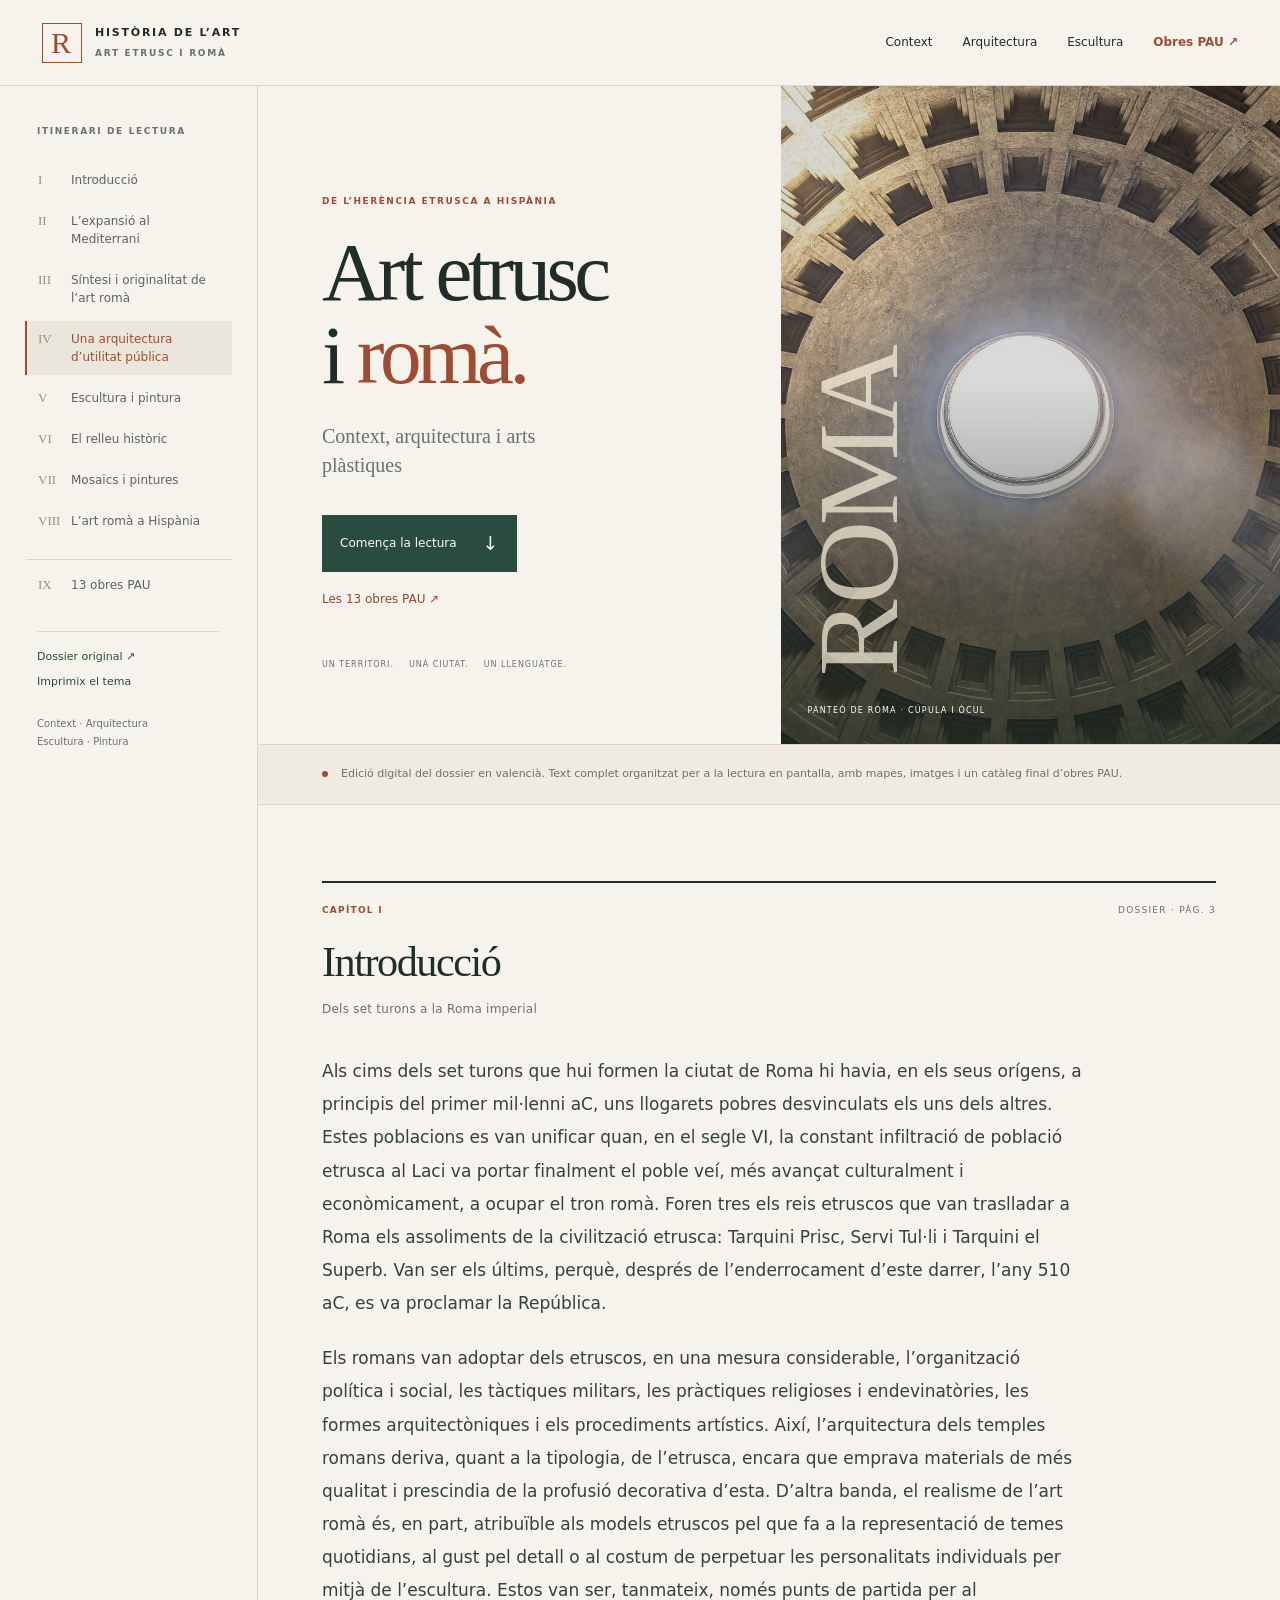
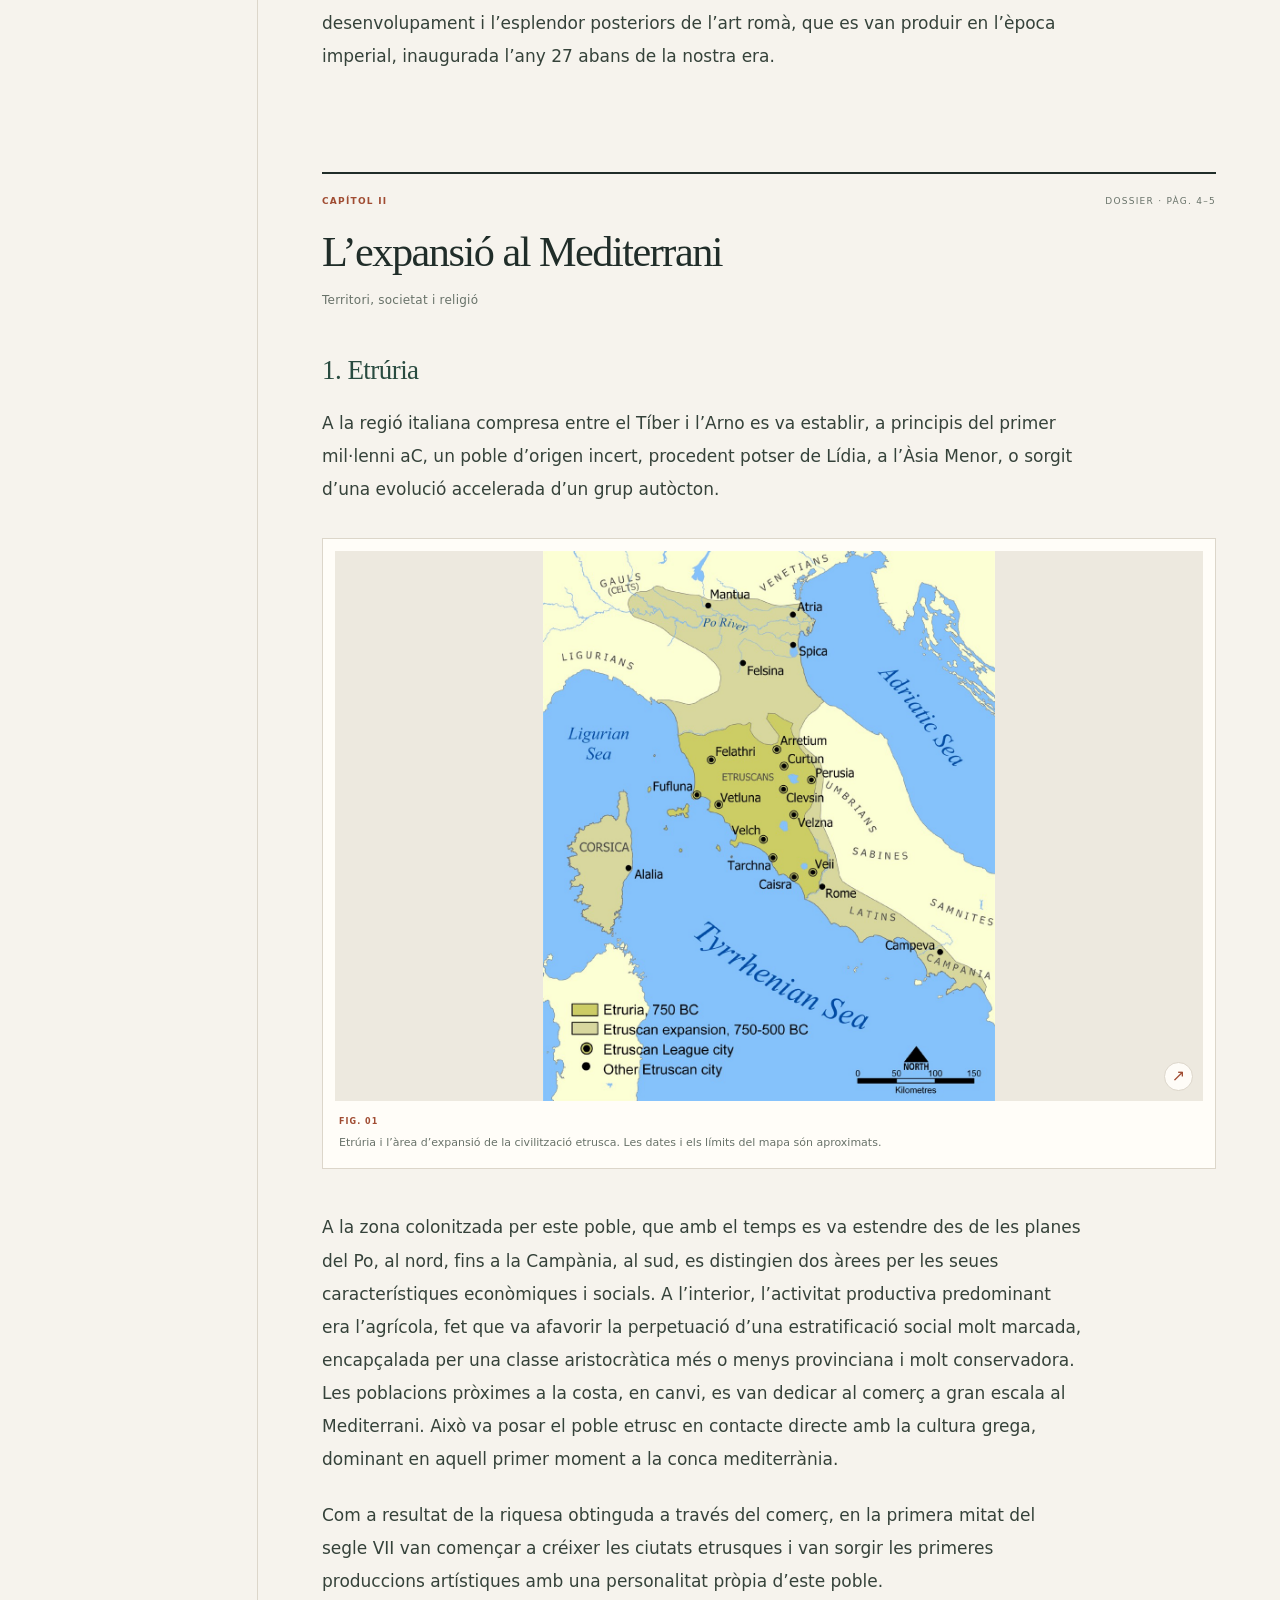
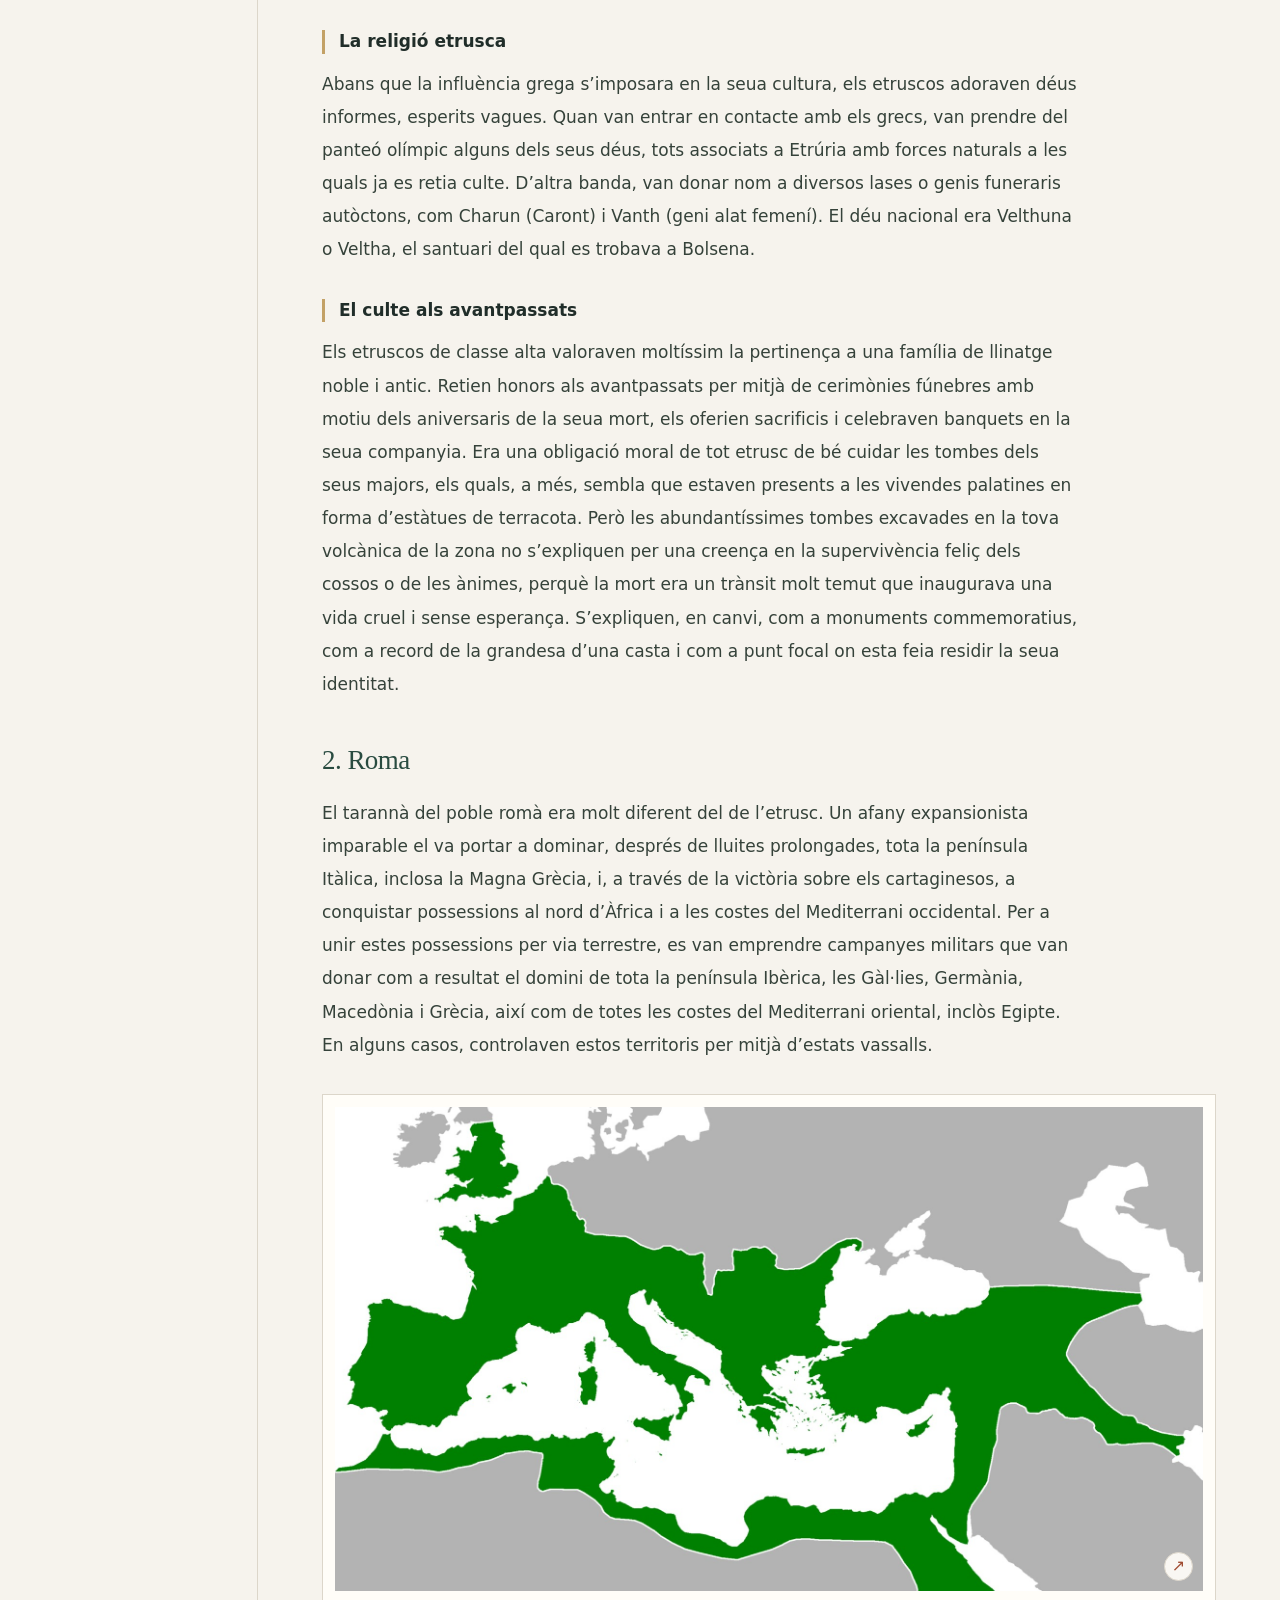
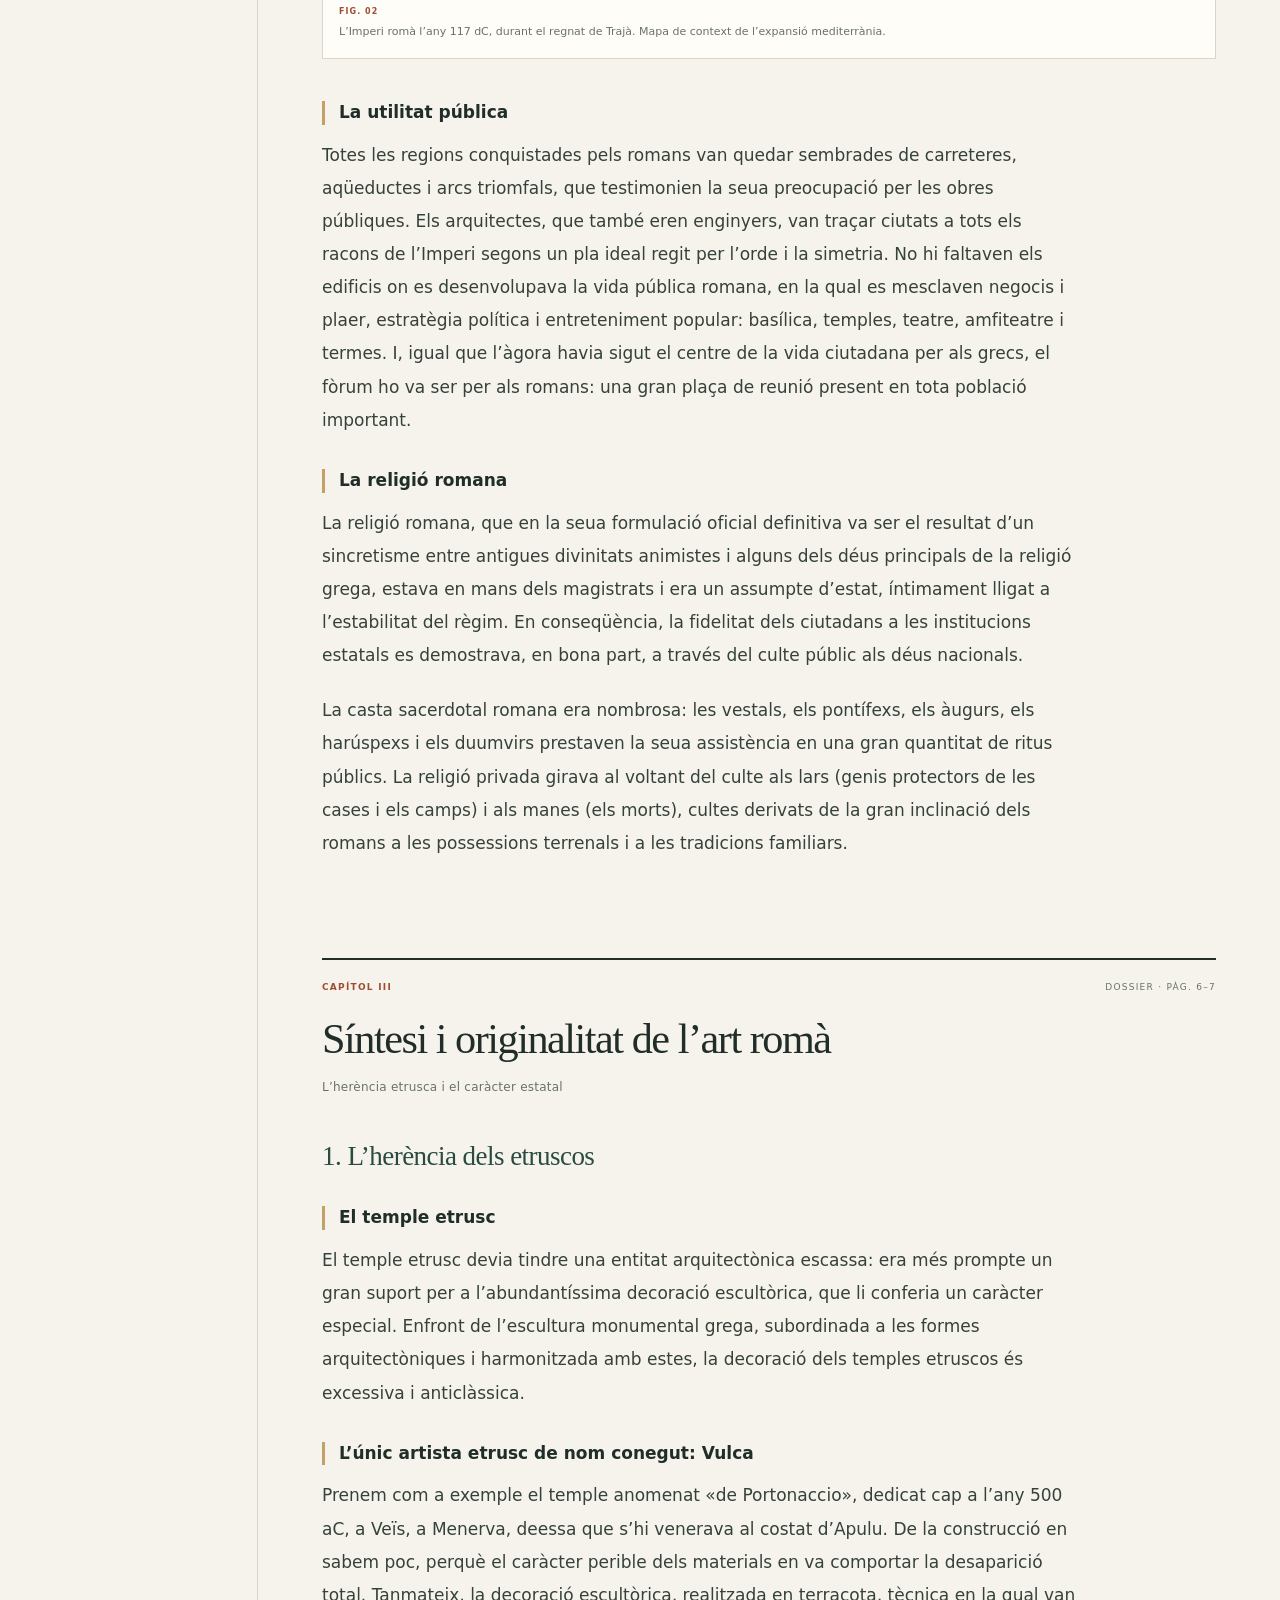
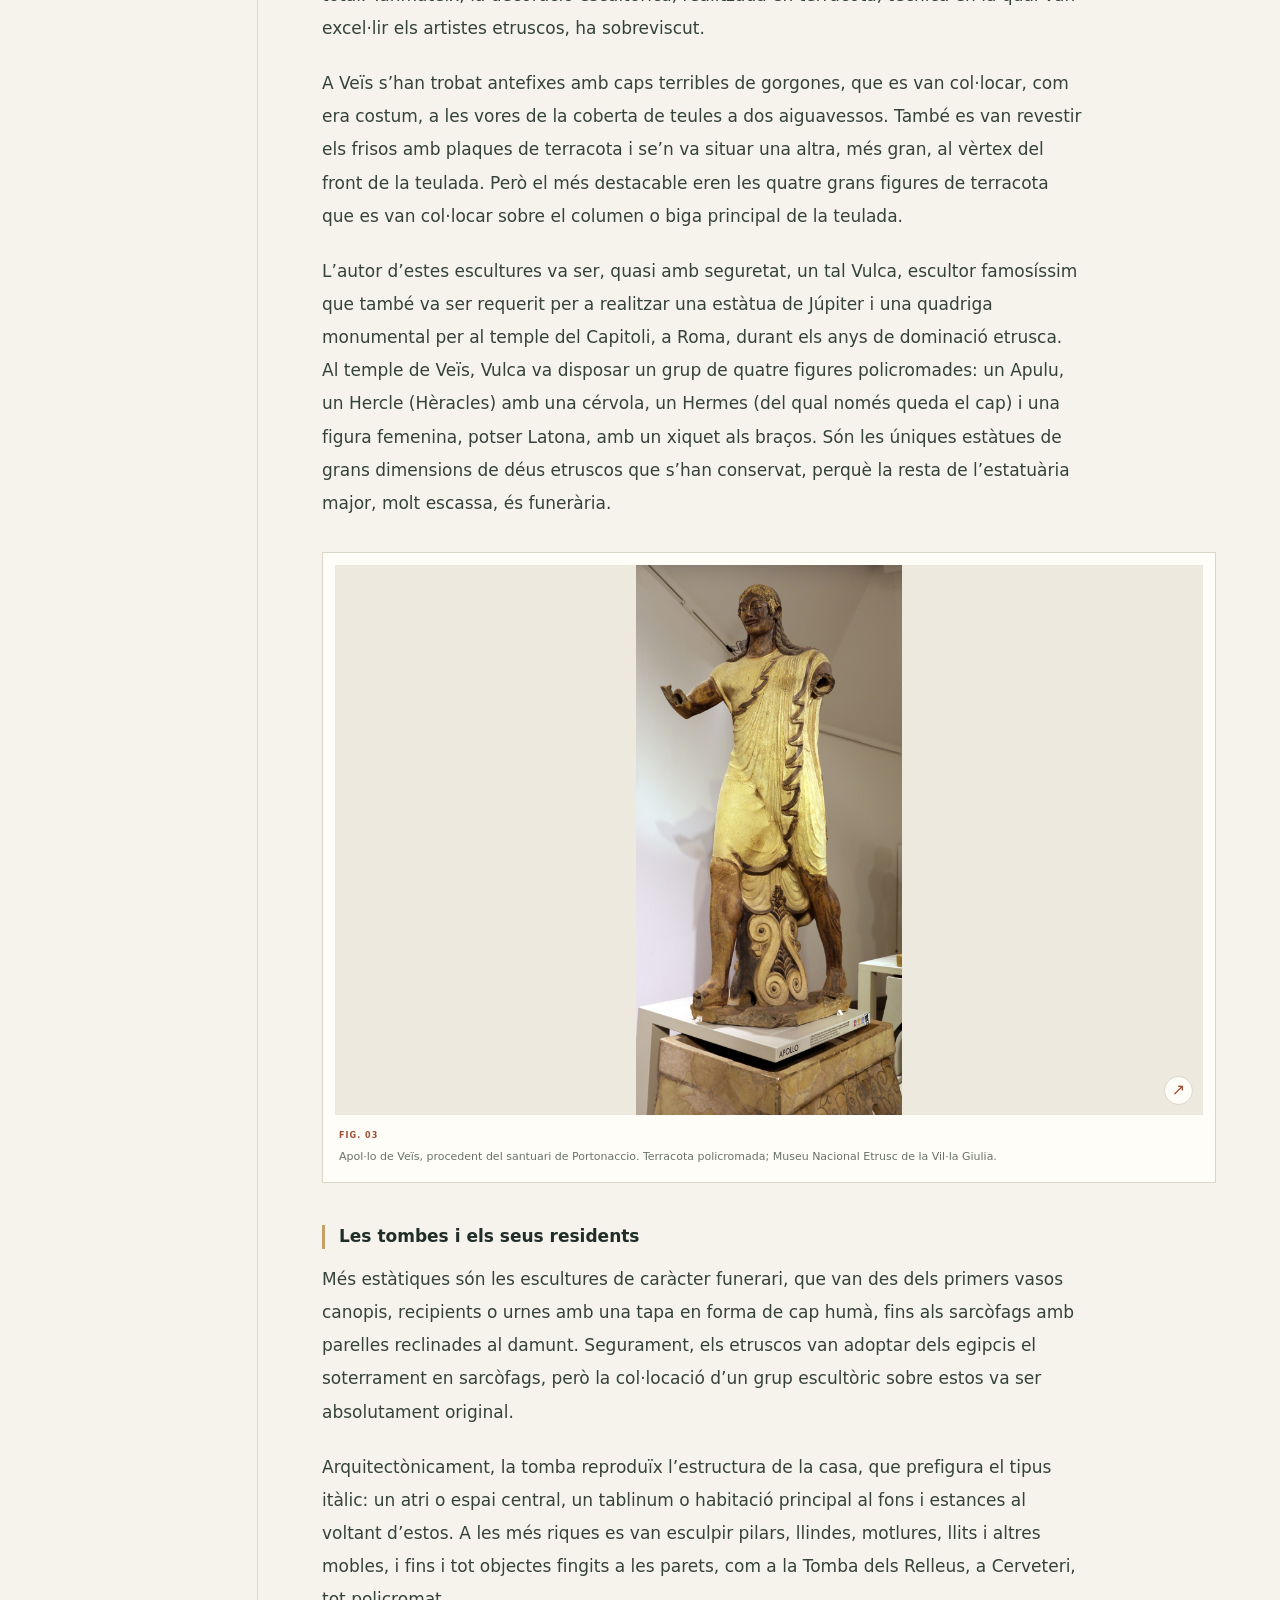
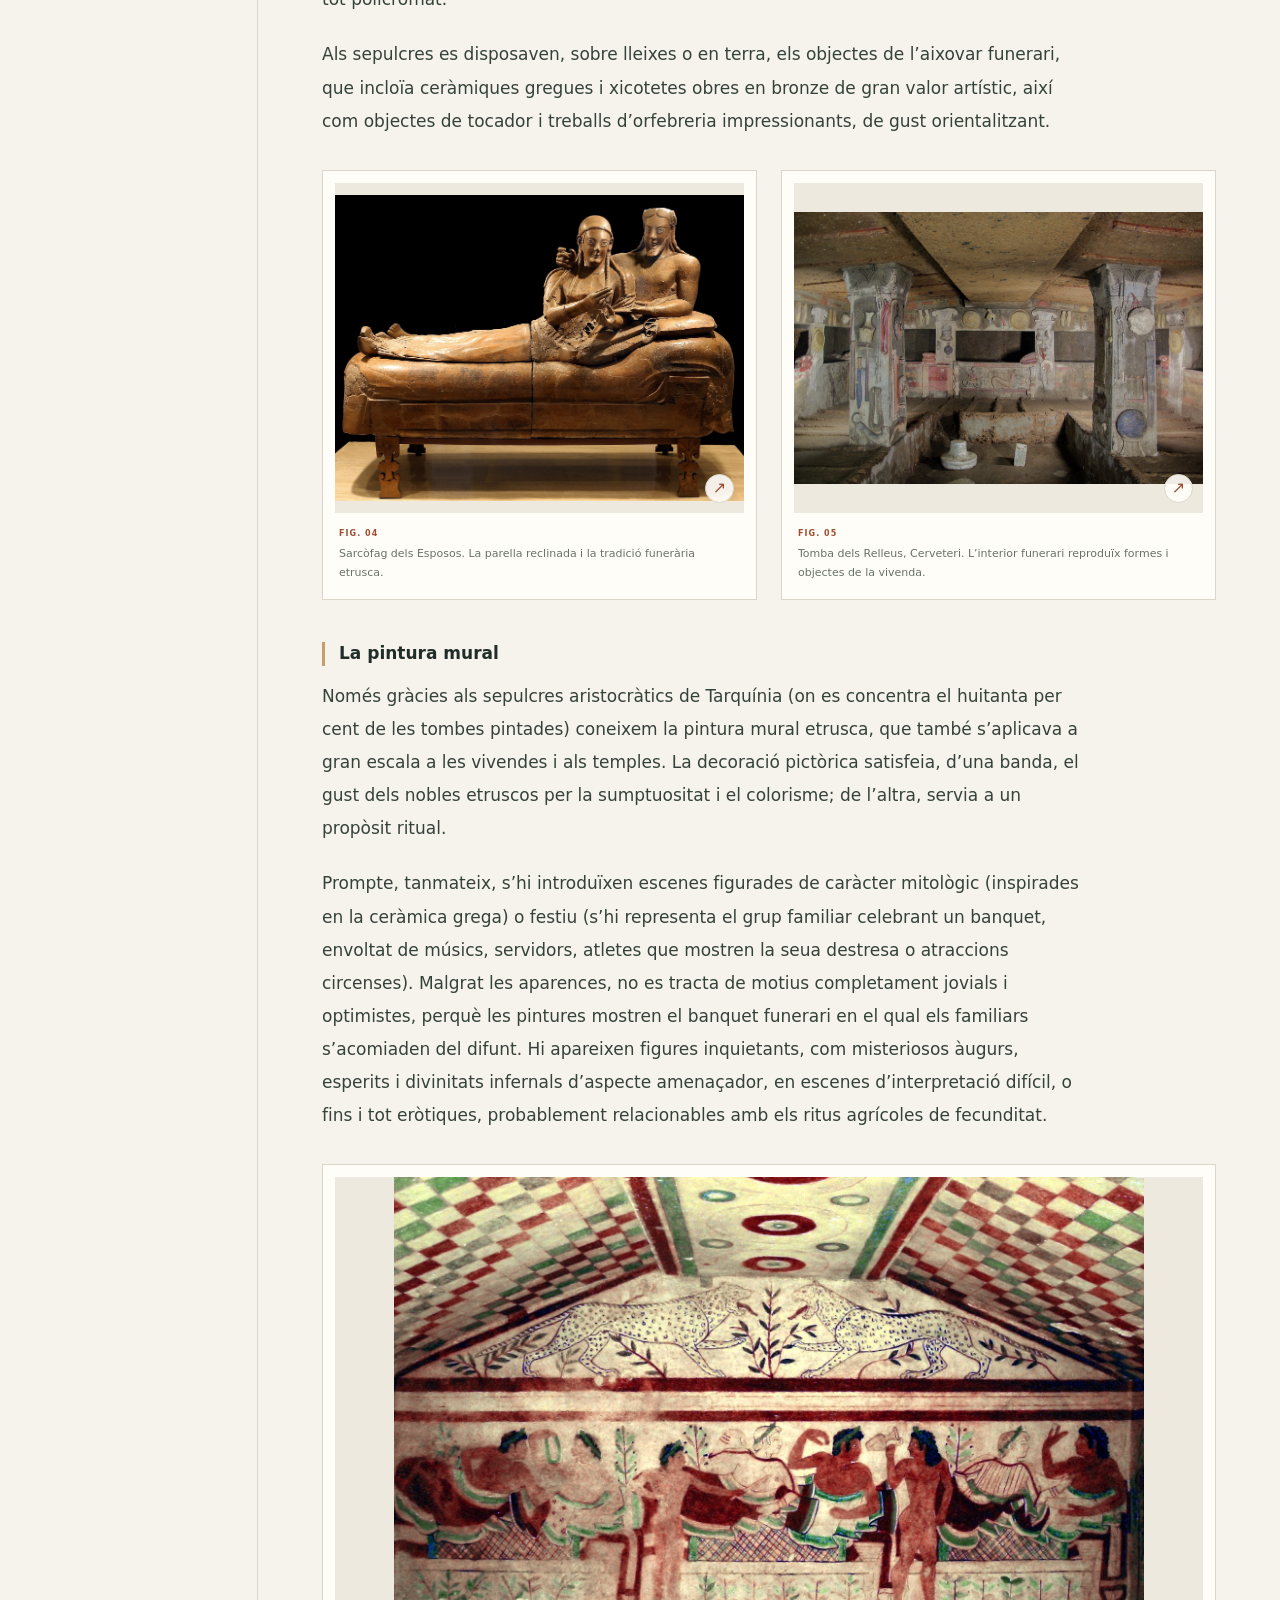
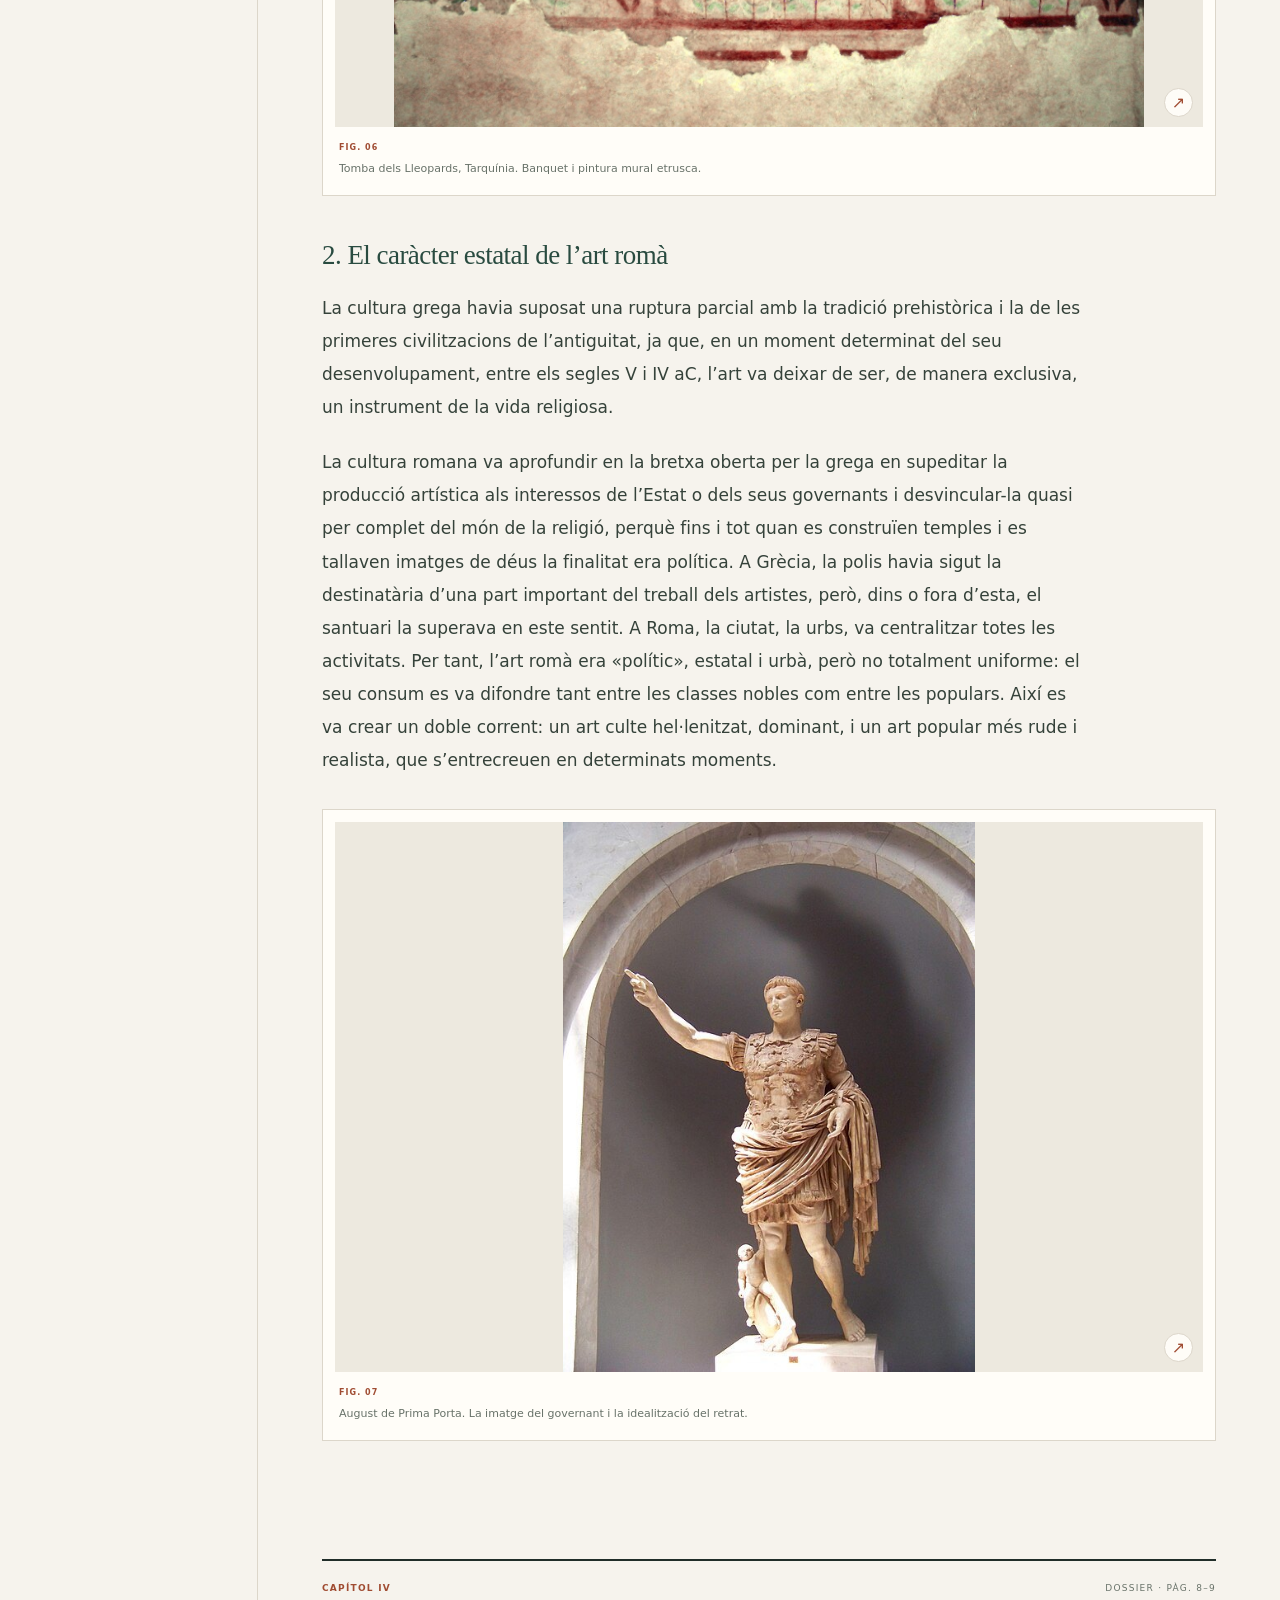
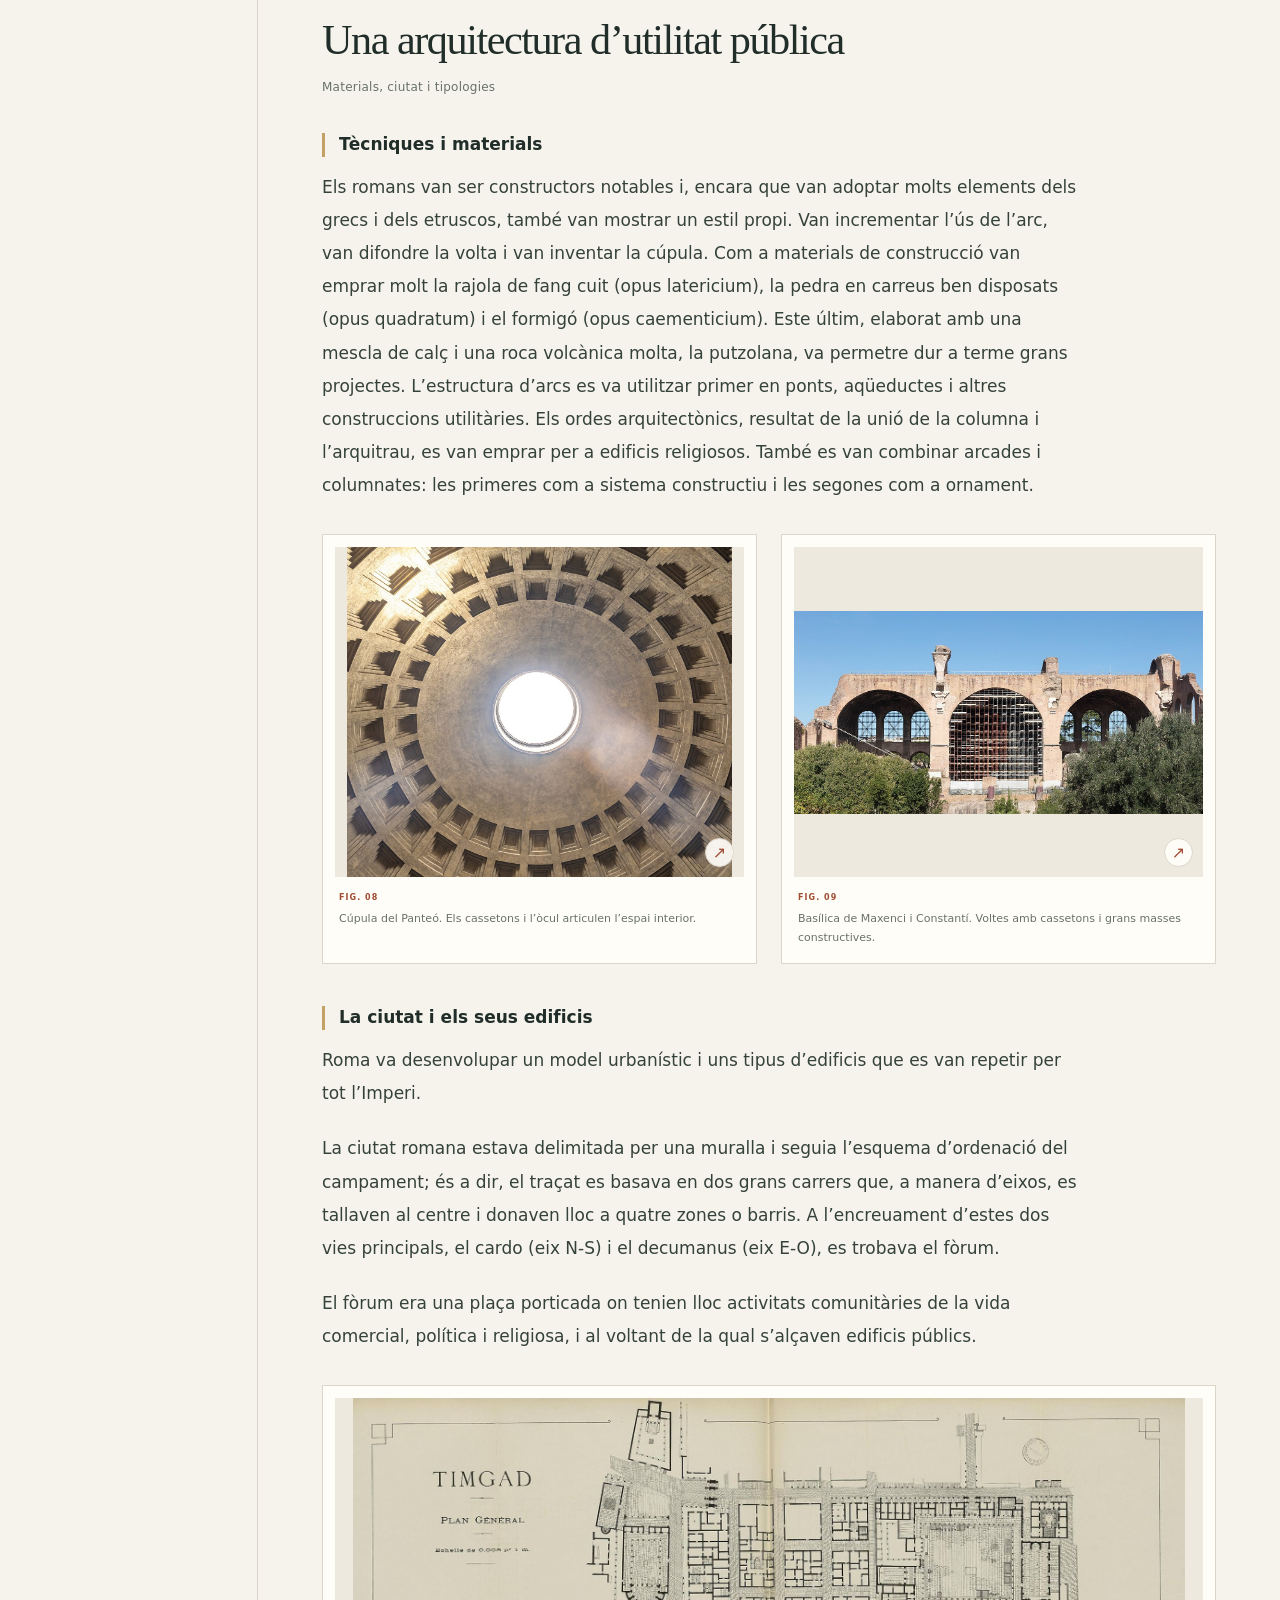
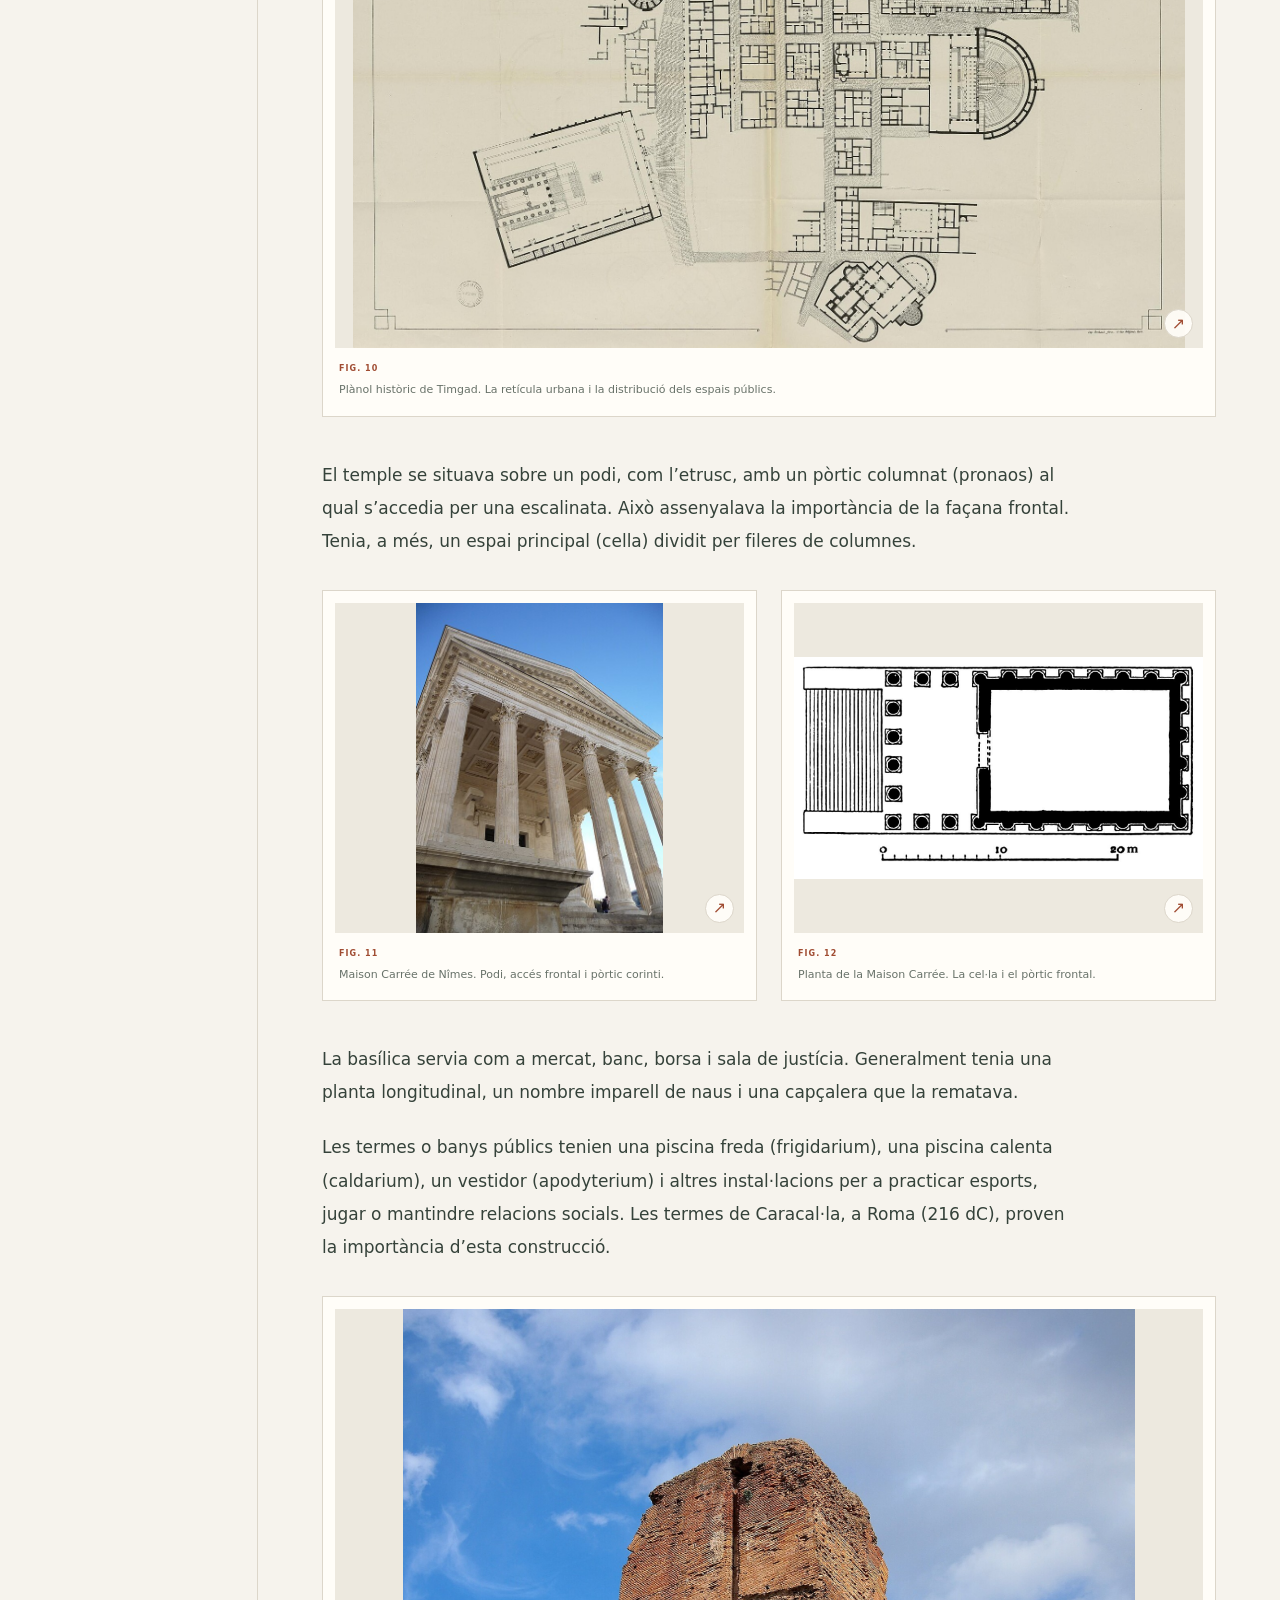
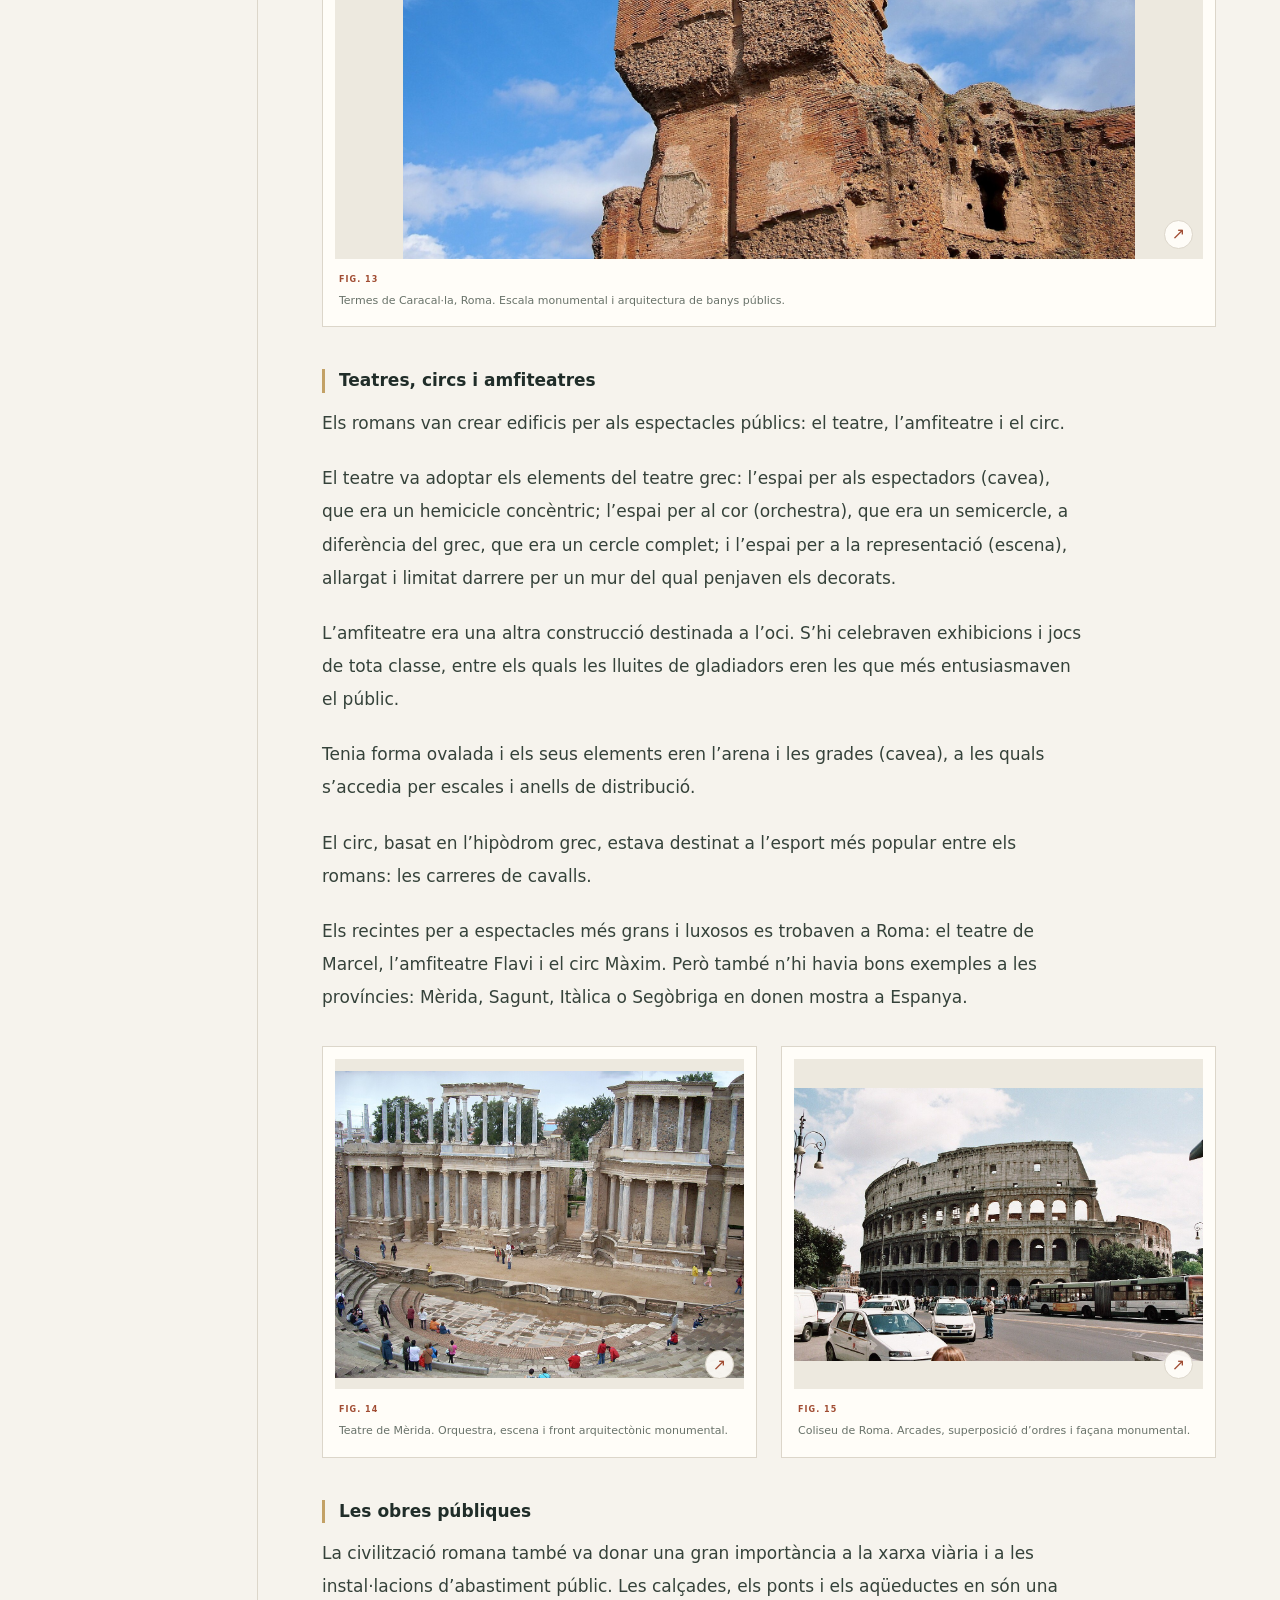
<file: index.html>
<!doctype html><html lang="ca-valencia"><head><meta charset="utf-8"><meta name="viewport" content="width=device-width,initial-scale=1"><meta name="description" content="Art etrusc i romà: text complet del dossier en valencià, mapes, arquitectura, escultura, pintura i 13 obres PAU amb galeries ampliables."><meta name="theme-color" content="#202d29"><title>Art etrusc i romà · Història de l’Art</title><link rel="stylesheet" href="assets/css/pau.css"><link rel="stylesheet" href="assets/css/site.css"><script src="assets/js/galeries-pau.js" defer></script><script src="assets/js/site.js" defer></script></head><body><a class="skip-link" href="#lectura">Ves al contingut</a><div class="reading-progress" aria-hidden="true"><span id="reading-progress"></span></div><header class="masthead"><a class="site-brand" href="#inici"><span class="brand-emblem" aria-hidden="true">R</span><span>HISTÒRIA DE L’ART<small>ART ETRUSC I ROMÀ</small></span></a><nav aria-label="Navegació ràpida"><a href="#context">Context</a><a href="#arquitectura">Arquitectura</a><a href="#escultura">Escultura</a><a href="#obres">Obres PAU ↗</a></nav><button class="menu-toggle" id="menu-toggle" type="button" aria-expanded="false" aria-controls="chapter-nav">Índex ☰</button></header><div class="site-layout"><aside class="sidebar"><div class="sidebar-inner"><p class="toc-label">ITINERARI DE LECTURA</p><nav id="chapter-nav" aria-label="Índex del tema"><a href="#introduccio" data-section="introduccio"><span>I</span>Introducció</a><a href="#context" data-section="context"><span>II</span>L’expansió al Mediterrani</a><a href="#herencia" data-section="herencia"><span>III</span>Síntesi i originalitat de l’art romà</a><a href="#arquitectura" data-section="arquitectura"><span>IV</span>Una arquitectura d’utilitat pública</a><a href="#escultura" data-section="escultura"><span>V</span>Escultura i pintura</a><a href="#relleu" data-section="relleu"><span>VI</span>El relleu històric</a><a href="#mosaics" data-section="mosaics"><span>VII</span>Mosaics i pintures</a><a href="#hispania" data-section="hispania"><span>VIII</span>L’art romà a Hispània</a><a href="#obres" data-section="obres"><span>IX</span>13 obres PAU</a></nav><div class="sidebar-tools"><a href="assets/docs/dossier-original.pdf" target="_blank" rel="noopener">Dossier original ↗</a><button type="button" id="print-document">Imprimix el tema</button></div><p class="sidebar-foot">Context · Arquitectura<br>Escultura · Pintura</p></div></aside><main class="site-main" id="lectura"><section class="cover" id="inici"><div class="cover-copy"><p class="overline">DE L’HERÈNCIA ETRUSCA A HISPÀNIA</p><h1>Art etrusc<br>i <em>romà.</em></h1><p class="cover-subtitle">Context, arquitectura i arts plàstiques</p><div class="cover-actions"><a class="primary-link" href="#introduccio">Comença la lectura <span>↓</span></a><a class="text-link" href="#obres">Les 13 obres PAU ↗</a></div><div class="cover-caption"><span>UN TERRITORI.</span><span>UNA CIUTAT.</span><span>UN LLENGUATGE.</span></div></div><figure class="cover-image"><img src="assets/img/pau-06.jpg" width="1280" height="1095" alt="Interior de la cúpula del Panteó de Roma, amb l’òcul central"><figcaption>PANTEÓ DE ROMA · CÚPULA I ÒCUL</figcaption><span class="cover-roman" aria-hidden="true">ROMA</span></figure></section><div class="edition-note"><span class="edition-dot" aria-hidden="true"></span><p>Edició digital del dossier en valencià. Text complet organitzat per a la lectura en pantalla, amb mapes, imatges i un catàleg final d’obres PAU.</p></div><section class="chapter" id="introduccio" data-chapter><header class="chapter-head"><div class="chapter-kicker"><span>CAPÍTOL I</span><span>DOSSIER · PÀG. 3</span></div><h2 class="dossier-text" data-block="0">Introducció</h2><p class="chapter-deck">Dels set turons a la Roma imperial</p></header><div class="chapter-content"><p class="dossier-text" data-block="1" data-page="3">Als cims dels set turons que hui formen la ciutat de Roma hi havia, en els seus orígens, a principis del primer mil·lenni aC, uns llogarets pobres desvinculats els uns dels altres. Estes poblacions es van unificar quan, en el segle VI, la constant infiltració de població etrusca al Laci va portar finalment el poble veí, més avançat culturalment i econòmicament, a ocupar el tron romà. Foren tres els reis etruscos que van traslladar a Roma els assoliments de la civilització etrusca: Tarquini Prisc, Servi Tul·li i Tarquini el Superb. Van ser els últims, perquè, després de l’enderrocament d’este darrer, l’any 510 aC, es va proclamar la República.</p><p class="dossier-text" data-block="2" data-page="3">Els romans van adoptar dels etruscos, en una mesura considerable, l’organització política i social, les tàctiques militars, les pràctiques religioses i endevinatòries, les formes arquitectòniques i els procediments artístics. Així, l’arquitectura dels temples romans deriva, quant a la tipologia, de l’etrusca, encara que emprava materials de més qualitat i prescindia de la profusió decorativa d’esta. D’altra banda, el realisme de l’art romà és, en part, atribuïble als models etruscos pel que fa a la representació de temes quotidians, al gust pel detall o al costum de perpetuar les personalitats individuals per mitjà de l’escultura. Estos van ser, tanmateix, només punts de partida per al desenvolupament i l’esplendor posteriors de l’art romà, que es van produir en l’època imperial, inaugurada l’any 27 abans de la nostra era.</p></div></section><section class="chapter" id="context" data-chapter><header class="chapter-head"><div class="chapter-kicker"><span>CAPÍTOL II</span><span>DOSSIER · PÀG. 4–5</span></div><h2 class="dossier-text" data-block="3">L’expansió al Mediterrani</h2><p class="chapter-deck">Territori, societat i religió</p></header><div class="chapter-content"><h3 class="dossier-text subheading" data-block="4" data-page="4">1. Etrúria</h3><p class="dossier-text" data-block="5" data-page="4">A la regió italiana compresa entre el Tíber i l’Arno es va establir, a principis del primer mil·lenni aC, un poble d’origen incert, procedent potser de Lídia, a l’Àsia Menor, o sorgit d’una evolució accelerada d’un grup autòcton.</p><div class="editorial-gallery single"><figure class="editorial-figure"><button class="zoom-image" type="button" data-work="context" data-caption="Etrúria i l’àrea d’expansió de la civilització etrusca. Les dates i els límits del mapa són aproximats." aria-label="Amplia: Etrúria i l’àrea d’expansió de la civilització etrusca. Les dates i els límits del mapa són aproximats."><img src="assets/img/etruria-map.jpg" width="994" height="1208" alt="Etrúria i l’àrea d’expansió de la civilització etrusca. Les dates i els límits del mapa són aproximats." loading="lazy" decoding="async"><span class="zoom-badge" aria-hidden="true">↗</span></button><figcaption><span class="figure-number">FIG. 01</span>Etrúria i l’àrea d’expansió de la civilització etrusca. Les dates i els límits del mapa són aproximats.</figcaption></figure></div><p class="dossier-text" data-block="6" data-page="4">A la zona colonitzada per este poble, que amb el temps es va estendre des de les planes del Po, al nord, fins a la Campània, al sud, es distingien dos àrees per les seues característiques econòmiques i socials. A l’interior, l’activitat productiva predominant era l’agrícola, fet que va afavorir la perpetuació d’una estratificació social molt marcada, encapçalada per una classe aristocràtica més o menys provinciana i molt conservadora. Les poblacions pròximes a la costa, en canvi, es van dedicar al comerç a gran escala al Mediterrani. Això va posar el poble etrusc en contacte directe amb la cultura grega, dominant en aquell primer moment a la conca mediterrània.</p><p class="dossier-text" data-block="7" data-page="4">Com a resultat de la riquesa obtinguda a través del comerç, en la primera mitat del segle VII van començar a créixer les ciutats etrusques i van sorgir les primeres produccions artístiques amb una personalitat pròpia d’este poble.</p><h4 class="dossier-text subheading" data-block="8" data-page="4">La religió etrusca</h4><p class="dossier-text" data-block="9" data-page="4">Abans que la influència grega s’imposara en la seua cultura, els etruscos adoraven déus informes, esperits vagues. Quan van entrar en contacte amb els grecs, van prendre del panteó olímpic alguns dels seus déus, tots associats a Etrúria amb forces naturals a les quals ja es retia culte. D’altra banda, van donar nom a diversos lases o genis funeraris autòctons, com Charun (Caront) i Vanth (geni alat femení). El déu nacional era Velthuna o Veltha, el santuari del qual es trobava a Bolsena.</p><h4 class="dossier-text subheading" data-block="10" data-page="4">El culte als avantpassats</h4><p class="dossier-text" data-block="11" data-page="4">Els etruscos de classe alta valoraven moltíssim la pertinença a una família de llinatge noble i antic. Retien honors als avantpassats per mitjà de cerimònies fúnebres amb motiu dels aniversaris de la seua mort, els oferien sacrificis i celebraven banquets en la seua companyia. Era una obligació moral de tot etrusc de bé cuidar les tombes dels seus majors, els quals, a més, sembla que estaven presents a les vivendes palatines en forma d’estàtues de terracota. Però les abundantíssimes tombes excavades en la tova volcànica de la zona no s’expliquen per una creença en la supervivència feliç dels cossos o de les ànimes, perquè la mort era un trànsit molt temut que inaugurava una vida cruel i sense esperança. S’expliquen, en canvi, com a monuments commemoratius, com a record de la grandesa d’una casta i com a punt focal on esta feia residir la seua identitat.</p><h3 class="dossier-text subheading" data-block="12" data-page="5">2. Roma</h3><p class="dossier-text" data-block="13" data-page="5">El tarannà del poble romà era molt diferent del de l’etrusc. Un afany expansionista imparable el va portar a dominar, després de lluites prolongades, tota la península Itàlica, inclosa la Magna Grècia, i, a través de la victòria sobre els cartaginesos, a conquistar possessions al nord d’Àfrica i a les costes del Mediterrani occidental. Per a unir estes possessions per via terrestre, es van emprendre campanyes militars que van donar com a resultat el domini de tota la península Ibèrica, les Gàl·lies, Germània, Macedònia i Grècia, així com de totes les costes del Mediterrani oriental, inclòs Egipte. En alguns casos, controlaven estos territoris per mitjà d’estats vassalls.</p><div class="editorial-gallery single"><figure class="editorial-figure"><button class="zoom-image" type="button" data-work="context" data-caption="L’Imperi romà l’any 117 dC, durant el regnat de Trajà. Mapa de context de l’expansió mediterrània." aria-label="Amplia: L’Imperi romà l’any 117 dC, durant el regnat de Trajà. Mapa de context de l’expansió mediterrània."><img src="assets/img/empire-map.jpg" width="1800" height="1003" alt="L’Imperi romà l’any 117 dC, durant el regnat de Trajà. Mapa de context de l’expansió mediterrània." loading="lazy" decoding="async"><span class="zoom-badge" aria-hidden="true">↗</span></button><figcaption><span class="figure-number">FIG. 02</span>L’Imperi romà l’any 117 dC, durant el regnat de Trajà. Mapa de context de l’expansió mediterrània.</figcaption></figure></div><h4 class="dossier-text subheading" data-block="14" data-page="5">La utilitat pública</h4><p class="dossier-text" data-block="15" data-page="5">Totes les regions conquistades pels romans van quedar sembrades de carreteres, aqüeductes i arcs triomfals, que testimonien la seua preocupació per les obres públiques. Els arquitectes, que també eren enginyers, van traçar ciutats a tots els racons de l’Imperi segons un pla ideal regit per l’orde i la simetria. No hi faltaven els edificis on es desenvolupava la vida pública romana, en la qual es mesclaven negocis i plaer, estratègia política i entreteniment popular: basílica, temples, teatre, amfiteatre i termes. I, igual que l’àgora havia sigut el centre de la vida ciutadana per als grecs, el fòrum ho va ser per als romans: una gran plaça de reunió present en tota població important.</p><h4 class="dossier-text subheading" data-block="16" data-page="5">La religió romana</h4><p class="dossier-text" data-block="17" data-page="5">La religió romana, que en la seua formulació oficial definitiva va ser el resultat d’un sincretisme entre antigues divinitats animistes i alguns dels déus principals de la religió grega, estava en mans dels magistrats i era un assumpte d’estat, íntimament lligat a l’estabilitat del règim. En conseqüència, la fidelitat dels ciutadans a les institucions estatals es demostrava, en bona part, a través del culte públic als déus nacionals.</p><p class="dossier-text" data-block="18" data-page="5">La casta sacerdotal romana era nombrosa: les vestals, els pontífexs, els àugurs, els harúspexs i els duumvirs prestaven la seua assistència en una gran quantitat de ritus públics. La religió privada girava al voltant del culte als lars (genis protectors de les cases i els camps) i als manes (els morts), cultes derivats de la gran inclinació dels romans a les possessions terrenals i a les tradicions familiars.</p></div></section><section class="chapter" id="herencia" data-chapter><header class="chapter-head"><div class="chapter-kicker"><span>CAPÍTOL III</span><span>DOSSIER · PÀG. 6–7</span></div><h2 class="dossier-text" data-block="19">Síntesi i originalitat de l’art romà</h2><p class="chapter-deck">L’herència etrusca i el caràcter estatal</p></header><div class="chapter-content"><h3 class="dossier-text subheading" data-block="20" data-page="6">1. L’herència dels etruscos</h3><h4 class="dossier-text subheading" data-block="21" data-page="6">El temple etrusc</h4><p class="dossier-text" data-block="22" data-page="6">El temple etrusc devia tindre una entitat arquitectònica escassa: era més prompte un gran suport per a l’abundantíssima decoració escultòrica, que li conferia un caràcter especial. Enfront de l’escultura monumental grega, subordinada a les formes arquitectòniques i harmonitzada amb estes, la decoració dels temples etruscos és excessiva i anticlàssica.</p><h4 class="dossier-text subheading" data-block="23" data-page="6">L’únic artista etrusc de nom conegut: Vulca</h4><p class="dossier-text" data-block="24" data-page="6">Prenem com a exemple el temple anomenat «de Portonaccio», dedicat cap a l’any 500 aC, a Veïs, a Menerva, deessa que s’hi venerava al costat d’Apulu. De la construcció en sabem poc, perquè el caràcter perible dels materials en va comportar la desaparició total. Tanmateix, la decoració escultòrica, realitzada en terracota, tècnica en la qual van excel·lir els artistes etruscos, ha sobreviscut.</p><p class="dossier-text" data-block="25" data-page="6">A Veïs s’han trobat antefixes amb caps terribles de gorgones, que es van col·locar, com era costum, a les vores de la coberta de teules a dos aiguavessos. També es van revestir els frisos amb plaques de terracota i se’n va situar una altra, més gran, al vèrtex del front de la teulada. Però el més destacable eren les quatre grans figures de terracota que es van col·locar sobre el columen o biga principal de la teulada.</p><p class="dossier-text" data-block="26" data-page="6">L’autor d’estes escultures va ser, quasi amb seguretat, un tal Vulca, escultor famosíssim que també va ser requerit per a realitzar una estàtua de Júpiter i una quadriga monumental per al temple del Capitoli, a Roma, durant els anys de dominació etrusca. Al temple de Veïs, Vulca va disposar un grup de quatre figures policromades: un Apulu, un Hercle (Hèracles) amb una cérvola, un Hermes (del qual només queda el cap) i una figura femenina, potser Latona, amb un xiquet als braços. Són les úniques estàtues de grans dimensions de déus etruscos que s’han conservat, perquè la resta de l’estatuària major, molt escassa, és funerària.</p><div class="editorial-gallery single"><figure class="editorial-figure"><button class="zoom-image" type="button" data-work="herencia" data-caption="Apol·lo de Veïs, procedent del santuari de Portonaccio. Terracota policromada; Museu Nacional Etrusc de la Vil·la Giulia." aria-label="Amplia: Apol·lo de Veïs, procedent del santuari de Portonaccio. Terracota policromada; Museu Nacional Etrusc de la Vil·la Giulia."><img src="assets/img/apollo.jpg" width="869" height="1800" alt="Apol·lo de Veïs, procedent del santuari de Portonaccio. Terracota policromada; Museu Nacional Etrusc de la Vil·la Giulia." loading="lazy" decoding="async"><span class="zoom-badge" aria-hidden="true">↗</span></button><figcaption><span class="figure-number">FIG. 03</span>Apol·lo de Veïs, procedent del santuari de Portonaccio. Terracota policromada; Museu Nacional Etrusc de la Vil·la Giulia.</figcaption></figure></div><h4 class="dossier-text subheading" data-block="27" data-page="6">Les tombes i els seus residents</h4><p class="dossier-text" data-block="28" data-page="6">Més estàtiques són les escultures de caràcter funerari, que van des dels primers vasos canopis, recipients o urnes amb una tapa en forma de cap humà, fins als sarcòfags amb parelles reclinades al damunt. Segurament, els etruscos van adoptar dels egipcis el soterrament en sarcòfags, però la col·locació d’un grup escultòric sobre estos va ser absolutament original.</p><p class="dossier-text" data-block="29" data-page="6">Arquitectònicament, la tomba reproduïx l’estructura de la casa, que prefigura el tipus itàlic: un atri o espai central, un tablinum o habitació principal al fons i estances al voltant d’estos. A les més riques es van esculpir pilars, llindes, motlures, llits i altres mobles, i fins i tot objectes fingits a les parets, com a la Tomba dels Relleus, a Cerveteri, tot policromat.</p><p class="dossier-text" data-block="30" data-page="7">Als sepulcres es disposaven, sobre lleixes o en terra, els objectes de l’aixovar funerari, que incloïa ceràmiques gregues i xicotetes obres en bronze de gran valor artístic, així com objectes de tocador i treballs d’orfebreria impressionants, de gust orientalitzant.</p><div class="editorial-gallery pair"><figure class="editorial-figure"><button class="zoom-image" type="button" data-work="herencia" data-caption="Sarcòfag dels Esposos. La parella reclinada i la tradició funerària etrusca." aria-label="Amplia: Sarcòfag dels Esposos. La parella reclinada i la tradició funerària etrusca."><img src="assets/img/sarcophagus.jpg" width="1800" height="1350" alt="Sarcòfag dels Esposos. La parella reclinada i la tradició funerària etrusca." loading="lazy" decoding="async"><span class="zoom-badge" aria-hidden="true">↗</span></button><figcaption><span class="figure-number">FIG. 04</span>Sarcòfag dels Esposos. La parella reclinada i la tradició funerària etrusca.</figcaption></figure><figure class="editorial-figure"><button class="zoom-image" type="button" data-work="herencia" data-caption="Tomba dels Relleus, Cerveteri. L’interior funerari reproduïx formes i objectes de la vivenda." aria-label="Amplia: Tomba dels Relleus, Cerveteri. L’interior funerari reproduïx formes i objectes de la vivenda."><img src="assets/img/tomb.jpg" width="1800" height="1200" alt="Tomba dels Relleus, Cerveteri. L’interior funerari reproduïx formes i objectes de la vivenda." loading="lazy" decoding="async"><span class="zoom-badge" aria-hidden="true">↗</span></button><figcaption><span class="figure-number">FIG. 05</span>Tomba dels Relleus, Cerveteri. L’interior funerari reproduïx formes i objectes de la vivenda.</figcaption></figure></div><h4 class="dossier-text subheading" data-block="31" data-page="7">La pintura mural</h4><p class="dossier-text" data-block="32" data-page="7">Només gràcies als sepulcres aristocràtics de Tarquínia (on es concentra el huitanta per cent de les tombes pintades) coneixem la pintura mural etrusca, que també s’aplicava a gran escala a les vivendes i als temples. La decoració pictòrica satisfeia, d’una banda, el gust dels nobles etruscos per la sumptuositat i el colorisme; de l’altra, servia a un propòsit ritual.</p><p class="dossier-text" data-block="33" data-page="7">Prompte, tanmateix, s’hi introduïxen escenes figurades de caràcter mitològic (inspirades en la ceràmica grega) o festiu (s’hi representa el grup familiar celebrant un banquet, envoltat de músics, servidors, atletes que mostren la seua destresa o atraccions circenses). Malgrat les aparences, no es tracta de motius completament jovials i optimistes, perquè les pintures mostren el banquet funerari en el qual els familiars s’acomiaden del difunt. Hi apareixen figures inquietants, com misteriosos àugurs, esperits i divinitats infernals d’aspecte amenaçador, en escenes d’interpretació difícil, o fins i tot eròtiques, probablement relacionables amb els ritus agrícoles de fecunditat.</p><div class="editorial-gallery single"><figure class="editorial-figure"><button class="zoom-image" type="button" data-work="herencia" data-caption="Tomba dels Lleopards, Tarquínia. Banquet i pintura mural etrusca." aria-label="Amplia: Tomba dels Lleopards, Tarquínia. Banquet i pintura mural etrusca."><img src="assets/img/painting-etruscan.jpg" width="1544" height="1131" alt="Tomba dels Lleopards, Tarquínia. Banquet i pintura mural etrusca." loading="lazy" decoding="async"><span class="zoom-badge" aria-hidden="true">↗</span></button><figcaption><span class="figure-number">FIG. 06</span>Tomba dels Lleopards, Tarquínia. Banquet i pintura mural etrusca.</figcaption></figure></div><h3 class="dossier-text subheading" data-block="34" data-page="7">2. El caràcter estatal de l’art romà</h3><p class="dossier-text" data-block="35" data-page="7">La cultura grega havia suposat una ruptura parcial amb la tradició prehistòrica i la de les primeres civilitzacions de l’antiguitat, ja que, en un moment determinat del seu desenvolupament, entre els segles V i IV aC, l’art va deixar de ser, de manera exclusiva, un instrument de la vida religiosa.</p><p class="dossier-text" data-block="36" data-page="7">La cultura romana va aprofundir en la bretxa oberta per la grega en supeditar la producció artística als interessos de l’Estat o dels seus governants i desvincular-la quasi per complet del món de la religió, perquè fins i tot quan es construïen temples i es tallaven imatges de déus la finalitat era política. A Grècia, la polis havia sigut la destinatària d’una part important del treball dels artistes, però, dins o fora d’esta, el santuari la superava en este sentit. A Roma, la ciutat, la urbs, va centralitzar totes les activitats. Per tant, l’art romà era «polític», estatal i urbà, però no totalment uniforme: el seu consum es va difondre tant entre les classes nobles com entre les populars. Així es va crear un doble corrent: un art culte hel·lenitzat, dominant, i un art popular més rude i realista, que s’entrecreuen en determinats moments.</p><div class="editorial-gallery single"><figure class="editorial-figure"><button class="zoom-image" type="button" data-work="herencia" data-caption="August de Prima Porta. La imatge del governant i la idealització del retrat." aria-label="Amplia: August de Prima Porta. La imatge del governant i la idealització del retrat."><img src="assets/img/pau-22.jpg" width="500" height="667" alt="August de Prima Porta. La imatge del governant i la idealització del retrat." loading="lazy" decoding="async"><span class="zoom-badge" aria-hidden="true">↗</span></button><figcaption><span class="figure-number">FIG. 07</span>August de Prima Porta. La imatge del governant i la idealització del retrat.</figcaption></figure></div></div></section><section class="chapter" id="arquitectura" data-chapter><header class="chapter-head"><div class="chapter-kicker"><span>CAPÍTOL IV</span><span>DOSSIER · PÀG. 8–9</span></div><h2 class="dossier-text" data-block="37">Una arquitectura d’utilitat pública</h2><p class="chapter-deck">Materials, ciutat i tipologies</p></header><div class="chapter-content"><h4 class="dossier-text subheading" data-block="38" data-page="8">Tècniques i materials</h4><p class="dossier-text" data-block="39" data-page="8">Els romans van ser constructors notables i, encara que van adoptar molts elements dels grecs i dels etruscos, també van mostrar un estil propi. Van incrementar l’ús de l’arc, van difondre la volta i van inventar la cúpula. Com a materials de construcció van emprar molt la rajola de fang cuit (opus latericium), la pedra en carreus ben disposats (opus quadratum) i el formigó (opus caementicium). Este últim, elaborat amb una mescla de calç i una roca volcànica molta, la putzolana, va permetre dur a terme grans projectes. L’estructura d’arcs es va utilitzar primer en ponts, aqüeductes i altres construccions utilitàries. Els ordes arquitectònics, resultat de la unió de la columna i l’arquitrau, es van emprar per a edificis religiosos. També es van combinar arcades i columnates: les primeres com a sistema constructiu i les segones com a ornament.</p><div class="editorial-gallery pair"><figure class="editorial-figure"><button class="zoom-image" type="button" data-work="arquitectura" data-caption="Cúpula del Panteó. Els cassetons i l’òcul articulen l’espai interior." aria-label="Amplia: Cúpula del Panteó. Els cassetons i l’òcul articulen l’espai interior."><img src="assets/img/pau-06.jpg" width="1280" height="1095" alt="Cúpula del Panteó. Els cassetons i l’òcul articulen l’espai interior." loading="lazy" decoding="async"><span class="zoom-badge" aria-hidden="true">↗</span></button><figcaption><span class="figure-number">FIG. 08</span>Cúpula del Panteó. Els cassetons i l’òcul articulen l’espai interior.</figcaption></figure><figure class="editorial-figure"><button class="zoom-image" type="button" data-work="arquitectura" data-caption="Basílica de Maxenci i Constantí. Voltes amb cassetons i grans masses constructives." aria-label="Amplia: Basílica de Maxenci i Constantí. Voltes amb cassetons i grans masses constructives."><img src="assets/img/pau-12.jpg" width="1280" height="637" alt="Basílica de Maxenci i Constantí. Voltes amb cassetons i grans masses constructives." loading="lazy" decoding="async"><span class="zoom-badge" aria-hidden="true">↗</span></button><figcaption><span class="figure-number">FIG. 09</span>Basílica de Maxenci i Constantí. Voltes amb cassetons i grans masses constructives.</figcaption></figure></div><h4 class="dossier-text subheading" data-block="40" data-page="8">La ciutat i els seus edificis</h4><p class="dossier-text" data-block="41" data-page="8">Roma va desenvolupar un model urbanístic i uns tipus d’edificis que es van repetir per tot l’Imperi.</p><p class="dossier-text" data-block="42" data-page="8">La ciutat romana estava delimitada per una muralla i seguia l’esquema d’ordenació del campament; és a dir, el traçat es basava en dos grans carrers que, a manera d’eixos, es tallaven al centre i donaven lloc a quatre zones o barris. A l’encreuament d’estes dos vies principals, el cardo (eix N-S) i el decumanus (eix E-O), es trobava el fòrum.</p><p class="dossier-text" data-block="43" data-page="8">El fòrum era una plaça porticada on tenien lloc activitats comunitàries de la vida comercial, política i religiosa, i al voltant de la qual s’alçaven edificis públics.</p><div class="editorial-gallery single"><figure class="editorial-figure"><button class="zoom-image" type="button" data-work="arquitectura" data-caption="Plànol històric de Timgad. La retícula urbana i la distribució dels espais públics." aria-label="Amplia: Plànol històric de Timgad. La retícula urbana i la distribució dels espais públics."><img src="assets/img/urban-plan.jpg" width="1800" height="1191" alt="Plànol històric de Timgad. La retícula urbana i la distribució dels espais públics." loading="lazy" decoding="async"><span class="zoom-badge" aria-hidden="true">↗</span></button><figcaption><span class="figure-number">FIG. 10</span>Plànol històric de Timgad. La retícula urbana i la distribució dels espais públics.</figcaption></figure></div><p class="dossier-text" data-block="44" data-page="8">El temple se situava sobre un podi, com l’etrusc, amb un pòrtic columnat (pronaos) al qual s’accedia per una escalinata. Això assenyalava la importància de la façana frontal. Tenia, a més, un espai principal (cella) dividit per fileres de columnes.</p><div class="editorial-gallery pair"><figure class="editorial-figure"><button class="zoom-image" type="button" data-work="arquitectura" data-caption="Maison Carrée de Nîmes. Podi, accés frontal i pòrtic corinti." aria-label="Amplia: Maison Carrée de Nîmes. Podi, accés frontal i pòrtic corinti."><img src="assets/img/pau-01.jpg" width="500" height="667" alt="Maison Carrée de Nîmes. Podi, accés frontal i pòrtic corinti." loading="lazy" decoding="async"><span class="zoom-badge" aria-hidden="true">↗</span></button><figcaption><span class="figure-number">FIG. 11</span>Maison Carrée de Nîmes. Podi, accés frontal i pòrtic corinti.</figcaption></figure><figure class="editorial-figure"><button class="zoom-image" type="button" data-work="arquitectura" data-caption="Planta de la Maison Carrée. La cel·la i el pòrtic frontal." aria-label="Amplia: Planta de la Maison Carrée. La cel·la i el pòrtic frontal."><img src="assets/img/pau-02.jpg" width="1200" height="650" alt="Planta de la Maison Carrée. La cel·la i el pòrtic frontal." loading="lazy" decoding="async"><span class="zoom-badge" aria-hidden="true">↗</span></button><figcaption><span class="figure-number">FIG. 12</span>Planta de la Maison Carrée. La cel·la i el pòrtic frontal.</figcaption></figure></div><p class="dossier-text" data-block="45" data-page="8">La basílica servia com a mercat, banc, borsa i sala de justícia. Generalment tenia una planta longitudinal, un nombre imparell de naus i una capçalera que la rematava.</p><p class="dossier-text" data-block="46" data-page="8">Les termes o banys públics tenien una piscina freda (frigidarium), una piscina calenta (caldarium), un vestidor (apodyterium) i altres instal·lacions per a practicar esports, jugar o mantindre relacions socials. Les termes de Caracal·la, a Roma (216 dC), proven la importància d’esta construcció.</p><div class="editorial-gallery single"><figure class="editorial-figure"><button class="zoom-image" type="button" data-work="arquitectura" data-caption="Termes de Caracal·la, Roma. Escala monumental i arquitectura de banys públics." aria-label="Amplia: Termes de Caracal·la, Roma. Escala monumental i arquitectura de banys públics."><img src="assets/img/caracalla.jpg" width="1800" height="1351" alt="Termes de Caracal·la, Roma. Escala monumental i arquitectura de banys públics." loading="lazy" decoding="async"><span class="zoom-badge" aria-hidden="true">↗</span></button><figcaption><span class="figure-number">FIG. 13</span>Termes de Caracal·la, Roma. Escala monumental i arquitectura de banys públics.</figcaption></figure></div><h4 class="dossier-text subheading" data-block="47" data-page="8">Teatres, circs i amfiteatres</h4><p class="dossier-text" data-block="48" data-page="8">Els romans van crear edificis per als espectacles públics: el teatre, l’amfiteatre i el circ.</p><p class="dossier-text" data-block="49" data-page="8">El teatre va adoptar els elements del teatre grec: l’espai per als espectadors (cavea), que era un hemicicle concèntric; l’espai per al cor (orchestra), que era un semicercle, a diferència del grec, que era un cercle complet; i l’espai per a la representació (escena), allargat i limitat darrere per un mur del qual penjaven els decorats.</p><p class="dossier-text" data-block="50" data-page="8">L’amfiteatre era una altra construcció destinada a l’oci. S’hi celebraven exhibicions i jocs de tota classe, entre els quals les lluites de gladiadors eren les que més entusiasmaven el públic.</p><p class="dossier-text" data-block="51" data-page="9">Tenia forma ovalada i els seus elements eren l’arena i les grades (cavea), a les quals s’accedia per escales i anells de distribució.</p><p class="dossier-text" data-block="52" data-page="9">El circ, basat en l’hipòdrom grec, estava destinat a l’esport més popular entre els romans: les carreres de cavalls.</p><p class="dossier-text" data-block="53" data-page="9">Els recintes per a espectacles més grans i luxosos es trobaven a Roma: el teatre de Marcel, l’amfiteatre Flavi i el circ Màxim. Però també n’hi havia bons exemples a les províncies: Mèrida, Sagunt, Itàlica o Segòbriga en donen mostra a Espanya.</p><div class="editorial-gallery pair"><figure class="editorial-figure"><button class="zoom-image" type="button" data-work="arquitectura" data-caption="Teatre de Mèrida. Orquestra, escena i front arquitectònic monumental." aria-label="Amplia: Teatre de Mèrida. Orquestra, escena i front arquitectònic monumental."><img src="assets/img/pau-07.jpg" width="1280" height="960" alt="Teatre de Mèrida. Orquestra, escena i front arquitectònic monumental." loading="lazy" decoding="async"><span class="zoom-badge" aria-hidden="true">↗</span></button><figcaption><span class="figure-number">FIG. 14</span>Teatre de Mèrida. Orquestra, escena i front arquitectònic monumental.</figcaption></figure><figure class="editorial-figure"><button class="zoom-image" type="button" data-work="arquitectura" data-caption="Coliseu de Roma. Arcades, superposició d’ordres i façana monumental." aria-label="Amplia: Coliseu de Roma. Arcades, superposició d’ordres i façana monumental."><img src="assets/img/pau-09.jpg" width="1280" height="853" alt="Coliseu de Roma. Arcades, superposició d’ordres i façana monumental." loading="lazy" decoding="async"><span class="zoom-badge" aria-hidden="true">↗</span></button><figcaption><span class="figure-number">FIG. 15</span>Coliseu de Roma. Arcades, superposició d’ordres i façana monumental.</figcaption></figure></div><h4 class="dossier-text subheading" data-block="54" data-page="9">Les obres públiques</h4><p class="dossier-text" data-block="55" data-page="9">La civilització romana també va donar una gran importància a la xarxa viària i a les instal·lacions d’abastiment públic. Les calçades, els ponts i els aqüeductes en són una mostra.</p><p class="dossier-text" data-block="56" data-page="9">A més dels edificis públics i de les obres públiques, hi ha un altre grup de construccions per les quals Roma també va mostrar interés: els monuments commemoratius, com l’arc de triomf i la columna.</p><p class="dossier-text" data-block="57" data-page="9">L’arc de triomf i la columna s’alçaven per a celebrar una victòria o un altre fet rellevant. Estos monuments van ser el suport en què els romans van donar compte d’ells mateixos i van crear així el relleu històric, com veurem més avant.</p><div class="editorial-gallery pair"><figure class="editorial-figure"><button class="zoom-image" type="button" data-work="arquitectura" data-caption="Pont d’Alcántara. Infraestructura, arc de mig punt i representació del poder." aria-label="Amplia: Pont d’Alcántara. Infraestructura, arc de mig punt i representació del poder."><img src="assets/img/pau-14.jpg" width="1280" height="848" alt="Pont d’Alcántara. Infraestructura, arc de mig punt i representació del poder." loading="lazy" decoding="async"><span class="zoom-badge" aria-hidden="true">↗</span></button><figcaption><span class="figure-number">FIG. 16</span>Pont d’Alcántara. Infraestructura, arc de mig punt i representació del poder.</figcaption></figure><figure class="editorial-figure"><button class="zoom-image" type="button" data-work="arquitectura" data-caption="Aqüeducte de Segòvia. Dos pisos d’arcs per a salvar el desnivell del terreny." aria-label="Amplia: Aqüeducte de Segòvia. Dos pisos d’arcs per a salvar el desnivell del terreny."><img src="assets/img/pau-16.jpg" width="960" height="640" alt="Aqüeducte de Segòvia. Dos pisos d’arcs per a salvar el desnivell del terreny." loading="lazy" decoding="async"><span class="zoom-badge" aria-hidden="true">↗</span></button><figcaption><span class="figure-number">FIG. 17</span>Aqüeducte de Segòvia. Dos pisos d’arcs per a salvar el desnivell del terreny.</figcaption></figure></div><h4 class="dossier-text subheading" data-block="58" data-page="9">Les residències privades</h4><p class="dossier-text" data-block="59" data-page="9">Finalment queden els edificis privats, situats a la ciutat o al camp. Hi destaquen la casa d’atri, les cases de veïnat, la vil·la rural i la vil·la suburbana.</p><p class="dossier-text" data-block="60" data-page="9">La casa d’atri era una vivenda urbana per a un únic propietari. Les habitacions es disposaven al voltant d’un atri que tenia els aiguavessos de les cobertes inclinats cap a dins per a conduir l’aigua de pluja fins a l’estany (compluvium) del sòl. Entre les habitacions destacava la sala de recepció (triclinium), situada en un dels costats menors de l’atri i comunicada també amb el jardí. Este es trobava a la part posterior i estava envoltat de columnes (peristil).</p><p class="dossier-text" data-block="61" data-page="9">Les cases de veïnat (insulae) solien ser de lloguer i eren el resultat de l’especulació del sòl i de la formació d’un proletariat urbà. Tenien diversos pisos i un pati de llums substituïa l’atri.</p><p class="dossier-text" data-block="62" data-page="9">La vil·la rural era el centre d’una explotació agrícola o ramadera. Encara que les ciutats van ser els centres principals on es va desenvolupar la vida romana, la vil·la rural va tindre una importància considerable: la consolidació de les conquistes militars es va organitzar a través del repartiment de terres entre els comandaments i els soldats que explotaven per a Roma les riqueses de la conca del Mediterrani. La forma i les dimensions de la vil·la depenien del volum i del tipus de producció, així com del paisatge on es trobava.</p><p class="dossier-text" data-block="63" data-page="9">La vil·la suburbana, situada als afores de la ciutat, obeïx sobretot a una moda aristocràtica. Horaci i Virgili havien cantat els plaers de la vida campestre, a la qual les classes benestants s’havien llançat amb entusiasme. Un dels tipus de vil·la suburbana és la vil·la de pòrtic, formada per un edifici rectangular precedit de pòrtics i flanquejat per dos pavellons eixints. La vil·la Adriana, construïda per l’emperador Adrià a Tívoli, prop de Roma; la Domus Aurea de Neró, de dimensions i sumptuositat asiàtiques; les més modestes Domus Flavia i Domus Augustana; la vil·la de Tiberi a Capri, o el palau fortificat de Dioclecià a Spalato en són alguns exemples.</p><div class="editorial-gallery single"><figure class="editorial-figure"><button class="zoom-image" type="button" data-work="arquitectura" data-caption="Esquema d’una domus romana: reconstrucció volumètrica i planta. La llegenda original identifica els espais." aria-label="Amplia: Esquema d’una domus romana: reconstrucció volumètrica i planta. La llegenda original identifica els espais."><img src="assets/img/domus.jpg" width="1485" height="1800" alt="Esquema d’una domus romana: reconstrucció volumètrica i planta. La llegenda original identifica els espais." loading="lazy" decoding="async"><span class="zoom-badge" aria-hidden="true">↗</span></button><figcaption><span class="figure-number">FIG. 18</span>Esquema d’una domus romana: reconstrucció volumètrica i planta. La llegenda original identifica els espais.</figcaption></figure></div></div></section><section class="chapter" id="escultura" data-chapter><header class="chapter-head"><div class="chapter-kicker"><span>CAPÍTOL V</span><span>DOSSIER · PÀG. 10–11</span></div><h2 class="dossier-text" data-block="64">Escultura i pintura. Un extraordinari «mobiliari urbà»</h2><p class="chapter-deck">El retrat, les efígies imperials i l’evolució de l’estatuària</p></header><div class="chapter-content"><p class="dossier-text" data-block="65" data-page="10">A la riquesa arquitectònica de Roma se sumava l’esplendor de les obres escultòriques i pictòriques que es repartien per tots els racons de la ciutat. En la seua Història natural, Plini el Vell, que va viure en el segle I de la nostra era, fa múltiples referències a esta passió dels romans per les estàtues, que es manifestava sobretot als espais públics, però també als privats, als atris i als jardins de les cases particulars.</p><p class="dossier-text" data-block="66" data-page="10">Sabem que els temples romans estaven envoltats d’estàtues i que, a les parts altes, es penjaven escuts amb retrats. Les pintures gregues, d’altra banda, s’exposaven als temples i al fòrum, i en diverses places s’alçaven obeliscs traslladats laboriosament des d’Egipte. Les funcions públiques de la pintura, a més, eren variades: citarem només dos exemples d’utilització propagandística proporcionats per Plini. Escipió l’Africà va situar al Capitoli un gran quadre que representava la seua victòria sobre els selèucides, i un general de les guerres púniques va explicar al fòrum les seues estratègies militars davant d’una pintura amb el plànol de la ciutat.</p><p class="dossier-text" data-block="67" data-page="10">Fins ara hem destacat la influència de la civilització grega en la cultura i les produccions artístiques romanes. Seria erroni considerar, tanmateix, l’art romà com una mera imitació del grec. Si bé és evident una certa continuïtat entre les formes, i fins i tot entre les idees gregues i romanes, cal constatar una diferència fonamental de caràcter. A Roma, les formes gregues, reelaborades, s’adapten a uns continguts ben diferents.</p><h4 class="dossier-text subheading" data-block="68" data-page="10">El retrat particular</h4><p class="dossier-text" data-block="69" data-page="10">El sistema religiós romà, amb la seua mescla de religió estatal i culte als avantpassats, va tindre conseqüències artístiques transcendents. Ja en època republicana era costum extraure màscares de cera dels rostres dels difunts, que es guardaven en un armari a l’atri de la vivenda familiar, present en totes les cases d’un cert llinatge. Les màscares, que presidien les cerimònies fúnebres, es conservaven com a memòria de la dignitat d’una família.</p><p class="dossier-text" data-block="70" data-page="10">En relació amb este caràcter de les imatges com a recordatori dels fets honrosos d’un ciutadà, cal esmentar una llei, el ius imaginum, promulgada, segons sembla, en els primers temps de Roma. Esta prohibia que es feren retratar aquells que no hagueren exercit càrrecs públics.</p><p class="dossier-text" data-block="71" data-page="10">D’això deriva una clara diferenciació entre l’estatuària laica grega i la romana: a Grècia tenien dret a immortalitzar-se en pedra els atletes semidivins vencedors en els jocs religiosos; a Roma, els funcionaris que hagueren demostrat la seua vàlua al servici de l’Estat.</p><div class="editorial-gallery single"><figure class="editorial-figure"><button class="zoom-image" type="button" data-work="escultura" data-caption="Retrat conegut com a Patrici Torlonia. Exemple del realisme del retrat romà." aria-label="Amplia: Retrat conegut com a Patrici Torlonia. Exemple del realisme del retrat romà."><img src="assets/img/portrait.jpg" width="420" height="585" alt="Retrat conegut com a Patrici Torlonia. Exemple del realisme del retrat romà." loading="lazy" decoding="async"><span class="zoom-badge" aria-hidden="true">↗</span></button><figcaption><span class="figure-number">FIG. 19</span>Retrat conegut com a Patrici Torlonia. Exemple del realisme del retrat romà.</figcaption></figure></div><h4 class="dossier-text subheading" data-block="72" data-page="10">Peculiaritats i evolució de l’estatuària romana</h4><p class="dossier-text" data-block="73" data-page="10">Les tendències estilístiques del retrat romà les van marcar, com era d’esperar, a través d’un mecanisme d’emulació, les efígies dels emperadors, que eren més que simples retrats. Es portaven a tots els racons de l’Imperi per a estimular la fidelitat dels súbdits i difondre així, geogràficament, estils i modes. A les zones més intensament romanitzades es contemplaven, especialment en els primers temps, com a divinitats a les quals es retia culte.</p><p class="dossier-text" data-block="74" data-page="11">És molt possible que esta consideració de les estàtues com a imatges divines decaiguera prompte, però va continuar formant part de la religió oficial romana. Les classes cultes, en qualsevol cas, imitaven en els seus retrats els dels emperadors i s’adherien al corrent hel·lenitzant que estos van sostindre fins a la crisi cultural que va marcar l’inici del Baix Imperi. Com ja s’ha apuntat, esta tendència es manifestava a través de la inspiració en els models grecs i, en conseqüència, d’una idealització considerable dels trets facials, que, no obstant això, continuaven sent recognoscibles. Convivia amb una altra de més popular o, en moments en què es reivindicava el passat republicà com a encarnació de les austeres virtuts romanes, més tradicionalista, en la qual l’afany realista es va portar, de vegades, als extrems.</p><p class="dossier-text" data-block="75" data-page="11">El decòrum romà va marcar una altra de les diferències respecte de les representacions escultòriques gregues: mentre que els grecs van preferir, ja des de l’arcaisme, el nu per a les figures masculines en un primer moment i també per a les femenines en el període hel·lenístic, a les estàtues i als relleus romans, especialment als retrats, les anatomies quedaven sempre o quasi sempre convenientment cobertes amb vestits. Des dels temps d’August, els emperadors es representaven amb armadures de guerra, en el seu paper de conquistadors i caps militars; amb túniques i togues, coberts fins al cap, quan assumien el de pontífex màxim, summe sacerdot de tots els cultes; o amb un mantell que deixava al descobert bona part del cos quan eren ells mateixos els divinitzats.</p><p class="dossier-text" data-block="76" data-page="11">En època de Juli Cèsar, durant els últims anys de la República, i seguint la tradició hel·lenística, els retrats atenien més l’expressió d’un tarannà, un ethos, el de conquistador diví i compendi de totes les virtuts d’un governant, que la representació dels trets individuals. Els emperadors de la família Júlia van seguir el model marcat pel filogrec August, inspirat en l’escultura del període clàssic grec.</p><p class="dossier-text" data-block="77" data-page="11">Amb Claudi i Neró es van començar a valorar els efectes pictòrics de llums i ombres, absents a les superfícies llises que s’havien emprat abans.</p><p class="dossier-text" data-block="78" data-page="11">Esta tendència es va intensificar amb les dinasties que es van rellevar posteriorment en el poder: els Flavis, els Antonins i els Severs, més realistes. Els seus artistes, a més, van mostrar una preocupació per l’expressió dels caràcters, encara que foren, fins a un cert punt, probablement estereotipats.</p><p class="dossier-text" data-block="79" data-page="11">Un dels Antonins, Marc Aureli, l’«emperador filòsof», va ser retratat en una escultura eqüestre en bronze, l’única conservada de les moltes que, segons Plini, hi havia a Roma. Miquel Àngel la va situar a la seua plaça del Campidoglio.</p><div class="editorial-gallery pair"><figure class="editorial-figure"><button class="zoom-image" type="button" data-work="escultura" data-caption="August de Prima Porta. La imatge del governant i la idealització del retrat." aria-label="Amplia: August de Prima Porta. La imatge del governant i la idealització del retrat."><img src="assets/img/pau-22.jpg" width="500" height="667" alt="August de Prima Porta. La imatge del governant i la idealització del retrat." loading="lazy" decoding="async"><span class="zoom-badge" aria-hidden="true">↗</span></button><figcaption><span class="figure-number">FIG. 20</span>August de Prima Porta. La imatge del governant i la idealització del retrat.</figcaption></figure><figure class="editorial-figure"><button class="zoom-image" type="button" data-work="escultura" data-caption="Estàtua eqüestre de Marc Aureli. Original conservat als Museus Capitolins." aria-label="Amplia: Estàtua eqüestre de Marc Aureli. Original conservat als Museus Capitolins."><img src="assets/img/pau-24.jpg" width="500" height="750" alt="Estàtua eqüestre de Marc Aureli. Original conservat als Museus Capitolins." loading="lazy" decoding="async"><span class="zoom-badge" aria-hidden="true">↗</span></button><figcaption><span class="figure-number">FIG. 21</span>Estàtua eqüestre de Marc Aureli. Original conservat als Museus Capitolins.</figcaption></figure></div><p class="dossier-text" data-block="80" data-page="11">En el segle III, amb l’emergència dels antics corrents populars, el retrat es va orientar cap a una simplificació geomètrica progressiva. El grup dels tetrarques, de l’època de Dioclecià, i, sobretot, els retrats de Constantí són el punt d’arribada d’esta tendència. La semblança física va deixar de ser l’objectiu perseguit pels escultors, que van tendir, potser per influència egípcia, a la formulació d’un tipus hieràtic, més expressiu i simbòlic que realista. Un model molt allunyat del classicisme grec més pur i prou pròxim a l’estètica medieval.</p><div class="editorial-gallery single"><figure class="editorial-figure"><button class="zoom-image" type="button" data-work="escultura" data-caption="Grup dels tetrarques, Venècia. Simplificació formal, frontalitat i poder compartit." aria-label="Amplia: Grup dels tetrarques, Venècia. Simplificació formal, frontalitat i poder compartit."><img src="assets/img/tetrarchs.jpg" width="1200" height="1800" alt="Grup dels tetrarques, Venècia. Simplificació formal, frontalitat i poder compartit." loading="lazy" decoding="async"><span class="zoom-badge" aria-hidden="true">↗</span></button><figcaption><span class="figure-number">FIG. 22</span>Grup dels tetrarques, Venècia. Simplificació formal, frontalitat i poder compartit.</figcaption></figure></div></div></section><section class="chapter" id="relleu" data-chapter><header class="chapter-head"><div class="chapter-kicker"><span>CAPÍTOL VI</span><span>DOSSIER · PÀG. 12–14</span></div><h2 class="dossier-text" data-block="81">El relleu històric</h2><p class="chapter-deck">Imatges, poder i memòria</p></header><div class="chapter-content"><p class="dossier-text" data-block="82" data-page="12">El caràcter propagandístic de l’art romà s’expressa amb més claredat en el gènere escultòric del relleu narratiu.</p><p class="dossier-text" data-block="83" data-page="12">Arcs triomfals, frisos arquitectònics, columnes i monuments de naturalesa diversa es van decorar, a partir del regnat d’August, amb escenes en les quals, a semblança dels relleus egipcis i mesopotàmics, els emperadors donaven a conéixer a la ciutadania, exclusivament a través de les imatges, les seues virtuts militars, polítiques o religioses. Esta glorificació dels governants a través del relleu escultòric no era, per tant, totalment nova, però sí que ho era el tractament, en diversos sentits.</p><p class="dossier-text" data-block="84" data-page="12">En primer lloc, la representació de les gestes es va tenyir de l’afany de realisme que va caracteritzar l’art romà. Així, les escenes incorporaven múltiples retrats, tipus racials i vestimentes regionals, o paisatges naturals i arquitectònics identificables. El governant ja no és un déu ni un Teseu o un Hèrcules, i les guerres ja no es transformen, en la narració escultòrica, en gigantomàquies o centauromàquies. Els enemics són ben reals i els camps de batalla no són mítics, sinó ben coneguts pels romans, alguns dels quals hi havien lluitat.</p><p class="dossier-text" data-block="85" data-page="12">D’altra banda, prompte va sorgir una inquietud per la ficció de l’espai en profunditat que va donar lloc a troballes tècniques interessants. Finalment, es va adoptar la narració continuada dels esdeveniments, i els conjunts escultòrics es van convertir en cròniques detallades de les campanyes.</p><p class="dossier-text" data-block="86" data-page="12">Els exemples més destacats de relleus narratius són l’Ara Pacis Augustae, l’arc de Titus i les columnes de Trajà i Marc Aureli.</p><h4 class="dossier-text subheading" data-block="87" data-page="12">L’Ara Pacis Augustae</h4><p class="dossier-text" data-block="88" data-page="12">L’any 13 aC, el Senat va manar construir l’Ara Pacis Augustae, un altar on «els magistrats, els sacerdots i les verges vestals feren un sacrifici anual» per a commemorar la pau que l’emperador August havia aconseguit imposar als dominis occidentals de l’Imperi.</p><p class="dossier-text" data-block="89" data-page="12">L’altar se situava dins d’un recinte xicotet, elevat sobre un pedestal i delimitat per un mur, on es van instal·lar plaques de marbre sobre les quals es va tallar el primer relleu narratiu de què tenim notícia.</p><p class="dossier-text" data-block="90" data-page="12">En este monument, construït en una època de forta influència hel·lenitzant, no s’han eliminat per complet les figures mitològiques. Així, hi apareix Eneas, pare de Iulus-Ascani, del qual descendia la gens Iulia a què pertanyia August, realitzant un sacrifici, al costat d’una representació de la deessa Ceres i del déu Mart al costat de la lloba que alletava Ròmul i Rem. Però, entre les figures de la processó, en actituds dignes i pausades, es reconeixen els retrats d’August, com a pontífex màxim, i de diversos membres de la seua família, així com dels seus dignataris. Davall d’estos, a la zona inferior al fris, es van esculpir multitud de formes vegetals i florals d’una delicadesa sense parangó en l’art romà. Representen els fruits de l’edat d’or que, segons el programa oficial secundat pels poetes, havia inaugurat August.</p><div class="editorial-gallery single"><figure class="editorial-figure"><button class="zoom-image" type="button" data-work="relleu" data-caption="Processó de l’Ara Pacis. Figures familiars, ordre cívic i programa polític augustal." aria-label="Amplia: Processó de l’Ara Pacis. Figures familiars, ordre cívic i programa polític augustal."><img src="assets/img/ara-pacis.jpg" width="1600" height="1200" alt="Processó de l’Ara Pacis. Figures familiars, ordre cívic i programa polític augustal." loading="lazy" decoding="async"><span class="zoom-badge" aria-hidden="true">↗</span></button><figcaption><span class="figure-number">FIG. 23</span>Processó de l’Ara Pacis. Figures familiars, ordre cívic i programa polític augustal.</figcaption></figure></div><h4 class="dossier-text subheading" data-block="91" data-page="13">L’arc de Titus</h4><p class="dossier-text" data-block="92" data-page="13">L’exemple següent de relleu històric el constituïxen els relleus que adornen l’arc que donava entrada al fòrum per l’est, anomenat de Titus, encara que el va construir el seu successor, Domicià. Durant el breu regnat de Titus, de només tres anys, del 79 al 81, es va produir l’erupció del Vesuvi, que va destruir Pompeia i Herculà. A més, Roma, assotada per la pesta, va patir un incendi important. Pel que fa a l’embelliment de la ciutat, es va acabar el Colosseu i es van construir unes termes que també porten el seu nom.</p><p class="dossier-text" data-block="93" data-page="13">Titus va ser, fonamentalment, un militar que va participar amb son pare, Vespasià, en les guerres de Germània i de Britània, i que va prendre amb ell Jerusalem. Així, com a general invicte, apareix als panells escultòrics del seu arc, situats al fris (entrada de Titus a Jerusalem l’any 70 dC), als carcanyols de l’arc (unes victòries alades), a l’interior (entrada triomfal de l’emperador a Roma i, davant d’ell, desfilada dels soldats amb el botí) i a l’intradós (ascensió al cel, sobre una àguila, de Titus, que ja havia mort quan es va erigir l’arc). La història s’entrellaça ací amb l’al·legoria.</p><p class="dossier-text" data-block="94" data-page="13">Quant al tractament escultòric, cal destacar la perícia tècnica i els avanços en la representació de l’espai dels escultors que van treballar a l’arc. A l’arc de Titus es marquen quatre plans de profunditat, prou ben resolts, i es creen contrastos intensos de llum. Encara més reeixits serien, pel que fa a la ficció de la visió en perspectiva, els relleus de Trajà i de Marc Aureli que Constantí va aprofitar al seu arc triomfal.</p><div class="editorial-gallery single"><figure class="editorial-figure"><button class="zoom-image" type="button" data-work="relleu" data-caption="Relleu del botí de Jerusalem, a l’arc de Titus. Profunditat i narració històrica." aria-label="Amplia: Relleu del botí de Jerusalem, a l’arc de Titus. Profunditat i narració històrica."><img src="assets/img/pau-26.jpg" width="960" height="640" alt="Relleu del botí de Jerusalem, a l’arc de Titus. Profunditat i narració històrica." loading="lazy" decoding="async"><span class="zoom-badge" aria-hidden="true">↗</span></button><figcaption><span class="figure-number">FIG. 24</span>Relleu del botí de Jerusalem, a l’arc de Titus. Profunditat i narració històrica.</figcaption></figure></div><h4 class="dossier-text subheading" data-block="95" data-page="13">La columna de Trajà</h4><p class="dossier-text" data-block="96" data-page="13">El monument romà més important, pel que fa a la decoració en relleu, és la columna de Trajà, que es va situar a la plaça que precedia el temple dedicat a l’emperador, al costat de la basílica Úlpia i entre les biblioteques grega i llatina. A la base d’esta columna, en una urna d’or, es van depositar les cendres de Trajà; per això, cal considerar-la, en certa manera, un monument funerari i commemoratiu. Hui corona la columna una estàtua de sant Pere, però, en origen, era el mateix Trajà qui contemplava la Ciutat Eterna des del cim.</p><p class="dossier-text" data-block="97" data-page="13">Els relleus es disposen en un fris en espiral que recorre tota l’altura de la columna, a imitació de les bandes que envoltaven les columnes dels temples durant les celebracions religioses o, potser, dels rotllos de papir il·lustrats.</p><p class="dossier-text" data-block="98" data-page="13">A la columna es representen les dos campanyes que Trajà va dur a terme entre els anys 101 i 107 contra els dacis, poble establit al nord del Danubi, com a part d’una política imperialista agressiva que el va portar a conquistar, a més, per a Roma, les que des d’aleshores serien les províncies d’Aràbia, Armènia, Assíria i Mesopotàmia. Amb una profunditat real molt escassa, de dos centímetres com a màxim, s’aconseguix un cert efecte de fuga en representar el paisatge a vista d’ocell i els fons gravant-los lleugerament en la pedra. Per a reforçar la impressió de relleu, a més, es va enfonsar el contorn de les figures amb un solc.</p><p class="dossier-text" data-block="99" data-page="13">Sobre la prodigiosa capacitat descriptiva i narrativa del conjunt, s’ha dit que Apol·lodor de Damasc, arquitecte de Trajà, el va acompanyar en les campanyes representades a la columna. Això li hauria permés observar tota la varietat d’escenaris i de tipus humans que hi queden reflectits, així com presenciar els preparatius bèl·lics i les lluites que s’hi escenifiquen, en les quals Trajà apareix retratat prop de seixanta vegades.</p><div class="editorial-gallery single"><figure class="editorial-figure"><button class="zoom-image" type="button" data-work="relleu" data-caption="Relleu de la columna de Trajà. La narració contínua en un fris helicoïdal." aria-label="Amplia: Relleu de la columna de Trajà. La narració contínua en un fris helicoïdal."><img src="assets/img/pau-28.jpg" width="500" height="667" alt="Relleu de la columna de Trajà. La narració contínua en un fris helicoïdal." loading="lazy" decoding="async"><span class="zoom-badge" aria-hidden="true">↗</span></button><figcaption><span class="figure-number">FIG. 25</span>Relleu de la columna de Trajà. La narració contínua en un fris helicoïdal.</figcaption></figure></div><h4 class="dossier-text subheading" data-block="100" data-page="14">La columna de Marc Aureli</h4><p class="dossier-text" data-block="101" data-page="14">Marc Aureli, l’autor estoic dels Soliloquis al qual ja hem fet referència a propòsit de la seua estàtua eqüestre, només succeir com a emperador son pare adoptiu, Antoní Pius, que al seu torn havia succeït Adrià, es va trobar amb una sèrie de revoltes, tant al Pròxim Orient com a la zona del Danubi. Estes el van portar a assumir de nou, probablement a pesar seu, el paper de gran militar victoriós.</p><p class="dossier-text" data-block="102" data-page="14">Com a commemoració dels seus triomfs contra els marcomans, l’any 196 es va erigir una columna que seguia molt de prop el model de la de Trajà. Però, malgrat esta semblança aparent, s’hi perceben diferències molt significatives. Les referències paisatgístiques són més succintes, amb un fons neutre en alguns trams del relleu, que guanya volum i crea efectes rics de llum i ombra. La narració és monòtona i es presta més atenció a l’expressió que a la descripció, centrada fonamentalment en la duresa del combat i les seues conseqüències, a l’estil oriental. En definitiva, a la columna de Marc Aureli es constata com l’art romà es va apartant, des de finals del segle II, del model classicista grec: en part, per una transformació espiritual progressiva i una pèrdua de confiança en els valors clàssics; i, en part, per la inseguretat derivada de l’amenaça que suposava l’empenta dels pobles bàrbars sobre els limes.</p><div class="editorial-gallery single"><figure class="editorial-figure"><button class="zoom-image" type="button" data-work="relleu" data-caption="Fris helicoïdal de la columna de Marc Aureli, Roma." aria-label="Amplia: Fris helicoïdal de la columna de Marc Aureli, Roma."><img src="assets/img/marcus-column-photo.jpg" width="1800" height="1200" alt="Fris helicoïdal de la columna de Marc Aureli, Roma." loading="lazy" decoding="async"><span class="zoom-badge" aria-hidden="true">↗</span></button><figcaption><span class="figure-number">FIG. 26</span>Fris helicoïdal de la columna de Marc Aureli, Roma.</figcaption></figure></div></div></section><section class="chapter" id="mosaics" data-chapter><header class="chapter-head"><div class="chapter-kicker"><span>CAPÍTOL VII</span><span>DOSSIER · PÀG. 14</span></div><h2 class="dossier-text" data-block="103">Mosaics i pintures</h2><p class="chapter-deck">La decoració dels interiors</p></header><div class="chapter-content"><p class="dossier-text" data-block="104" data-page="14">Disposem de prou testimonis literaris i arqueològics per a afirmar que als romans els agradava decorar profusament els interiors domèstics. Els sòls, especialment als vestíbuls i als atris, encara que també sovint a les habitacions, es revestien de mosaics fets amb xicotetes tessel·les de marbre, pedra, taulell o vidre acolorit, de vegades en blanc i negre i d’altres en colors, amb una intenció naturalista. En alguns casos eren geomètrics o tenien figures senzilles, sovint només els contorns, executats amb tessel·les més o menys grans (opus tessellatum). En altres casos formaven composicions figurades molt detallades i empraven fragments de colors minúsculs per a imitar l’efecte d’una pintura (opus vermiculatum).</p><p class="dossier-text" data-block="105" data-page="14">Als sòls es representaven escenes mitològiques (les més freqüents), religioses (relacionades amb els cultes mistèrics), cinegètiques, costumistes o burlesques.</p><div class="editorial-gallery single"><figure class="editorial-figure"><button class="zoom-image" type="button" data-work="mosaics" data-caption="Mosaic d’Alexandre, procedent de la Casa del Faune de Pompeia i conservat a Nàpols. Exemple de composició figurativa amb tessel·les." aria-label="Amplia: Mosaic d’Alexandre, procedent de la Casa del Faune de Pompeia i conservat a Nàpols. Exemple de composició figurativa amb tessel·les."><img src="assets/img/mosaic.jpg" width="1800" height="1205" alt="Mosaic d’Alexandre, procedent de la Casa del Faune de Pompeia i conservat a Nàpols. Exemple de composició figurativa amb tessel·les." loading="lazy" decoding="async"><span class="zoom-badge" aria-hidden="true">↗</span></button><figcaption><span class="figure-number">FIG. 27</span>Mosaic d’Alexandre, procedent de la Casa del Faune de Pompeia i conservat a Nàpols. Exemple de composició figurativa amb tessel·les.</figcaption></figure></div><p class="dossier-text" data-block="106" data-page="14">Les parets, construïdes generalment amb materials pobres, es revestien de plaques de marbre, d’estucs amb relleus o, més sovint, de pintures. Com en l’escultura, el model per a la pintura romana era Grècia. Es copiaven composicions famoses d’artistes grecs, però els romans van crear, per mitjà de les decoracions pictòriques, uns jocs de simulació espacial molt interessants que els grecs, pel que sabem, no van conéixer.</p><p class="dossier-text" data-block="107" data-page="14">En un primer moment, les pintures s’aplicaven a les parets per a recrear elements d’arquitectura decorativa, com sòcols, llindes, columnetes, etc. A partir d’ací, les simulacions van anar guanyant terreny: primer, en marcs on s’incloïen els «quadres», que no eren pròpiament quadres sinó frescos; després, obrint «finestres» des de les quals s’observaven paisatges i figures; i, finalment, creant vistes arquitectòniques atapeïdes, plenes de templets i columnes, que es combinaven amb representacions figurades.</p><div class="editorial-gallery single"><figure class="editorial-figure"><button class="zoom-image" type="button" data-work="mosaics" data-caption="Pintures murals de la Vil·la dels Misteris, Pompeia. Les figures s’integren en l’espai domèstic." aria-label="Amplia: Pintures murals de la Vil·la dels Misteris, Pompeia. Les figures s’integren en l’espai domèstic."><img src="assets/img/fresco.jpg" width="1237" height="669" alt="Pintures murals de la Vil·la dels Misteris, Pompeia. Les figures s’integren en l’espai domèstic." loading="lazy" decoding="async"><span class="zoom-badge" aria-hidden="true">↗</span></button><figcaption><span class="figure-number">FIG. 28</span>Pintures murals de la Vil·la dels Misteris, Pompeia. Les figures s’integren en l’espai domèstic.</figcaption></figure></div></div></section><section class="chapter" id="hispania" data-chapter><header class="chapter-head"><div class="chapter-kicker"><span>CAPÍTOL VIII</span><span>DOSSIER · PÀG. 15</span></div><h2 class="dossier-text" data-block="108">L’art romà a Hispània</h2><p class="chapter-deck">Romanització, obres públiques i arts plàstiques</p></header><div class="chapter-content"><h3 class="dossier-text subheading" data-block="109" data-page="15">1. La romanització</h3><p class="dossier-text" data-block="110" data-page="15">Les guerres contra Cartago van portar els romans a les costes orientals de la península Ibèrica, d’on van aconseguir expulsar els cartaginesos l’any 206 aC. Alguns dels pobles establits des d’antic al territori peninsular, com es va veure en el tema 7, es van resistir aferrissadament a la dominació romana. Entre setges, alçaments i pacificacions, la conquista es va poder donar per acabada l’any 19 aC, quan Cèsar i August van prendre els últims enclavaments càntabres.</p><p class="dossier-text" data-block="111" data-page="15">A partir d’aleshores, de manera programada des de la capital de l’Imperi, es va procedir a la romanització de les províncies hispanes. Esta va començar amb la fundació de ciutats de nova planta o amb la remodelació de poblacions preexistents. Per primera vegada en la història d’Espanya, la cultura predominant era urbana, cosa que no impedia que, com hem apuntat abans, es desenvolupara una activitat econòmica considerable a les vil·les, dependents de les ciutats en major o menor grau.</p><div class="editorial-gallery single"><figure class="editorial-figure"><button class="zoom-image" type="button" data-work="hispania" data-caption="Divisió provincial d’Hispània en època d’August: Bètica, Lusitània i Tarraconense." aria-label="Amplia: Divisió provincial d’Hispània en època d’August: Bètica, Lusitània i Tarraconense."><img src="assets/img/hispania-map.jpg" width="1800" height="1378" alt="Divisió provincial d’Hispània en època d’August: Bètica, Lusitània i Tarraconense." loading="lazy" decoding="async"><span class="zoom-badge" aria-hidden="true">↗</span></button><figcaption><span class="figure-number">FIG. 29</span>Divisió provincial d’Hispània en època d’August: Bètica, Lusitània i Tarraconense.</figcaption></figure></div><h3 class="dossier-text subheading" data-block="112" data-page="15">2. Les obres públiques a Hispània</h3><p class="dossier-text" data-block="113" data-page="15">Amb la romanització es dispara la producció artística al nostre país i, sobretot, es produïx una intensificació de l’activitat edilícia sense precedents. A més de les vies, de les quals queden restes en moltíssims llocs de la nostra geografia, els governants van manar construir aqüeductes (com el de Segòvia), arcs (com el de Medinaceli), muralles i, a l’interior de les poblacions, com era habitual a totes les ciutats de l’Imperi, fòrums, basíliques, termes, temples, teatres i amfiteatres (com els de Mèrida). En general, l’arquitectura romana a Hispània es caracteritza per la sobrietat constructiva i decorativa i pel tradicionalisme.</p><div class="editorial-gallery pair"><figure class="editorial-figure"><button class="zoom-image" type="button" data-work="hispania" data-caption="Teatre de Mèrida. Orquestra, escena i front arquitectònic monumental." aria-label="Amplia: Teatre de Mèrida. Orquestra, escena i front arquitectònic monumental."><img src="assets/img/pau-07.jpg" width="1280" height="960" alt="Teatre de Mèrida. Orquestra, escena i front arquitectònic monumental." loading="lazy" decoding="async"><span class="zoom-badge" aria-hidden="true">↗</span></button><figcaption><span class="figure-number">FIG. 30</span>Teatre de Mèrida. Orquestra, escena i front arquitectònic monumental.</figcaption></figure><figure class="editorial-figure"><button class="zoom-image" type="button" data-work="hispania" data-caption="Aqüeducte de Segòvia. Dos pisos d’arcs per a salvar el desnivell del terreny." aria-label="Amplia: Aqüeducte de Segòvia. Dos pisos d’arcs per a salvar el desnivell del terreny."><img src="assets/img/pau-16.jpg" width="960" height="640" alt="Aqüeducte de Segòvia. Dos pisos d’arcs per a salvar el desnivell del terreny." loading="lazy" decoding="async"><span class="zoom-badge" aria-hidden="true">↗</span></button><figcaption><span class="figure-number">FIG. 31</span>Aqüeducte de Segòvia. Dos pisos d’arcs per a salvar el desnivell del terreny.</figcaption></figure></div><h3 class="dossier-text subheading" data-block="114" data-page="15">3. Les arts plàstiques</h3><p class="dossier-text" data-block="115" data-page="15">En les arts plàstiques, que depenien menys dels programes oficials, es poden distingir dos corrents: un de culte o estatal, que seguix els models de la capital, importa obres i convida artistes a desplaçar-se fins al lloc on es realitza el treball; i un altre de popular o provincial, més vinculat a les tradicions vernacles, que preferix un estil de línies més simplificades i tendix cap a la narrativitat i el simbolisme. Cal suposar que a totes les ciutats importants hi havia tallers locals per a atendre la demanda considerable. Finalment, cal dir que, encara que a Espanya queda molt poca pintura d’època romana, sí que hi ha una gran quantitat de mosaics, alguns d’admirables.</p></div></section><div class="pau-resource" data-chapter><header class="chapter-head pau-chapter-head"><div class="chapter-kicker"><span>CAPÍTOL IX</span><span>CATÀLEG D’OBRES</span></div><h2>Les obres, en detall.</h2><p class="chapter-deck">Tretze comentaris PAU amb identificació, anàlisi formal, interpretació, context i relacions.</p><p class="gallery-hint">Les fotografies s’amplien en clicar-les. El títol de cada obra desplega el comentari i les vistes complementàries.</p></header><section id="obres" aria-label="Llistat de les 13 obres"><div class="section-head"><h2>Les obres PAU</h2><span class="eyebrow">Arquitectura · enginyeria · escultura</span></div><div class="browser"><div class="search-row"><label><span class="sr">Busca una obra, lloc o autoria</span><input id="search" type="search" placeholder="Busca una obra, un lloc o una autoria…" autocomplete="off"></label><button class="utility" id="expand" type="button">Obri totes</button><button class="utility" id="print" type="button">Imprimix / PDF</button></div><div class="filters" aria-label="Filtra per tipus d’obra"><button class="filter" data-filter="Totes" aria-pressed="true">Totes · 13</button><button class="filter" data-filter="Arquitectura" aria-pressed="false">Arquitectura · 6</button><button class="filter" data-filter="Enginyeria" aria-pressed="false">Enginyeria · 2</button><button class="filter" data-filter="Monument commemoratiu" aria-pressed="false">Columna honorífica · 1</button><button class="filter" data-filter="Escultura" aria-pressed="false">Escultura · 2</button><button class="filter" data-filter="Relleu" aria-pressed="false">Relleu · 2</button></div><p class="result" role="status" id="result">13 obres disponibles</p></div><div class="catalogue"><details class="work" id="maison-carree" data-kind="Arquitectura" data-search="maison carrée de nîmes arquitectura començament del segle i dc autoria desconeguda · promoció augustal nimes, frança">
 <summary><span class="number">01</span><span class="work-title"><strong>Maison Carrée de Nîmes</strong><small>Començament del segle I dC</small></span><span class="tag">Arquitectura</span><span class="plus" aria-hidden="true">+</span><span class="work-picture"><button type="button" class="zoom-image" data-work="maison-carree" data-caption="Façana principal: escalinata, pòrtic de sis columnes corínties i frontó." aria-label="Amplia la imatge de Maison Carrée de Nîmes"><img src="assets/img/pau-01.jpg" alt="Maison Carrée de Nîmes: Façana principal: escalinata, pòrtic de sis columnes corínties i frontó." width="500" height="667" decoding="async"></button><span class="photo-caption">Façana principal: escalinata, pòrtic de sis columnes corínties i frontó.</span></span></summary>
 <div class="work-body"><div class="identity"><div><small>AUTORIA I PROMOCIÓ</small><p>Autoria desconeguda · promoció augustal</p></div><div><small>LOCALITZACIÓ</small><p>Nimes, França</p></div></div>

 <section class="additional-views"><h3>Vistes complementàries</h3><div class="image-gallery"><figure><button type="button" class="zoom-image" data-work="maison-carree" data-caption="Planta del temple: pòrtic frontal i cel·la rectangular." aria-label="Amplia: Planta del temple: pòrtic frontal i cel·la rectangular."><img src="assets/img/pau-02.jpg" alt="Planta del temple: pòrtic frontal i cel·la rectangular." width="1200" height="650" decoding="async"></button><figcaption>Planta del temple: pòrtic frontal i cel·la rectangular.</figcaption></figure><figure><button type="button" class="zoom-image" data-work="maison-carree" data-caption="Vista lateral i posterior: columnes adossades al mur de la cel·la." aria-label="Amplia: Vista lateral i posterior: columnes adossades al mur de la cel·la."><img src="assets/img/pau-03.jpg" alt="Vista lateral i posterior: columnes adossades al mur de la cel·la." width="1280" height="854" decoding="async"></button><figcaption>Vista lateral i posterior: columnes adossades al mur de la cel·la.</figcaption></figure></div></section>
 <div class="analysis"><section><h3><span>01</span>Identificació i classificació</h3><p>Temple romà d’època d’August, situat al fòrum de l’antiga Nemausus. És hexàstil, pseudoperípter i corinti. Fou dedicat a Gai i Luci Cèsar, nets i hereus adoptius d’August. La dedicació permet interpretar-lo dins del culte dinàstic imperial.</p></section><section><h3><span>02</span>Materials i anàlisi formal</h3><p>La pedra tallada construïx un volum rectangular sobre un podi alt amb escalinata frontal. El pòrtic profund té sis columnes a la façana; als laterals i al darrere, les columnes s’adossen al mur de la cel·la. Esta pseudoperístasi conserva l’aparença grega d’una columnata sense oferir un deambulatori complet. Capitells d’acant, entaulament i frontó definixen el llenguatge corinti. L’accés únic i la façana dominant imposen una visió axial.</p></section><section><h3><span>03</span>Funció i significat</h3><p>L’edifici vincula pràctica religiosa i adhesió a la família imperial. El seu emplaçament al fòrum fa visible el poder de Roma en la vida quotidiana de la comunitat. La magnificència del llenguatge grec reforça el prestigi dels dedicataris.</p></section><section><h3><span>04</span>Context historicoartístic</h3><p>Després de les guerres civils, August consolida el Principat i promou una renovació monumental. Les ciutats provincials adopten formes urbanes i representacions que les integren en l’Imperi, sovint amb la participació de les elits locals.</p></section><section><h3><span>05</span>Models, influències i conclusió PAU</h3><p>Combina l’ordre i el repertori grec amb el podi, la frontalitat i el pòrtic de la tradició itàlica. En comparació amb el Partenó, la diferència decisiva és l’accés i la relació amb l’espai: la Maison Carrée prioritza un front i un recorregut axial. La seua conservació ajuda a entendre la recuperació del temple antic en el neoclassicisme. Sintetitza arquitectura clàssica i representació política provincial.</p></section></div>
 <div class="visual-proof"><h3>Elements visuals destacats</h3><ul><li>Podi i escala frontal</li><li>Sis columnes al pòrtic</li><li>Columnes adossades a la cel·la</li></ul></div>
 <p class="source">Font de consulta: <a href="https://whc.unesco.org/fr/list/1569/" target="_blank" rel="noopener">UNESCO ↗</a> · <a class="permalink" href="#maison-carree">Enllaç a esta obra</a></p></div></details><details class="work" id="panteo" data-kind="Arquitectura" data-search="panteó de roma arquitectura cap al 118–125 dc · fase adrianea autoria discutida · promoció d’adrià roma, itàlia">
 <summary><span class="number">02</span><span class="work-title"><strong>Panteó de Roma</strong><small>Cap al 118–125 dC · fase adrianea</small></span><span class="tag">Arquitectura</span><span class="plus" aria-hidden="true">+</span><span class="work-picture"><button type="button" class="zoom-image" data-work="panteo" data-caption="Façana i pòrtic del Panteó de Roma." aria-label="Amplia la imatge de Panteó de Roma"><img src="assets/img/pau-04.jpg" alt="Panteó de Roma: Façana i pòrtic del Panteó de Roma." width="1280" height="945" decoding="async"></button><span class="photo-caption">Façana i pòrtic del Panteó de Roma.</span></span></summary>
 <div class="work-body"><div class="identity"><div><small>AUTORIA I PROMOCIÓ</small><p>Autoria discutida · promoció d’Adrià</p></div><div><small>LOCALITZACIÓ</small><p>Roma, Itàlia</p></div></div>

 <section class="additional-views"><h3>Vistes complementàries</h3><div class="image-gallery"><figure><button type="button" class="zoom-image" data-work="panteo" data-caption="Planta del Panteó: pòrtic, cos de transició i rotonda." aria-label="Amplia: Planta del Panteó: pòrtic, cos de transició i rotonda."><img src="assets/img/pau-05.jpg" alt="Planta del Panteó: pòrtic, cos de transició i rotonda." width="1212" height="1800" decoding="async"></button><figcaption>Planta del Panteó: pòrtic, cos de transició i rotonda.</figcaption></figure><figure><button type="button" class="zoom-image" data-work="panteo" data-caption="Interior de la cúpula: cassetons i òcul central." aria-label="Amplia: Interior de la cúpula: cassetons i òcul central."><img src="assets/img/pau-06.jpg" alt="Interior de la cúpula: cassetons i òcul central." width="1280" height="1095" decoding="async"></button><figcaption>Interior de la cúpula: cassetons i òcul central.</figcaption></figure></div></section>
 <div class="analysis"><section><h3><span>01</span>Identificació i classificació</h3><p>Edifici religiós de l’Alt Imperi, reconstruït sota Adrià sobre precedents d’Agripa. La inscripció del pòrtic recorda Agripa, però no data la construcció actual. La combinació de pòrtic clàssic i rotonda cupulada fa del conjunt una obra fonamental de l’espai interior romà.</p></section><section><h3><span>02</span>Materials i anàlisi formal</h3><p>El pòrtic octàstil presenta columnes de granit amb capitells corintis i frontó. Un cos de transició l’unix amb la rotonda, de murs molt gruixuts que integren nínxols i estructures de descàrrega. El formigó romà permet cobrir-la amb una cúpula hemisfèrica: la reducció del gruix i l’ús d’àrids més lleugers cap a dalt disminuïxen el pes. Cassetons i òcul organitzen la superfície. L’alçada interior fins a l’òcul i el diàmetre de la sala són aproximadament iguals: l’espai suggerix una esfera inscrita.</p></section><section><h3><span>03</span>Funció i significat</h3><p>Tradicionalment s’interpreta com un santuari vinculat al conjunt dels déus i a la representació imperial; els usos rituals exactes continuen sent discutits. La llum mòbil de l’òcul connecta arquitectura, temps i cel. La composició permet llegir una imatge d’ordre universal, sense confondre esta interpretació amb una certesa documental sobre tots els seus usos.</p></section><section><h3><span>04</span>Context historicoartístic</h3><p>La Roma d’Adrià reunix recursos, tècnica constructiva i tradicions culturals de l’Imperi. L’interés pel món grec conviu amb l’experimentació romana en voltes i grans interiors.</p></section><section><h3><span>05</span>Models, influències i conclusió PAU</h3><p>El front clàssic introduïx una experiència interior que supera la funció habitual del pòrtic de temple. La conversió en església afavorí la conservació. La rotonda esdevingué un referent per a cúpules renaixentistes i edificis institucionals. La idea central és la transformació de la massa estructural en un espai unitari governat per geometria i llum.</p></section></div>
 <div class="visual-proof"><h3>Elements visuals destacats</h3><ul><li>Òcul central</li><li>Cassetons de la cúpula</li><li>Contrast entre pòrtic i rotonda</li></ul></div>
 <p class="source">Font de consulta: <a href="https://www.pantheonroma.com/en/pantheon-history/" target="_blank" rel="noopener">Panteó · història del monument ↗</a> · <a class="permalink" href="#panteo">Enllaç a esta obra</a></p></div></details><details class="work" id="teatre-merida" data-kind="Arquitectura" data-search="teatre romà de mèrida arquitectura inauguració: 16–15 ac · reformes posteriors autoria desconeguda · promotor marc agripa mèrida, antiga augusta emerita">
 <summary><span class="number">03</span><span class="work-title"><strong>Teatre romà de Mèrida</strong><small>Inauguració: 16–15 aC · reformes posteriors</small></span><span class="tag">Arquitectura</span><span class="plus" aria-hidden="true">+</span><span class="work-picture"><button type="button" class="zoom-image" data-work="teatre-merida" data-caption="Vista de l’orquestra i del front escènic del teatre de Mèrida." aria-label="Amplia la imatge de Teatre romà de Mèrida"><img src="assets/img/pau-07.jpg" alt="Teatre romà de Mèrida: Vista de l’orquestra i del front escènic del teatre de Mèrida." width="1280" height="960" decoding="async"></button><span class="photo-caption">Vista de l’orquestra i del front escènic del teatre de Mèrida.</span></span></summary>
 <div class="work-body"><div class="identity"><div><small>AUTORIA I PROMOCIÓ</small><p>Autoria desconeguda · promotor Marc Agripa</p></div><div><small>LOCALITZACIÓ</small><p>Mèrida, antiga Augusta Emerita</p></div></div>

 <section class="additional-views"><h3>Vistes complementàries</h3><div class="image-gallery"><figure><button type="button" class="zoom-image" data-work="teatre-merida" data-caption="Una altra vista del teatre romà de Mèrida." aria-label="Amplia: Una altra vista del teatre romà de Mèrida."><img src="assets/img/pau-08.jpg" alt="Una altra vista del teatre romà de Mèrida." width="1280" height="960" decoding="async"></button><figcaption>Una altra vista del teatre romà de Mèrida.</figcaption></figure></div></section>
 <div class="analysis"><section><h3><span>01</span>Identificació i classificació</h3><p>Edifici públic d’espectacles inaugurat en època d’August sota el patrocini d’Agripa. Pertany a l’arquitectura teatral romana d’Hispània. Cal distingir la fundació del conjunt de les reformes imperials del front escènic conservat.</p></section><section><h3><span>02</span>Materials i anàlisi formal</h3><p>La graderia semicircular o càvea s’adapta parcialment al vessant i es completa amb construccions de suport i circulació. S’organitza en ima, media i summa cavea, amb sectors i passadissos. L’orquestra semicircular, el pulpitum i el gran mur escènic definixen una escena tancada. La scaenae frons presenta dos nivells de columnes de marbre i estàtues entre portes i nínxols. Pedres locals, formigó i revestiments nobles combinen estructura i aparença monumental. Accessos i galeries distribuïxen el públic.</p></section><section><h3><span>03</span>Funció i significat</h3><p>Acollia representacions teatrals i projectava una imatge de vida cívica romana. La distribució dels seients feia visible la jerarquia social; l’ornamentació i les imatges del poder afavorien la presència simbòlica de l’emperador. El lleure formava part de la integració política de la colònia.</p></section><section><h3><span>04</span>Context historicoartístic</h3><p>Augusta Emerita fou fundada en el procés d’organització d’Hispània sota August. La monumentalització de la ciutat, capital provincial, materialitzà la romanització mitjançant infraestructures, espais públics i espectacles.</p></section><section><h3><span>05</span>Models, influències i conclusió PAU</h3><p>En comparació amb Epidaure, l’edifici romà reforça la façana escènica, reduïx l’orquestra i articula un recinte més tancat, encara que ací també aprofita el terreny. La reutilització contemporània per a representacions mostra la continuïtat i la transformació del patrimoni. És una síntesi de funció escènica, organització social i imatge imperial.</p></section></div>
 <div class="visual-proof"><h3>Elements visuals destacats</h3><ul><li>Càvea en sectors</li><li>Orquestra semicircular</li><li>Doble columnata de la scaenae frons</li></ul></div>
 <p class="source">Font de consulta: <a href="https://www.consorciomerida.org/conjunto/monumentos/teatro" target="_blank" rel="noopener">Consorci de la Ciutat Monumental de Mèrida ↗</a> · <a class="permalink" href="#teatre-merida">Enllaç a esta obra</a></p></div></details><details class="work" id="coliseu" data-kind="Arquitectura" data-search="coliseu de roma arquitectura cap al 70/72–80 dc · ampliacions de domicià tallers imperials · dinastia flàvia roma, itàlia">
 <summary><span class="number">04</span><span class="work-title"><strong>Coliseu de Roma</strong><small>Cap al 70/72–80 dC · ampliacions de Domicià</small></span><span class="tag">Arquitectura</span><span class="plus" aria-hidden="true">+</span><span class="work-picture"><button type="button" class="zoom-image" data-work="coliseu" data-caption="Exterior del Coliseu: arcades i ordres superposats." aria-label="Amplia la imatge de Coliseu de Roma"><img src="assets/img/pau-09.jpg" alt="Coliseu de Roma: Exterior del Coliseu: arcades i ordres superposats." width="1280" height="853" decoding="async"></button><span class="photo-caption">Exterior del Coliseu: arcades i ordres superposats.</span></span></summary>
 <div class="work-body"><div class="identity"><div><small>AUTORIA I PROMOCIÓ</small><p>Tallers imperials · dinastia Flàvia</p></div><div><small>LOCALITZACIÓ</small><p>Roma, Itàlia</p></div></div>

 <section class="additional-views"><h3>Vistes complementàries</h3><div class="image-gallery"><figure><button type="button" class="zoom-image" data-work="coliseu" data-caption="Planta i alçat del Coliseu en un dibuix històric." aria-label="Amplia: Planta i alçat del Coliseu en un dibuix històric."><img src="assets/img/pau-10.jpg" alt="Planta i alçat del Coliseu en un dibuix històric." width="1155" height="1800" decoding="async"></button><figcaption>Planta i alçat del Coliseu en un dibuix històric.</figcaption></figure><figure><button type="button" class="zoom-image" data-work="coliseu" data-caption="Interior del Coliseu: arena, hipogeu i graderia." aria-label="Amplia: Interior del Coliseu: arena, hipogeu i graderia."><img src="assets/img/pau-11.jpg" alt="Interior del Coliseu: arena, hipogeu i graderia." width="1280" height="960" decoding="async"></button><figcaption>Interior del Coliseu: arena, hipogeu i graderia.</figcaption></figure></div></section>
 <div class="analysis"><section><h3><span>01</span>Identificació i classificació</h3><p>L’Amfiteatre Flavi és un edifici públic d’espectacles iniciat per Vespasià, inaugurat per Titus i completat en diversos aspectes per Domicià. L’autoria personal és desconeguda. La seua planta el·líptica el diferencia del teatre semicircular.</p></section><section><h3><span>02</span>Materials i anàlisi formal</h3><p>Pilars i arcs de travertí, murs de tova i estructures de formigó amb rajola formen una xarxa de galeries anulars, corredors radials i escales. La combinació d’arcs i voltes sosté la càvea i facilita la circulació massiva. La façana superposa tres nivells d’arcades amb semicolumnes d’ordres dòric o toscà, jònic i corinti; l’àtic superior es ritma amb pilastres. Els ordres aporten articulació visual més que suport principal. L’arena cobria estructures de servei subterrànies, especialment desenvolupades sota Domicià. Un velarium protegia part del públic.</p></section><section><h3><span>03</span>Funció i significat</h3><p>Acollia combats de gladiadors, caceres d’animals i altres espectacles. Els seients segons rang social convertien l’edifici en una representació ordenada de la societat. La donació d’un gran espai públic legitimava la dinastia i associava l’emperador a la generositat envers la població.</p></section><section><h3><span>04</span>Context historicoartístic</h3><p>Després de la crisi del 68–69 dC, els Flavis consolidaren el poder. Construir sobre l’espai ocupat pel llac de la residència de Neró podia presentar-se com una restitució a la ciutat d’un lloc abans vinculat al luxe del príncep.</p></section><section><h3><span>05</span>Models, influències i conclusió PAU</h3><p>La tipologia de l’amfiteatre és específicament romana. L’eficàcia dels accessos i la repetició modular permeten comparar-lo amb estadis actuals sense establir una identitat de funcions. La superposició d’ordres influí en façanes posteriors. L’obra integra enginyeria, gestió de multituds i representació del poder.</p></section></div>
 <div class="visual-proof"><h3>Elements visuals destacats</h3><ul><li>Planta el·líptica</li><li>Arcades i ordres superposats</li><li>Galeries, arena i hipogeu</li></ul></div>
 <p class="source">Font de consulta: <a href="https://www.visitlazio.com/colosseo/" target="_blank" rel="noopener">Regió del Laci · història del Coliseu ↗</a> · <a class="permalink" href="#coliseu">Enllaç a esta obra</a></p></div></details><details class="work" id="basilica" data-kind="Arquitectura" data-search="basílica de maxenci i constantí arquitectura 308–312 dc · acabaments i canvis sota constantí tallers imperials · maxenci i constantí turó de la vèlia, roma">
 <summary><span class="number">05</span><span class="work-title"><strong>Basílica de Maxenci i Constantí</strong><small>308–312 dC · acabaments i canvis sota Constantí</small></span><span class="tag">Arquitectura</span><span class="plus" aria-hidden="true">+</span><span class="work-picture"><button type="button" class="zoom-image" data-work="basilica" data-caption="Restes de la basílica: grans voltes de canó amb cassetons." aria-label="Amplia la imatge de Basílica de Maxenci i Constantí"><img src="assets/img/pau-12.jpg" alt="Basílica de Maxenci i Constantí: Restes de la basílica: grans voltes de canó amb cassetons." width="1280" height="637" decoding="async"></button><span class="photo-caption">Restes de la basílica: grans voltes de canó amb cassetons.</span></span></summary>
 <div class="work-body"><div class="identity"><div><small>AUTORIA I PROMOCIÓ</small><p>Tallers imperials · Maxenci i Constantí</p></div><div><small>LOCALITZACIÓ</small><p>Turó de la Vèlia, Roma</p></div></div>

 <section class="additional-views"><h3>Vistes complementàries</h3><div class="image-gallery"><figure><button type="button" class="zoom-image" data-work="basilica" data-caption="Planta de la basílica de Maxenci i Constantí." aria-label="Amplia: Planta de la basílica de Maxenci i Constantí."><img src="assets/img/pau-13.jpg" alt="Planta de la basílica de Maxenci i Constantí." width="1280" height="1078" decoding="async"></button><figcaption>Planta de la basílica de Maxenci i Constantí.</figcaption></figure></div></section>
 <div class="analysis"><section><h3><span>01</span>Identificació i classificació</h3><p>Basílica civil de l’antiguitat tardana, iniciada per Maxenci i acabada amb modificacions sota Constantí. S’alça prop de la Via Sacra i del Fòrum Romà. El terme basílica designa ací un gran espai públic civil, no una església.</p></section><section><h3><span>02</span>Materials i anàlisi formal</h3><p>La planta rectangular s’organitzava en una nau central molt alta i dos naus laterals compartimentades. Tres voltes d’aresta cobrien l’espai central; grans voltes de canó amb cassetons cobrien els trams laterals. Les masses de formigó amb paraments de rajola assumien les empentes, complementades per grans suports i columnes. L’altura diferenciada permetia il·luminació superior. Marbres i revestiments enriquien l’interior. La nau lateral nord conservada mostra les voltes de canó, però no és una restitució completa de l’alçat original.</p></section><section><h3><span>03</span>Funció i significat</h3><p>La basílica servia per a activitats judicials, administratives i de representació pública. L’enorme escala i la imatge colossal de Constantí convertien la presència del sobirà en centre simbòlic de l’espai. La funció pràctica quedava envoltada de solemnitat política.</p></section><section><h3><span>04</span>Context historicoartístic</h3><p>Correspon a les lluites pel poder del començament del segle IV. La victòria de Constantí sobre Maxenci el 312 explica l’apropiació i la reorientació del projecte. La monumentalitat continua mostrant la capacitat tècnica dels tallers romans tardans.</p></section><section><h3><span>05</span>Models, influències i conclusió PAU</h3><p>La cobertura recorda les grans sales de les termes imperials. El tipus basilical civil és un antecedent important de l’arquitectura cristiana, encara que esta no reproduïx sempre el seu sistema de voltes. La comparació ajuda a separar funció, planta i tècnica. La basílica expressa el poder mitjançant una enginyeria que allibera un interior de dimensions excepcionals.</p></section></div>
 <div class="visual-proof"><h3>Elements visuals destacats</h3><ul><li>Voltes de canó laterals amb cassetons</li><li>Tres grans trams laterals conservats</li><li>Diferència entre ruïna i nau central perduda</li></ul></div>
 <p class="source">Font de consulta: <a href="https://colosseo.it/en/marvels/basilica-of-maxentius/" target="_blank" rel="noopener">Parc Arqueològic del Coliseu ↗</a> · <a class="permalink" href="#basilica">Enllaç a esta obra</a></p></div></details><details class="work" id="pont" data-kind="Enginyeria" data-search="pont d’alcántara enginyeria començament del segle ii dc · tradicionalment 104–106 associat per la inscripció a gai juli làcer riu tajo, alcántara, càceres">
 <summary><span class="number">06</span><span class="work-title"><strong>Pont d’Alcántara</strong><small>Començament del segle II dC · tradicionalment 104–106</small></span><span class="tag">Enginyeria</span><span class="plus" aria-hidden="true">+</span><span class="work-picture"><button type="button" class="zoom-image" data-work="pont" data-caption="Vista general del pont sobre el Tajo, amb l’arc honorífic central." aria-label="Amplia la imatge de Pont d’Alcántara"><img src="assets/img/pau-14.jpg" alt="Pont d’Alcántara: Vista general del pont sobre el Tajo, amb l’arc honorífic central." width="1280" height="848" decoding="async"></button><span class="photo-caption">Vista general del pont sobre el Tajo, amb l’arc honorífic central.</span></span></summary>
 <div class="work-body"><div class="identity"><div><small>AUTORIA I PROMOCIÓ</small><p>Associat per la inscripció a Gai Juli Làcer</p></div><div><small>LOCALITZACIÓ</small><p>Riu Tajo, Alcántara, Càceres</p></div></div>

 <section class="additional-views"><h3>Vistes complementàries</h3><div class="image-gallery"><figure><button type="button" class="zoom-image" data-work="pont" data-caption="Temple situat a l’entrada del pont d’Alcántara." aria-label="Amplia: Temple situat a l’entrada del pont d’Alcántara."><img src="assets/img/pau-15.jpg" alt="Temple situat a l’entrada del pont d’Alcántara." width="1280" height="1707" decoding="async"></button><figcaption>Temple situat a l’entrada del pont d’Alcántara.</figcaption></figure></div></section>
 <div class="analysis"><section><h3><span>01</span>Identificació i classificació</h3><p>Pont romà de pedra sobre el Tajo, vinculat a l’època de Trajà. És una obra pública d’enginyeria viària d’Hispània. La tradició i l’epigrafia associen la construcció a Gai Juli Làcer, tot i que les fases i les restitucions del conjunt han de considerar-se críticament.</p></section><section><h3><span>02</span>Materials i anàlisi formal</h3><p>Grans carreus de granit formen pilars massissos i sis arcs de mig punt de llums desiguals. Les dovelles treballen per compressió i transmeten les càrregues als pilars i als estreps. L’adaptació de les obertures al llit i a les ribes resol el pas sobre el riu sense perdre la continuïtat del tauler. Els tallamars ajuden a dividir el corrent. Un arc honorífic s’alça sobre la part central; un templet pròxim conserva referències epigràfiques a la construcció.</p></section><section><h3><span>03</span>Funció i significat</h3><p>Assegurava la comunicació terrestre i afavoria els desplaçaments administratius, comercials i militars. L’arc i les inscripcions incorporen memòria imperial a una infraestructura útil. La utilitat i la representació no són funcions incompatibles.</p></section><section><h3><span>04</span>Context historicoartístic</h3><p>La xarxa viària integrava els territoris d’Hispània i feia possible el govern imperial. La cooperació de comunitats locals en infraestructures mostra com la monumentalització també depenia de recursos i interessos provincials.</p></section><section><h3><span>05</span>Models, influències i conclusió PAU</h3><p>L’arc de mig punt i la construcció amb carreus permeten salvar desnivells i corrents amb una estructura durable. Les destruccions i reconstruccions posteriors expliquen que l’estat actual no siga íntegrament romà. Per al comentari, cal connectar materials, adaptació al riu i missatge públic: la infraestructura fa visible la capacitat organitzativa de Roma.</p></section></div>
 <div class="visual-proof"><h3>Elements visuals destacats</h3><ul><li>Sis arcs desiguals</li><li>Pilars i tallamars</li><li>Arc honorífic sobre el tauler</li></ul></div>
 <p class="source">Font de consulta: <a href="https://www.spain.info/es/lugares-interes/puente-alcantara/" target="_blank" rel="noopener">Turisme d’Espanya · pont d’Alcántara ↗</a> · <a class="permalink" href="#pont">Enllaç a esta obra</a></p></div></details><details class="work" id="aqueducte" data-kind="Enginyeria" data-search="aqüeducte de segòvia enginyeria començament del segle ii dc · datació exacta discutida autoria desconeguda segòvia, hispània romana">
 <summary><span class="number">07</span><span class="work-title"><strong>Aqüeducte de Segòvia</strong><small>Començament del segle II dC · datació exacta discutida</small></span><span class="tag">Enginyeria</span><span class="plus" aria-hidden="true">+</span><span class="work-picture"><button type="button" class="zoom-image" data-work="aqueducte" data-caption="Dos nivells d’arcs de mig punt de l’aqüeducte de Segòvia." aria-label="Amplia la imatge de Aqüeducte de Segòvia"><img src="assets/img/pau-16.jpg" alt="Aqüeducte de Segòvia: Dos nivells d’arcs de mig punt de l’aqüeducte de Segòvia." width="960" height="640" decoding="async"></button><span class="photo-caption">Dos nivells d’arcs de mig punt de l’aqüeducte de Segòvia.</span></span></summary>
 <div class="work-body"><div class="identity"><div><small>AUTORIA I PROMOCIÓ</small><p>Autoria desconeguda</p></div><div><small>LOCALITZACIÓ</small><p>Segòvia, Hispània romana</p></div></div>

 <section class="additional-views"><h3>Vistes complementàries</h3><div class="image-gallery"><figure><button type="button" class="zoom-image" data-work="aqueducte" data-caption="Vista panoràmica de l’aqüeducte de Segòvia." aria-label="Amplia: Vista panoràmica de l’aqüeducte de Segòvia."><img src="assets/img/pau-17.jpg" alt="Vista panoràmica de l’aqüeducte de Segòvia." width="1280" height="290" decoding="async"></button><figcaption>Vista panoràmica de l’aqüeducte de Segòvia.</figcaption></figure></div></section>
 <div class="analysis"><section><h3><span>01</span>Identificació i classificació</h3><p>Infraestructura hidràulica romana conservada sobretot en la seua arqueria urbana. Les investigacions recents situen la construcció a començament del segle II, possiblement al final de Trajà o sota Adrià; no cal convertir esta proposta en una data exacta universalment acceptada.</p></section><section><h3><span>02</span>Materials i anàlisi formal</h3><p>La canalització transportava l’aigua per gravetat, amb un pendent suau. L’arqueria elevada és només una part del recorregut total: salva una depressió i manté la cota del canal superior. Carreus de granit ajustats sense morter en els junts visibles formen pilars i arcs de mig punt. En la zona més alta, dos pisos d’arcades superposades ordenen les càrregues. La repetició modular produïx un ritme regular, mentre que l’alçada s’adapta al terreny. La solidesa estructural conviu amb una gran economia ornamental.</p></section><section><h3><span>03</span>Funció i significat</h3><p>Abastia la ciutat d’aigua per a diversos usos. La conducció exigia captació, decantació, manteniment i distribució: el monument visible és part d’un sistema. La seua presència en el paisatge urbà expressa també el valor públic de l’obra i l’organització romana.</p></section><section><h3><span>04</span>Context historicoartístic</h3><p>Les ciutats imperials necessitaven infraestructures estables. L’enginyeria hidràulica contribuí a la vida urbana i a la integració de les províncies. La continuïtat d’ús i les reparacions posteriors formen part de la història del conjunt.</p></section><section><h3><span>05</span>Models, influències i conclusió PAU</h3><p>Permet comparar la lògica de l’arc amb la del pont d’Alcántara: allí passa el camí; ací, la canalització. La bellesa deriva del ritme i de la resposta tècnica al lloc, sense que siga necessari un ordre de columnes. Sintetitza utilitat, càlcul i monumentalitat d’una infraestructura concebuda com a sistema.</p></section></div>
 <div class="visual-proof"><h3>Elements visuals destacats</h3><ul><li>Dos pisos d’arcs</li><li>Carreus de granit</li><li>Canal superior i adaptació al desnivell</li></ul></div>
 <p class="source">Font de consulta: <a href="https://www.turismodesegovia.com/es/acueducto/construccion" target="_blank" rel="noopener">Turisme de Segòvia · construcció ↗</a> · <a class="permalink" href="#aqueducte">Enllaç a esta obra</a></p></div></details><details class="work" id="arc-titus" data-kind="Arquitectura" data-search="arc de titus arquitectura després del 81 dc autoria desconeguda · promoció de domicià via sacra, roma">
 <summary><span class="number">08</span><span class="work-title"><strong>Arc de Titus</strong><small>Després del 81 dC</small></span><span class="tag">Arquitectura</span><span class="plus" aria-hidden="true">+</span><span class="work-picture"><button type="button" class="zoom-image" data-work="arc-titus" data-caption="Façana de l’arc de Titus: un sol va, relleus i àtic inscrit." aria-label="Amplia la imatge de Arc de Titus"><img src="assets/img/pau-18.jpg" alt="Arc de Titus: Façana de l’arc de Titus: un sol va, relleus i àtic inscrit." width="960" height="1109" decoding="async"></button><span class="photo-caption">Façana de l’arc de Titus: un sol va, relleus i àtic inscrit.</span></span></summary>
 <div class="work-body"><div class="identity"><div><small>AUTORIA I PROMOCIÓ</small><p>Autoria desconeguda · promoció de Domicià</p></div><div><small>LOCALITZACIÓ</small><p>Via Sacra, Roma</p></div></div>

 <section class="additional-views"><h3>Vistes complementàries</h3><div class="image-gallery"><figure><button type="button" class="zoom-image" data-work="arc-titus" data-caption="Volta del pas de l’arc de Titus: decoració de cassetons." aria-label="Amplia: Volta del pas de l’arc de Titus: decoració de cassetons."><img src="assets/img/pau-19.jpg" alt="Volta del pas de l’arc de Titus: decoració de cassetons." width="1280" height="958" decoding="async"></button><figcaption>Volta del pas de l’arc de Titus: decoració de cassetons.</figcaption></figure></div></section>
 <div class="analysis"><section><h3><span>01</span>Identificació i classificació</h3><p>Arc honorífic romà d’un sol pas, construït sota Domicià després de la mort i divinització de Titus. Commemora la victòria flàvia en la guerra de Judea i la memòria del sobirà. L’arc que hui es conserva integra també restauracions posteriors.</p></section><section><h3><span>02</span>Materials i anàlisi formal</h3><p>El pas central s’obri amb un arc de mig punt entre dos grans pilars. Columnes adossades de capitell compost articulen les façanes i sostenen visualment l’entaulament. L’àtic rectangular conté la inscripció dedicatòria. El buit de l’arc contrasta amb la massa dels laterals, generant una composició simètrica. La volta interior presenta cassetons i una escena d’apoteosi a la clau; els murs del pas porten els grans panells del triomf. Arquitectura i relleu organitzen un recorregut commemoratiu.</p></section><section><h3><span>03</span>Funció i significat</h3><p>No és una porta defensiva ni un edifici utilitari per al trànsit quotidià en el sentit d’una infraestructura viària. El pas monumental consagra memòria, victòria i legitimació dinàstica. Inscripció, apoteosi i botí connecten el triomf militar amb l’elevació del príncep al món diví.</p></section><section><h3><span>04</span>Context historicoartístic</h3><p>Després de la guerra i la destrucció del Temple de Jerusalem el 70 dC, els Flavis feren de la victòria una font de legitimitat. Domicià utilitza la memòria del seu germà per consolidar la continuïtat familiar.</p></section><section><h3><span>05</span>Models, influències i conclusió PAU</h3><p>L’arc honorífic combina una estructura habitual en la construcció romana amb un programa públic de memòria. La tipologia tindrà una llarga recuperació en monuments commemoratius. El monument complet organitza el recorregut urbà; l’anàlisi particular del panell del botí correspon a l’obra 12. El conjunt transforma l’espai de la ciutat en celebració del poder.</p></section></div>
 <div class="visual-proof"><h3>Elements visuals destacats</h3><ul><li>Un sol pas amb volta</li><li>Capitells compostos i àtic inscrit</li><li>Relleus als murs interiors</li></ul></div>
 <p class="source">Font de consulta: <a href="https://colosseo.it/en/marvels/arch-of-titus/" target="_blank" rel="noopener">Parc Arqueològic del Coliseu · arc de Titus ↗</a> · <a class="permalink" href="#arc-titus">Enllaç a esta obra</a></p></div></details><details class="work" id="columna" data-kind="Monument commemoratiu" data-search="columna de trajà monument commemoratiu 113 dc projecte del fòrum vinculat a apol·lodor de damasc · tallers escultòrics fòrum de trajà, roma">
 <summary><span class="number">09</span><span class="work-title"><strong>Columna de Trajà</strong><small>113 dC</small></span><span class="tag">Monument commemoratiu</span><span class="plus" aria-hidden="true">+</span><span class="work-picture"><button type="button" class="zoom-image" data-work="columna" data-caption="Vista general de la columna de Trajà." aria-label="Amplia la imatge de Columna de Trajà"><img src="assets/img/pau-20.jpg" alt="Columna de Trajà: Vista general de la columna de Trajà." width="330" height="604" decoding="async"></button><span class="photo-caption">Vista general de la columna de Trajà.</span></span></summary>
 <div class="work-body"><div class="identity"><div><small>AUTORIA I PROMOCIÓ</small><p>Projecte del fòrum vinculat a Apol·lodor de Damasc · tallers escultòrics</p></div><div><small>LOCALITZACIÓ</small><p>Fòrum de Trajà, Roma</p></div></div>

 <section class="additional-views"><h3>Vistes complementàries</h3><div class="image-gallery"><figure><button type="button" class="zoom-image" data-work="columna" data-caption="Detall del basament i de la decoració de la columna de Trajà." aria-label="Amplia: Detall del basament i de la decoració de la columna de Trajà."><img src="assets/img/pau-21.jpg" alt="Detall del basament i de la decoració de la columna de Trajà." width="1280" height="848" decoding="async"></button><figcaption>Detall del basament i de la decoració de la columna de Trajà.</figcaption></figure></div></section>
 <div class="analysis"><section><h3><span>01</span>Identificació i classificació</h3><p>Columna honorífica inaugurada el 113 dC al Fòrum de Trajà. Commemora les campanyes de Dàcia del 101–102 i 105–106. El conjunt del fòrum es relaciona amb Apol·lodor de Damasc; l’atribució individual de tot el relleu a este arquitecte no és segura.</p></section><section><h3><span>02</span>Materials i anàlisi formal</h3><p>Un pedestal quadrangular suporta el fust de grans tambors de marbre i el capitell. A l’interior, una escala de caragol permet l’ascens. Per fora, un fris narratiu helicoidal recorre el fust: és una columna còclida, no una columna estriada convencional. El pedestal incorpora trofeus i una inscripció. La verticalitat del suport contrasta amb la lectura espiral de la narració. L’estàtua actual de sant Pere substituïx la figura imperial antiga.</p></section><section><h3><span>03</span>Funció i significat</h3><p>Combina commemoració militar, record de la transformació del terreny del fòrum i funció funerària posterior, en albergar les cendres de Trajà al basament. La lectura política del monument associa l’ordre urbà amb les conquestes i la figura de l’emperador.</p></section><section><h3><span>04</span>Context historicoartístic</h3><p>En l’Alt Imperi, la conquesta de Dàcia reforçà el prestigi del sobirà i aportà recursos a la monumentalització de Roma. El monument estava integrat en un complex urbà, no concebut inicialment com una peça aïllada en una plaça actual.</p></section><section><h3><span>05</span>Models, influències i conclusió PAU</h3><p>La columna de Marc Aureli i altres monuments posteriors reprengueren la combinació de suport honorífic i narració en espiral. La comparació amb la columna Vendôme mostra la llarga vida del model. El fris es comenta específicament en l’obra 13. En el monument complet, fust, basament, recorregut i estàtua construïxen una memòria imperial vertical.</p></section></div>
 <div class="visual-proof"><h3>Elements visuals destacats</h3><ul><li>Fris que gira en espiral</li><li>Basament amb inscripció</li><li>Relació entre escala interior i fust</li></ul></div>
 <p class="source">Font de consulta: <a href="https://colosseo.it/area/colonna-traiana/" target="_blank" rel="noopener">Parc Arqueològic del Coliseu · columna de Trajà ↗</a> · <a class="permalink" href="#columna">Enllaç a esta obra</a></p></div></details><details class="work" id="august" data-kind="Escultura" data-search="august de prima porta escultura començament del segle i dc · model associat a l’època augustal taller desconegut museus vaticans · procedent de la vil·la de lívia">
 <summary><span class="number">10</span><span class="work-title"><strong>August de Prima Porta</strong><small>Començament del segle I dC · model associat a l’època augustal</small></span><span class="tag">Escultura</span><span class="plus" aria-hidden="true">+</span><span class="work-picture"><button type="button" class="zoom-image" data-work="august" data-caption="August de Prima Porta: gest d’adlocució, cuirassa i contrapposto." aria-label="Amplia la imatge de August de Prima Porta"><img src="assets/img/pau-22.jpg" alt="August de Prima Porta: August de Prima Porta: gest d’adlocució, cuirassa i contrapposto." width="500" height="667" decoding="async"></button><span class="photo-caption">August de Prima Porta: gest d’adlocució, cuirassa i contrapposto.</span></span></summary>
 <div class="work-body"><div class="identity"><div><small>AUTORIA I PROMOCIÓ</small><p>Taller desconegut</p></div><div><small>LOCALITZACIÓ</small><p>Museus Vaticans · procedent de la vil·la de Lívia</p></div></div>

 <section class="additional-views"><h3>Vistes complementàries</h3><div class="image-gallery"><figure><button type="button" class="zoom-image" data-work="august" data-caption="Vista frontal d’August de Prima Porta: cuirassa, gest i distribució dels pesos." aria-label="Amplia: Vista frontal d’August de Prima Porta: cuirassa, gest i distribució dels pesos."><img src="assets/img/pau-23.jpg" alt="Vista frontal d’August de Prima Porta: cuirassa, gest i distribució dels pesos." width="1200" height="1800" decoding="async"></button><figcaption>Vista frontal d’August de Prima Porta: cuirassa, gest i distribució dels pesos.</figcaption></figure></div></section>
 <div class="analysis"><section><h3><span>01</span>Identificació i classificació</h3><p>Estàtua exempta de marbre, originàriament policromada, que representa August com a imperator. La peça conservada es data a començament del segle I dC. Sol relacionar-se amb un model anterior i amb la recuperació diplomàtica dels estendards romans l’any 20 aC: són cronologies que no s’han de confondre.</p></section><section><h3><span>02</span>Materials i anàlisi formal</h3><p>El cos recolza el pes sobre una cama, mentre l’altra es relaxa, en una adaptació del contrapposto de Policlet. El braç dret alçat expressa l’adlocutio, el discurs a les tropes. La cuirassa i el mantell articulen el volum; el rostre recognoscible es rejovenix i idealitza. La cuirassa incorpora figures en relleu amb la devolució de les insígnies per part dels parts dins d’un marc còsmic. Cupido sobre un dofí, al costat de la cama, funciona també com a suport i recorda la vinculació mítica de la família Júlia amb Venus.</p></section><section><h3><span>03</span>Funció i significat</h3><p>El retrat comunica autoritat militar, èxit diplomàtic i legitimitat dinàstica. No és una instantània d’un discurs: ordena signes per construir una imatge ideal del governant. Els peus nus afavorixen una lectura heroica, que cal posar en relació amb el conjunt sense convertir-la en una prova única de datació.</p></section><section><h3><span>04</span>Context historicoartístic</h3><p>August presenta el nou poder del Principat amb formes de continuïtat i restauració. L’art oficial selecciona el classicisme grec per associar govern, estabilitat i harmonia, mentre difon un rostre imperial recognoscible.</p></section><section><h3><span>05</span>Models, influències i conclusió PAU</h3><p>La comparació amb el Dorífor mostra la transformació del nu atlètic ideal en retrat polític vestit i carregat de símbols. El retrat romà no és sempre verisme: pot combinar identitat i idealització. L’estàtua fa del cos, del gest i de la narració de la cuirassa una argumentació sobre el dret a governar.</p></section></div>
 <div class="visual-proof"><h3>Elements visuals destacats</h3><ul><li>Braç alçat</li><li>Contrapposto i cuirassa narrativa</li><li>Cupido sobre el dofí</li></ul></div>
 <p class="source">Font de consulta: <a href="https://www.museivaticani.va/content/museivaticani/it/collezioni/musei/braccio-nuovo/Augusto-di-Prima-Porta.html" target="_blank" rel="noopener">Museus Vaticans · August de Prima Porta ↗</a> · <a class="permalink" href="#august">Enllaç a esta obra</a></p></div></details><details class="work" id="marc-aureli" data-kind="Escultura" data-search="estàtua eqüestre de marc aureli escultura segona meitat del segle ii dc · probablement 176 o 180 taller desconegut original als museus capitolins · còpia al campidoglio">
 <summary><span class="number">11</span><span class="work-title"><strong>Estàtua eqüestre de Marc Aureli</strong><small>Segona meitat del segle II dC · probablement 176 o 180</small></span><span class="tag">Escultura</span><span class="plus" aria-hidden="true">+</span><span class="work-picture"><button type="button" class="zoom-image" data-work="marc-aureli" data-caption="Original de l’estàtua eqüestre de Marc Aureli als Museus Capitolins." aria-label="Amplia la imatge de Estàtua eqüestre de Marc Aureli"><img src="assets/img/pau-24.jpg" alt="Estàtua eqüestre de Marc Aureli: Original de l’estàtua eqüestre de Marc Aureli als Museus Capitolins." width="500" height="750" decoding="async"></button><span class="photo-caption">Original de l’estàtua eqüestre de Marc Aureli als Museus Capitolins.</span></span></summary>
 <div class="work-body"><div class="identity"><div><small>AUTORIA I PROMOCIÓ</small><p>Taller desconegut</p></div><div><small>LOCALITZACIÓ</small><p>Original als Museus Capitolins · còpia al Campidoglio</p></div></div>

 <section class="additional-views"><h3>Vistes complementàries</h3><div class="image-gallery"><figure><button type="button" class="zoom-image" data-work="marc-aureli" data-caption="Una altra perspectiva de l’original de Marc Aureli als Museus Capitolins." aria-label="Amplia: Una altra perspectiva de l’original de Marc Aureli als Museus Capitolins."><img src="assets/img/pau-25.jpg" alt="Una altra perspectiva de l’original de Marc Aureli als Museus Capitolins." width="1280" height="853" decoding="async"></button><figcaption>Una altra perspectiva de l’original de Marc Aureli als Museus Capitolins.</figcaption></figure></div></section>
 <div class="analysis"><section><h3><span>01</span>Identificació i classificació</h3><p>Retrat imperial eqüestre de bronze, amb restes de daurat, de dimensions superiors a la mida natural. La datació sol vincular-se al triomf del 176 o a l’entorn de la mort de Marc Aureli el 180. L’original està protegit dins dels Museus Capitolins.</p></section><section><h3><span>02</span>Materials i anàlisi formal</h3><p>La fosa en bronze permet la gran massa del cavall i la projecció de les extremitats. L’animal avança amb una pota anterior alçada, mentre l’emperador manté un gest extensiu amb la mà dreta. El ritme del cavall contrasta amb l’estabilitat del genet, que domina la composició des de dalt. Barba, cabells i trets facials identifiquen el retrat; el mantell i la túnica substituïxen una exhibició d’armament. La figura està pensada per a diversos punts de vista en un espai públic.</p></section><section><h3><span>03</span>Funció i significat</h3><p>La combinació del cavall i del retrat eleva simbòlicament el governant. El gest pot llegir-se com a adreça, autoritat i clemència, però no documenta un episodi concret amb plena certesa. La indumentària presenta un poder capaç de governar sense mostrar l’emperador en combat.</p></section><section><h3><span>04</span>Context historicoartístic</h3><p>El regnat antoní combina l’ideal del bon govern amb guerres frontereres i tensions. La solemnitat del retrat es correspon amb una imatge pública de sobirà cultivat i responsable, no amb una absència real de conflictes.</p></section><section><h3><span>05</span>Models, influències i conclusió PAU</h3><p>La seua conservació i visibilitat el convertiren en referent per a monuments eqüestres renaixentistes, com els de Donatello i Verrocchio. El trasllat al Campidoglio i la instal·lació d’una còpia formen part de la recepció. Enfront d’August, el gest d’autoritat s’articula amb el cavall i un retrat barbat: canvien la presentació i els mitjans, però continua la legitimació imperial.</p></section></div>
 <div class="visual-proof"><h3>Elements visuals destacats</h3><ul><li>Pota anterior del cavall alçada</li><li>Mà dreta estesa</li><li>Genet sense cuirassa i retrat barbat</li></ul></div>
 <p class="source">Font de consulta: <a href="https://www.museicapitolini.org/it/opera/statua-equestre-di-marco-aurelio?tema=1" target="_blank" rel="noopener">Museus Capitolins · estàtua eqüestre ↗</a> · <a class="permalink" href="#marc-aureli">Enllaç a esta obra</a></p></div></details><details class="work" id="relleu-titus" data-kind="Relleu" data-search="relleu de l’arc de titus: el botí de jerusalem relleu després del 81 dc · representa el triomf del 71 tallers de l’època flàvia interior de l’arc de titus, roma">
 <summary><span class="number">12</span><span class="work-title"><strong>Relleu de l’arc de Titus: el botí de Jerusalem</strong><small>Després del 81 dC · representa el triomf del 71</small></span><span class="tag">Relleu</span><span class="plus" aria-hidden="true">+</span><span class="work-picture"><button type="button" class="zoom-image" data-work="relleu-titus" data-caption="Relleu del botí de Jerusalem: processó amb la menorà." aria-label="Amplia la imatge de Relleu de l’arc de Titus: el botí de Jerusalem"><img src="assets/img/pau-26.jpg" alt="Relleu de l’arc de Titus: el botí de Jerusalem: Relleu del botí de Jerusalem: processó amb la menorà." width="960" height="640" decoding="async"></button><span class="photo-caption">Relleu del botí de Jerusalem: processó amb la menorà.</span></span></summary>
 <div class="work-body"><div class="identity"><div><small>AUTORIA I PROMOCIÓ</small><p>Tallers de l’època flàvia</p></div><div><small>LOCALITZACIÓ</small><p>Interior de l’arc de Titus, Roma</p></div></div>

 <section class="additional-views"><h3>Vistes complementàries</h3><div class="image-gallery"><figure><button type="button" class="zoom-image" data-work="relleu-titus" data-caption="Detall de la processó i dels objectes del temple de Jerusalem." aria-label="Amplia: Detall de la processó i dels objectes del temple de Jerusalem."><img src="assets/img/pau-27.jpg" alt="Detall de la processó i dels objectes del temple de Jerusalem." width="1280" height="1707" decoding="async"></button><figcaption>Detall de la processó i dels objectes del temple de Jerusalem.</figcaption></figure></div></section>
 <div class="analysis"><section><h3><span>01</span>Identificació i classificació</h3><p>Panell de relleu històric situat al mur interior del pas de l’arc de Titus. Mostra el trasllat triomfal a Roma d’objectes sagrats del Temple de Jerusalem després de la guerra de Judea. El monument és posterior al 81; el triomf representat correspon al 71.</p></section><section><h3><span>02</span>Materials i anàlisi formal</h3><p>El marbre està treballat amb diversos graus de projecció. Les figures i els objectes del primer terme ressalten, mentre que els plans secundaris queden més prop del fons. La superposició de cossos i la variació de profunditat construïxen espai sense una perspectiva geomètrica única. Els portadors avancen amb un ritme comú; la diagonal del moviment i el pas davall d’una porta suggerixen continuïtat fora del marc. La menorà de set braços, elevada damunt dels caps, actua com a focus visual i identifica el botí.</p></section><section><h3><span>03</span>Funció i significat</h3><p>Des del punt de vista dels vencedors, el panell celebra la submissió de Judea i legitima la dinastia. Per a la memòria jueva, remet al saqueig i a la destrucció del Temple. Reconéixer les dos perspectives permet explicar el poder del monument sense repetir acríticament el seu missatge.</p></section><section><h3><span>04</span>Context historicoartístic</h3><p>El triomf romà convertia conquestes, objectes i persones en una processó pública. La propaganda flàvia trasllada esta cerimònia a la pedra. Les investigacions de policromia han documentat color en la menorà, cosa que qüestiona la imatge moderna de l’antiguitat enterament blanca.</p></section><section><h3><span>05</span>Models, influències i conclusió PAU</h3><p>A diferència del mite grec idealitzat, el relleu històric individualitza un esdeveniment polític i els seus objectes identificables. La profunditat variable crea un pas aparent entre el món del relleu i el del visitant. La conclusió ha de connectar narració, experiència del recorregut i memòria desigual d’una victòria imperial.</p></section></div>
 <div class="visual-proof"><h3>Elements visuals destacats</h3><ul><li>Menorà de set braços</li><li>Portadors superposats</li><li>Profunditat variable i moviment processional</li></ul></div>
 <p class="source">Font de consulta: <a href="https://www.yu.edu/cis/activities/arch-of-titus" target="_blank" rel="noopener">Yeshiva University · Arch of Titus Project ↗</a> · <a class="permalink" href="#relleu-titus">Enllaç a esta obra</a></p></div></details><details class="work" id="relleu-traja" data-kind="Relleu" data-search="relleu de la columna de trajà relleu 113 dc · campanyes del 101–102 i 105–106 tallers imperials · mestre o mestres no identificats amb certesa fris helicoidal de la columna de trajà, roma">
 <summary><span class="number">13</span><span class="work-title"><strong>Relleu de la columna de Trajà</strong><small>113 dC · campanyes del 101–102 i 105–106</small></span><span class="tag">Relleu</span><span class="plus" aria-hidden="true">+</span><span class="work-picture"><button type="button" class="zoom-image" data-work="relleu-traja" data-caption="Detall del fris helicoïdal de la columna de Trajà." aria-label="Amplia la imatge de Relleu de la columna de Trajà"><img src="assets/img/pau-28.jpg" alt="Relleu de la columna de Trajà: Detall del fris helicoïdal de la columna de Trajà." width="500" height="667" decoding="async"></button><span class="photo-caption">Detall del fris helicoïdal de la columna de Trajà.</span></span></summary>
 <div class="work-body"><div class="identity"><div><small>AUTORIA I PROMOCIÓ</small><p>Tallers imperials · mestre o mestres no identificats amb certesa</p></div><div><small>LOCALITZACIÓ</small><p>Fris helicoidal de la columna de Trajà, Roma</p></div></div>

 <section class="additional-views"><h3>Vistes complementàries</h3><div class="image-gallery"><figure><button type="button" class="zoom-image" data-work="relleu-traja" data-caption="Balista del fris de Trajà, reproduïda en un motle del Museu Nacional d’Història de Romania." aria-label="Amplia: Balista del fris de Trajà, reproduïda en un motle del Museu Nacional d’Història de Romania."><img src="assets/img/pau-29.jpg" alt="Balista del fris de Trajà, reproduïda en un motle del Museu Nacional d’Història de Romania." width="1280" height="853" decoding="async"></button><figcaption>Balista del fris de Trajà, reproduïda en un motle del Museu Nacional d’Història de Romania.</figcaption></figure></div></section>
 <div class="analysis"><section><h3><span>01</span>Identificació i classificació</h3><p>Fris històric continu tallat en el marbre del fust de la columna inaugurada el 113. Narra les campanyes de Trajà contra els dacis. Com que el llistat no concreta una escena, este comentari tracta el llenguatge general del fris. La identificació particular d’un episodi depén de les figures, accions i elements representats en cada fragment.</p></section><section><h3><span>02</span>Materials i anàlisi formal</h3><p>El baix relleu es desplega en una cinta helicoidal de quasi dos-cents metres. La repetició de l’emperador en moments diferents és narració contínua, no la presència simultània de diversos Trajans. Paisatges, fortificacions i figures superposades separen episodis i donen informació. La perspectiva elevada, l’apilament de plans i algunes alteracions d’escala prioritzen la llegibilitat. La riquesa de gestos, armes i accions concreta el relat sense transformar-lo en una observació neutral. La policromia original ajudava a distingir elements.</p></section><section><h3><span>03</span>Funció i significat</h3><p>El relat exalta l’emperador i l’exèrcit. No representa únicament batalles: inclou marxes, construcció d’obres, discursos, sacrificis i negociacions. La selecció presenta Roma com una força disciplinada i organitzadora. Estes escenes són proves visuals d’un argument polític, no una crònica imparcial de la guerra.</p></section><section><h3><span>04</span>Context historicoartístic</h3><p>Les conquestes de Dàcia s’integraren en el programa monumental del fòrum. La narració històrica permetia associar victòria, habilitat militar i capacitat de govern. La dificultat de llegir totes les escenes des del sòl també recorda el valor global i commemoratiu del conjunt.</p></section><section><h3><span>05</span>Models, influències i conclusió PAU</h3><p>En comparació amb el panell de Titus, la cinta helicoidal amplia el relat i multiplica els episodis, mentre el monument proposa un recorregut visual en espiral. La columna de Marc Aureli reprendrà el model amb un llenguatge més dramàtic. El detall de cada escena i l’organització general del fris participen en la construcció imperial de la memòria.</p></section></div>
 <div class="visual-proof"><h3>Elements visuals destacats</h3><ul><li>Repetició d’un protagonista en episodis successius</li><li>Figures i construccions en plans superposats</li><li>Accions militars i quotidianes de l’exèrcit</li></ul></div>
 <p class="source">Font de consulta: <a href="https://colosseo.it/area/colonna-traiana/" target="_blank" rel="noopener">Parc Arqueològic del Coliseu · fris de la columna ↗</a> · <a class="permalink" href="#relleu-traja">Enllaç a esta obra</a></p></div></details></div><p class="empty" id="empty" hidden>No hi ha cap obra amb estos criteris. Prova un altre terme o selecciona «Totes».</p></section>
<section class="sources" id="fonts-pau"><h2>Imatges i fonts</h2><p>Les tretze imatges principals són visibles en el llistat. Cada desplegable incorpora vistes complementàries. Totes les imatges s’amplien en clicar-les; el visor permet recórrer la galeria de cada obra i ampliar-ne els detalls. Les imatges i el text es poden consultar sense connexió. Les fotografies es reproduïxen sense retall ni alteració del contingut; només se n’ha ajustat la resolució i la compressió. Autories, llicències i procedència:<ol class="photo-credits"><li><b>Maison Carrée de Nîmes</b> · Ouvalyne · <a href="https://creativecommons.org/licenses/by-sa/4.0/" target="_blank" rel="noopener">CC BY-SA 4.0</a> · <a href="https://commons.wikimedia.org/wiki/File:Fa%C3%A7ade_principale_Maison_carr%C3%A9e.JPG" target="_blank" rel="noopener">Fitxer original a Wikimedia Commons</a>.</li><li><b>Maison Carrée de Nîmes — Planta del temple: pòrtic frontal i cel·la rectangular.</b> · Richard Phené Spiers · <a href="https://commons.wikimedia.org/wiki/File:Plan_of_the_Maison_Carr%C3%A9e_at_N%C3%AEmes.jpg" target="_blank" rel="noopener">Public domain</a> · <a href="https://commons.wikimedia.org/wiki/File:Plan_of_the_Maison_Carr%C3%A9e_at_N%C3%AEmes.jpg" target="_blank" rel="noopener">Procedència</a>.</li><li><b>Maison Carrée de Nîmes — Vista lateral i posterior: columnes adossades al mur de la cel·la.</b> · Ymblanter · <a href="https://creativecommons.org/licenses/by-sa/4.0" target="_blank" rel="noopener">CC BY-SA 4.0</a> · <a href="https://commons.wikimedia.org/wiki/File:N%C3%AEmes_Maison_carr%C3%A9e_from_the_southwest.jpg" target="_blank" rel="noopener">Procedència</a>.</li><li><b>Panteó de Roma</b> · Rabax63 · <a href="https://creativecommons.org/licenses/by-sa/4.0" target="_blank" rel="noopener">CC BY-SA 4.0</a> · <a href="https://commons.wikimedia.org/wiki/File:Pantheon_Rom_1_cropped.jpg" target="_blank" rel="noopener">Fitxer original a Wikimedia Commons</a>.</li><li><b>Panteó de Roma — Planta del Panteó: pòrtic, cos de transició i rotonda.</b> · Georg Dehio/Gustav von Bezold · <a href="https://commons.wikimedia.org/wiki/File:Dehio_1_Pantheon_Floor_plan.jpg" target="_blank" rel="noopener">Public domain</a> · <a href="https://commons.wikimedia.org/wiki/File:Dehio_1_Pantheon_Floor_plan.jpg" target="_blank" rel="noopener">Procedència</a>.</li><li><b>Panteó de Roma — Interior de la cúpula: cassetons i òcul central.</b> · Wilfredor · <a href="http://creativecommons.org/publicdomain/zero/1.0/deed.en" target="_blank" rel="noopener">CC0</a> · <a href="https://commons.wikimedia.org/wiki/File:Pantheon_(Rome),_Dome_interior.jpg" target="_blank" rel="noopener">Procedència</a>.</li><li><b>Teatre romà de Mèrida</b> · Inoxllor · <a href="https://creativecommons.org/licenses/by-sa/3.0" target="_blank" rel="noopener">CC BY-SA 3.0</a> · <a href="https://commons.wikimedia.org/wiki/File:Merida-Teatro_Romano.jpg" target="_blank" rel="noopener">Fitxer original a Wikimedia Commons</a>.</li><li><b>Teatre romà de Mèrida — Una altra vista del teatre romà de Mèrida.</b> · Mimi-chan · <a href="https://commons.wikimedia.org/wiki/File:Ancient_Roman_theater_in_M%C3%A9rida.jpg" target="_blank" rel="noopener">Public domain</a> · <a href="https://commons.wikimedia.org/wiki/File:Ancient_Roman_theater_in_M%C3%A9rida.jpg" target="_blank" rel="noopener">Procedència</a>.</li><li><b>Coliseu de Roma</b> · FoekeNoppert · <a href="https://creativecommons.org/licenses/by-sa/3.0/" target="_blank" rel="noopener">CC BY-SA 3.0</a> · <a href="https://commons.wikimedia.org/wiki/File:Colosseum_exterior.jpg" target="_blank" rel="noopener">Fitxer original a Wikimedia Commons</a>.</li><li><b>Coliseu de Roma — Planta i alçat del Coliseu en un dibuix històric.</b> · The British Library · <a href="https://www.flickr.com/commons/usage/" target="_blank" rel="noopener">No restrictions</a> · <a href="https://commons.wikimedia.org/wiki/File:Colosseum_(Rome)_-_Plan_and_elevation_(11000010636).jpg" target="_blank" rel="noopener">Procedència</a>.</li><li><b>Coliseu de Roma — Interior del Coliseu: arena, hipogeu i graderia.</b> · daryl_mitchell from Saskatoon, Saskatchewan, Canada · <a href="https://creativecommons.org/licenses/by-sa/2.0" target="_blank" rel="noopener">CC BY-SA 2.0</a> · <a href="https://commons.wikimedia.org/wiki/File:Colosseum_Interior_2_(15002806821).jpg" target="_blank" rel="noopener">Procedència</a>.</li><li><b>Basílica de Maxenci i Constantí</b> · Paul VanDerWerf · <a href="https://creativecommons.org/licenses/by/2.0" target="_blank" rel="noopener">CC BY 2.0</a> · <a href="https://commons.wikimedia.org/wiki/File:Basilica_Of_Constantine_And_Maxentius.jpg" target="_blank" rel="noopener">Fitxer original a Wikimedia Commons</a>.</li><li><b>Basílica de Maxenci i Constantí — Planta de la basílica de Maxenci i Constantí.</b> · Georg Dehio/Gustav von Bezold · <a href="https://commons.wikimedia.org/wiki/File:Dehio_6_Basilica_of_Maxentius_Floor_plan.jpg" target="_blank" rel="noopener">Public domain</a> · <a href="https://commons.wikimedia.org/wiki/File:Dehio_6_Basilica_of_Maxentius_Floor_plan.jpg" target="_blank" rel="noopener">Procedència</a>.</li><li><b>Pont d’Alcántara</b> · Amfeli · <a href="https://creativecommons.org/licenses/by/4.0" target="_blank" rel="noopener">CC BY 4.0</a> · <a href="https://commons.wikimedia.org/wiki/File:Puente_de_Alc%C3%A1ntara.jpg" target="_blank" rel="noopener">Fitxer original a Wikimedia Commons</a>.</li><li><b>Pont d’Alcántara — Temple situat a l’entrada del pont d’Alcántara.</b> · Cubero · <a href="https://creativecommons.org/licenses/by/3.0" target="_blank" rel="noopener">CC BY 3.0</a> · <a href="https://commons.wikimedia.org/wiki/File:Alc%C3%A1ntara_Temple.jpg" target="_blank" rel="noopener">Procedència</a>.</li><li><b>Aqüeducte de Segòvia</b> · David Corral Gadea · <a href="https://creativecommons.org/licenses/by-sa/3.0/es/" target="_blank" rel="noopener">CC BY-SA 3.0 ES</a> · <a href="https://commons.wikimedia.org/wiki/File:Acueducto_de_Segovia_01.jpg" target="_blank" rel="noopener">Fitxer original a Wikimedia Commons</a>.</li><li><b>Aqüeducte de Segòvia — Vista panoràmica de l’aqüeducte de Segòvia.</b> · Z3144228 · <a href="https://creativecommons.org/licenses/by-sa/4.0" target="_blank" rel="noopener">CC BY-SA 4.0</a> · <a href="https://commons.wikimedia.org/wiki/File:Panorama_view_of_Aqueduct_of_Segovia_in_2014.jpg" target="_blank" rel="noopener">Procedència</a>.</li><li><b>Arc de Titus</b> · Rabax63 (Diskussion) · <a href="https://creativecommons.org/licenses/by-sa/3.0/" target="_blank" rel="noopener">CC BY-SA 3.0</a> · <a href="https://commons.wikimedia.org/wiki/File:TitusbogenFront.jpg" target="_blank" rel="noopener">Fitxer original a Wikimedia Commons</a>.</li><li><b>Arc de Titus — Volta del pas de l’arc de Titus: decoració de cassetons.</b> · Carole Raddato from FRANKFURT, Germany · <a href="https://creativecommons.org/licenses/by-sa/2.0" target="_blank" rel="noopener">CC BY-SA 2.0</a> · <a href="https://commons.wikimedia.org/wiki/File:The_Arch_of_Titus,_Upper_Via_Sacra,_detail_of_the_central_soffit_coffers,_Rome_(8326275516).jpg" target="_blank" rel="noopener">Procedència</a>.</li><li><b>Columna de Trajà</b> · Alvesgaspar · <a href="https://creativecommons.org/licenses/by-sa/4.0/" target="_blank" rel="noopener">CC BY-SA 4.0</a> · <a href="https://commons.wikimedia.org/wiki/File:Trajan_column_%28Rome%29_September_2015-1.jpg" target="_blank" rel="noopener">Fitxer original a Wikimedia Commons</a>.</li><li><b>Columna de Trajà — Detall del basament i de la decoració de la columna de Trajà.</b> · Carole Raddato from FRANKFURT, Germany · <a href="https://creativecommons.org/licenses/by-sa/2.0" target="_blank" rel="noopener">CC BY-SA 2.0</a> · <a href="https://commons.wikimedia.org/wiki/File:Trajan%27s_Column,_Rome_(14085355347).jpg" target="_blank" rel="noopener">Procedència</a>.</li><li><b>August de Prima Porta</b> · Pablordas · <a href="https://creativecommons.org/licenses/by-sa/4.0/" target="_blank" rel="noopener">CC BY-SA 4.0</a> · <a href="https://commons.wikimedia.org/wiki/File:Augustus_from_Prima_Porta.jpg" target="_blank" rel="noopener">Fitxer original a Wikimedia Commons</a>.</li><li><b>August de Prima Porta — Vista frontal d’August de Prima Porta: cuirassa, gest i distribució dels pesos.</b> · Fabrizio Garrisi · <a href="https://creativecommons.org/licenses/by-sa/4.0" target="_blank" rel="noopener">CC BY-SA 4.0</a> · <a href="https://commons.wikimedia.org/wiki/File:Bn-014_Augusto_di_Prima_Porta,_fine_I_sec._a.C._o_inizi_del_I_sec._d.C._-FG2.jpg" target="_blank" rel="noopener">Procedència</a>.</li><li><b>Estàtua eqüestre de Marc Aureli</b> · MatthiasKabel · <a href="https://creativecommons.org/licenses/by-sa/3.0/" target="_blank" rel="noopener">CC BY-SA 3.0</a> · <a href="https://commons.wikimedia.org/wiki/File:Equestrian_statue_of_Marcus_Aurelius_full_view_front_left.jpg" target="_blank" rel="noopener">Fitxer original a Wikimedia Commons</a>.</li><li><b>Estàtua eqüestre de Marc Aureli — Una altra perspectiva de l’original de Marc Aureli als Museus Capitolins.</b> · Burkhard Mücke · <a href="https://creativecommons.org/licenses/by-sa/4.0" target="_blank" rel="noopener">CC BY-SA 4.0</a> · <a href="https://commons.wikimedia.org/wiki/File:Marcus_Aurelius_on_horseback.jpg" target="_blank" rel="noopener">Procedència</a>.</li><li><b>Relleu de l’arc de Titus: el botí de Jerusalem</b> · Bradley  Weber · <a href="https://creativecommons.org/licenses/by/2.0/" target="_blank" rel="noopener">CC BY 2.0</a> · <a href="https://commons.wikimedia.org/wiki/File:Arch_of_Titus_Triumphal_March_%2836147651460%29.jpg" target="_blank" rel="noopener">Fitxer original a Wikimedia Commons</a>.</li><li><b>Relleu de l’arc de Titus: el botí de Jerusalem — Detall de la processó i dels objectes del temple de Jerusalem.</b> · Laurel Lodged · <a href="https://commons.wikimedia.org/wiki/File:Carrying_off_the_Menorah_from_the_Temple_in_Jerusalem_depicted_on_a_frieze_on_the_Arch_of_Titus_in_the_Forum_Romanum.JPG" target="_blank" rel="noopener">Public domain</a> · <a href="https://commons.wikimedia.org/wiki/File:Carrying_off_the_Menorah_from_the_Temple_in_Jerusalem_depicted_on_a_frieze_on_the_Arch_of_Titus_in_the_Forum_Romanum.JPG" target="_blank" rel="noopener">Procedència</a>.</li><li><b>Relleu de la columna de Trajà</b> · Radomil · <a href="https://creativecommons.org/licenses/by-sa/3.0/" target="_blank" rel="noopener">CC BY-SA 3.0</a> · <a href="https://commons.wikimedia.org/wiki/File:Relief_Kolumna_Trajana.jpg" target="_blank" rel="noopener">Fitxer original a Wikimedia Commons</a>.</li><li><b>Relleu de la columna de Trajà — Balista del fris de Trajà, reproduïda en un motle del Museu Nacional d’Història de Romania.</b> · CristianChirita · <a href="http://creativecommons.org/licenses/by-sa/3.0/" target="_blank" rel="noopener">CC BY-SA 3.0</a> · <a href="https://commons.wikimedia.org/wiki/File:Roman_Balista_on_trajan_column.jpg" target="_blank" rel="noopener">Procedència</a>.</li></ol></p><p>La columna de Trajà es tracta dos vegades amb objectius diferents: monument complet (obra 9) i llenguatge del fris (obra 13). En esta última, el llistat no aporta un fragment concret: el comentari exposa les característiques generals del fris, sense atribuir-les a una escena concreta.</p><p>Fonts principals: UNESCO, Museus Vaticans, Museus Capitolins, Parc Arqueològic del Coliseu, Consorci de Mèrida, Turisme de Segòvia, Turisme d’Espanya i Yeshiva University. Els enllaços de cada fitxa permeten ampliar i contrastar les dades.</p></section></div><section class="edition-sources" id="edicio"><h2>Sobre esta edició</h2><p>El text del tema correspon al dossier <a href="assets/docs/dossier-original.pdf" target="_blank" rel="noopener">Art etrusc i romà · Versió en valencià normatiu</a>. Se n’han conservat els paràgrafs, els títols i l’orde de lectura; les imatges i els peus s’hi han afegit com a suport visual. El catàleg final incorpora el recurs previ de les 13 obres PAU, també disponible <a href="obres-pau.html">com a pàgina independent</a>.</p><details class="credit-details"><summary>Crèdits dels mapes i de les imatges del tema</summary><ol><li><b>Etrúria i l’àrea d’expansió de la civilització etrusca. Les dates i els límits del mapa són aproximats.</b><br>NormanEinstein · <a href="http://creativecommons.org/licenses/by-sa/3.0/">CC BY-SA 3.0</a> · <a href="https://commons.wikimedia.org/wiki/File:Etruscan_civilization_map.png">Wikimedia Commons</a>.</li><li><b>L’Imperi romà l’any 117 dC, durant el regnat de Trajà. Mapa de context de l’expansió mediterrània.</b><br>TRAJAN 117  This bitmap image was created with Windows Paint. · <a href="https://commons.wikimedia.org/wiki/File:Roman_Empire_(117_AD).png">Public domain</a> · <a href="https://commons.wikimedia.org/wiki/File:Roman_Empire_(117_AD).png">Wikimedia Commons</a>.</li><li><b>Apol·lo de Veïs, procedent del santuari de Portonaccio. Terracota policromada; Museu Nacional Etrusc de la Vil·la Giulia.</b><br>Sailko · <a href="https://creativecommons.org/licenses/by-sa/4.0">CC BY-SA 4.0</a> · <a href="https://commons.wikimedia.org/wiki/File:Decorazione_fittile_del_santuario_di_portonaccio,_510-500_ac_ca,_acroteri,_apollo_02.jpg">Wikimedia Commons</a>.</li><li><b>Sarcòfag dels Esposos. La parella reclinada i la tradició funerària etrusca.</b><br>Sailko · <a href="https://creativecommons.org/licenses/by-sa/4.0">CC BY-SA 4.0</a> · <a href="https://commons.wikimedia.org/wiki/File:Sarcophagus_of_the_Spouses_from_Villa_Giulia_in_Rome.jpg">Wikimedia Commons</a>.</li><li><b>Tomba dels Relleus, Cerveteri. L’interior funerari reproduïx formes i objectes de la vivenda.</b><br>Roberto Ferrari from Campogalliano (Modena), Italy · <a href="https://creativecommons.org/licenses/by-sa/2.0">CC BY-SA 2.0</a> · <a href="https://commons.wikimedia.org/wiki/File:Tomba_dei_Rilievi_(Banditaccia).jpg">Wikimedia Commons</a>.</li><li><b>Tomba dels Lleopards, Tarquínia. Banquet i pintura mural etrusca.</b><br>AlMare · <a href="https://commons.wikimedia.org/wiki/File:Tarquinia_Tomb_of_the_Leopards.jpg">Public domain</a> · <a href="https://commons.wikimedia.org/wiki/File:Tarquinia_Tomb_of_the_Leopards.jpg">Wikimedia Commons</a>.</li><li><b>Retrat conegut com a Patrici Torlonia. Exemple del realisme del retrat romà.</b><br>Unknown authorUnknown author · <a href="https://commons.wikimedia.org/wiki/File:Patrizio_Torlonia.jpg">Public domain</a> · <a href="https://commons.wikimedia.org/wiki/File:Patrizio_Torlonia.jpg">Wikimedia Commons</a>.</li><li><b>Grup dels tetrarques, Venècia. Simplificació formal, frontalitat i poder compartit.</b><br>Archaeodontosaurus · <a href="https://creativecommons.org/licenses/by-sa/4.0">CC BY-SA 4.0</a> · <a href="https://commons.wikimedia.org/wiki/File:(Venice)_Statue_of_the_four_tetrarchs_St._Mark%27s_Basilica.jpg">Wikimedia Commons</a>.</li><li><b>Processó de l’Ara Pacis. Figures familiars, ordre cívic i programa polític augustal.</b><br>Institute for the Study of the Ancient World · <a href="https://creativecommons.org/licenses/by/2.0">CC BY 2.0</a> · <a href="https://commons.wikimedia.org/wiki/File:Procession_on_the_Ara_Pacis_(I).jpg">Wikimedia Commons</a>.</li><li><b>Fris helicoïdal de la columna de Marc Aureli, Roma.</b><br>Fred Romero from Paris, France · <a href="https://creativecommons.org/licenses/by/2.0">CC BY 2.0</a> · <a href="https://commons.wikimedia.org/wiki/File:Roma_-_Colonna_di_Marco_Aurelio_(40984387910).jpg">Wikimedia Commons</a>.</li><li><b>Mosaic d’Alexandre, procedent de la Casa del Faune de Pompeia i conservat a Nàpols. Exemple de composició figurativa amb tessel·les.</b><br>Tracey Hind from Aups, France · <a href="https://creativecommons.org/licenses/by-sa/2.0">CC BY-SA 2.0</a> · <a href="https://commons.wikimedia.org/wiki/File:One_of_Pompeii%27s_most_famous_floor_mosaics,_the_Alexander_Mosaic_(52786417509).jpg">Wikimedia Commons</a>.</li><li><b>Pintures murals de la Vil·la dels Misteris, Pompeia. Les figures s’integren en l’espai domèstic.</b><br> · <a href="https://creativecommons.org/licenses/by-sa/2.0/de/deed.en">CC BY-SA 2.0 de</a> · <a href="https://commons.wikimedia.org/wiki/File:Roman_fresco_Villa_dei_Misteri_Pompeii_003.jpg">Wikimedia Commons</a>.</li><li><b>Termes de Caracal·la, Roma. Escala monumental i arquitectura de banys públics.</b><br>Nick-D · <a href="https://creativecommons.org/licenses/by-sa/3.0">CC BY-SA 3.0</a> · <a href="https://commons.wikimedia.org/wiki/File:Part_of_the_Baths_of_Caracalla_November_2013.jpg">Wikimedia Commons</a>.</li><li><b>Plànol històric de Timgad. La retícula urbana i la distribució dels espais públics.</b><br>Albert Ballu · <a href="https://commons.wikimedia.org/wiki/File:Timgad_-_Plan_General_(page_39_crop).jpg">Public domain</a> · <a href="https://commons.wikimedia.org/wiki/File:Timgad_-_Plan_General_(page_39_crop).jpg">Wikimedia Commons</a>.</li><li><b>Divisió provincial d’Hispània en època d’August: Bètica, Lusitània i Tarraconense.</b><br>Lucash · <a href="https://creativecommons.org/licenses/by-sa/3.0">CC BY-SA 3.0</a> · <a href="https://commons.wikimedia.org/wiki/File:Hispania_2a_division_provincial.svg">Wikimedia Commons</a>.</li><li><b>Esquema d’una domus romana: reconstrucció volumètrica i planta. La llegenda original identifica els espais.</b><br>PureCore
derivative work: PureCore (talk) · <a href="http://creativecommons.org/licenses/by-sa/3.0/">CC BY-SA 3.0</a> · <a href="https://commons.wikimedia.org/wiki/File:Domus_romana_Vector001.svg">Wikimedia Commons</a>.</li></ol></details></section></main></div><footer class="site-footer"><span>ART ETRUSC I ROMÀ</span><p>Història de l’Art · Context, arquitectura i arts plàstiques</p><a href="#inici">Torna a l’inici ↑</a></footer><dialog id="image-viewer" aria-labelledby="viewer-title"><div class="viewer-bar"><h2 id="viewer-title">Imatge ampliada</h2><button type="button" id="viewer-close" aria-label="Tanca la imatge ampliada">Tanca ×</button></div><div class="viewer-stage" id="viewer-stage"><img id="viewer-image" alt=""></div><p id="viewer-caption"></p><div class="viewer-controls"><button type="button" id="viewer-prev" aria-label="Imatge anterior">← Anterior</button><span id="viewer-count" aria-live="polite"></span><button type="button" id="viewer-next" aria-label="Imatge següent">Següent →</button><button type="button" id="viewer-zoom" aria-pressed="false">Ampliació 2×</button></div></dialog>
</body></html>
</file>
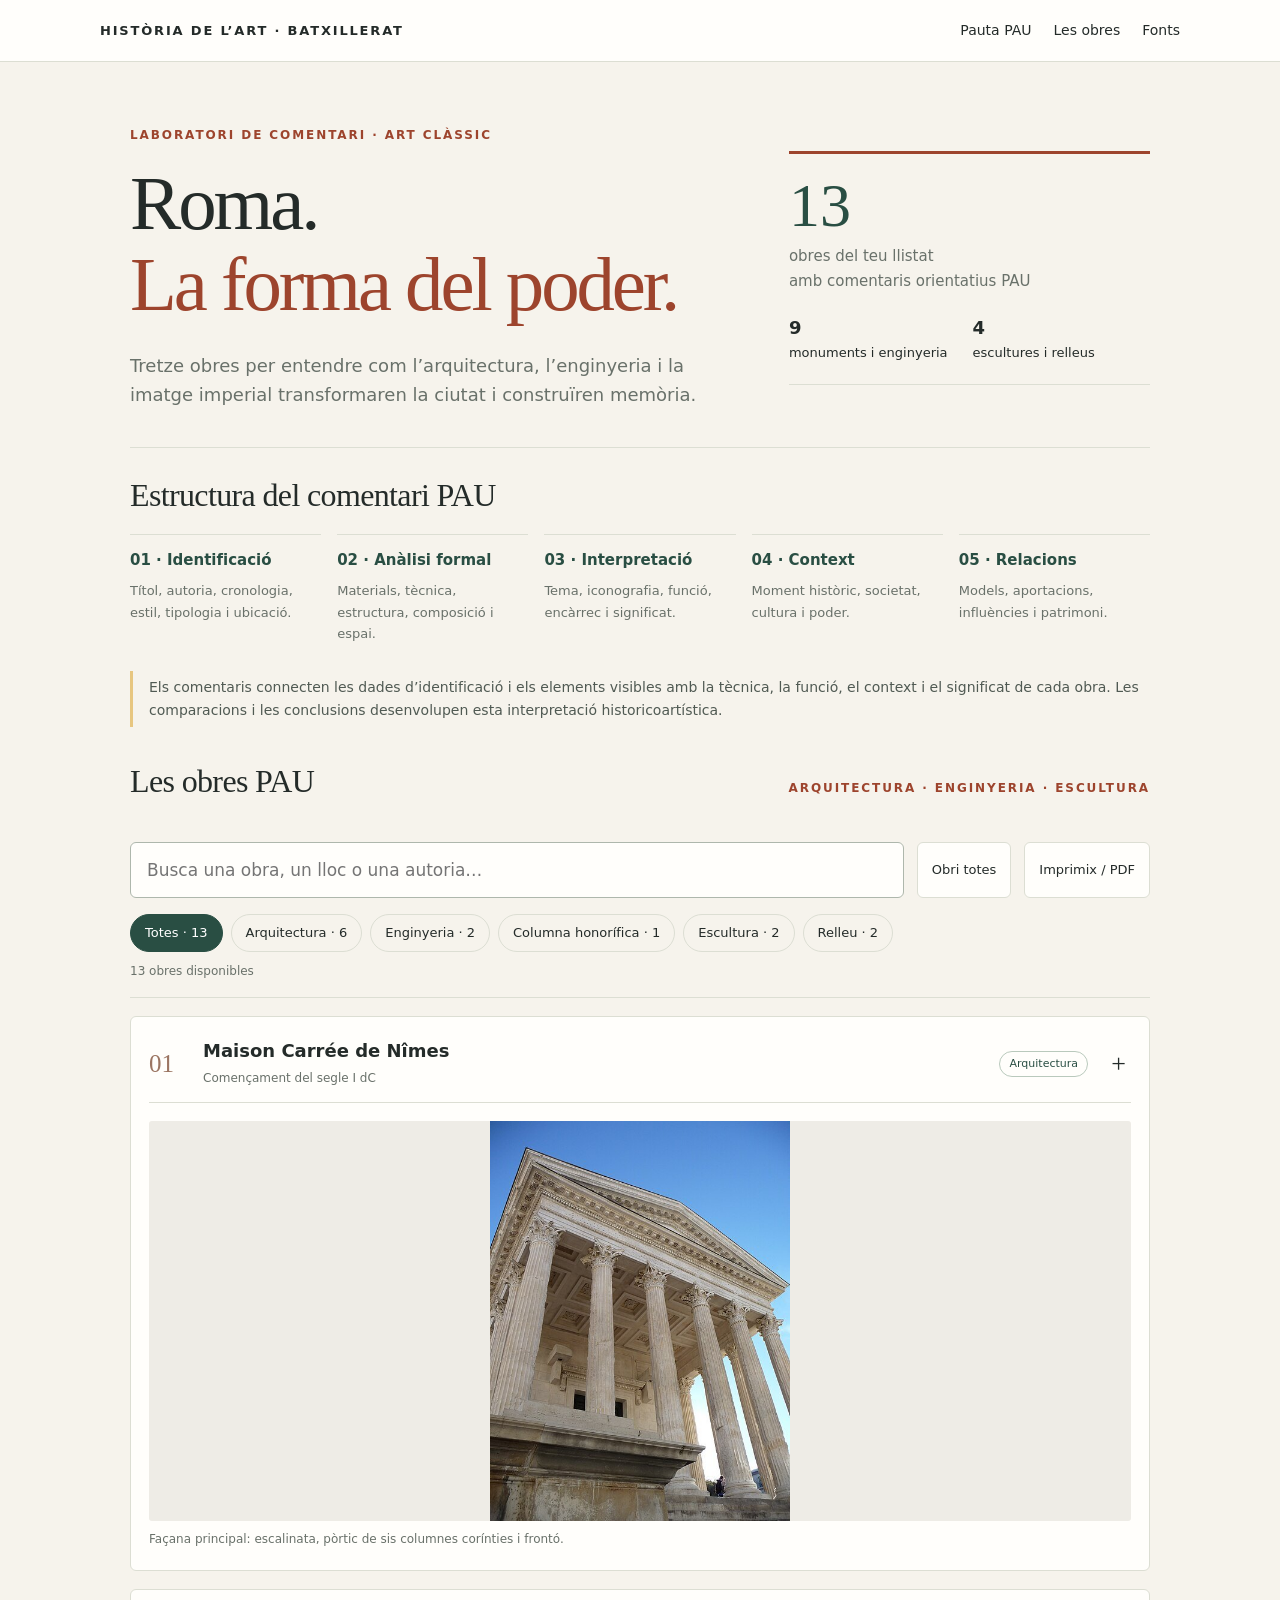
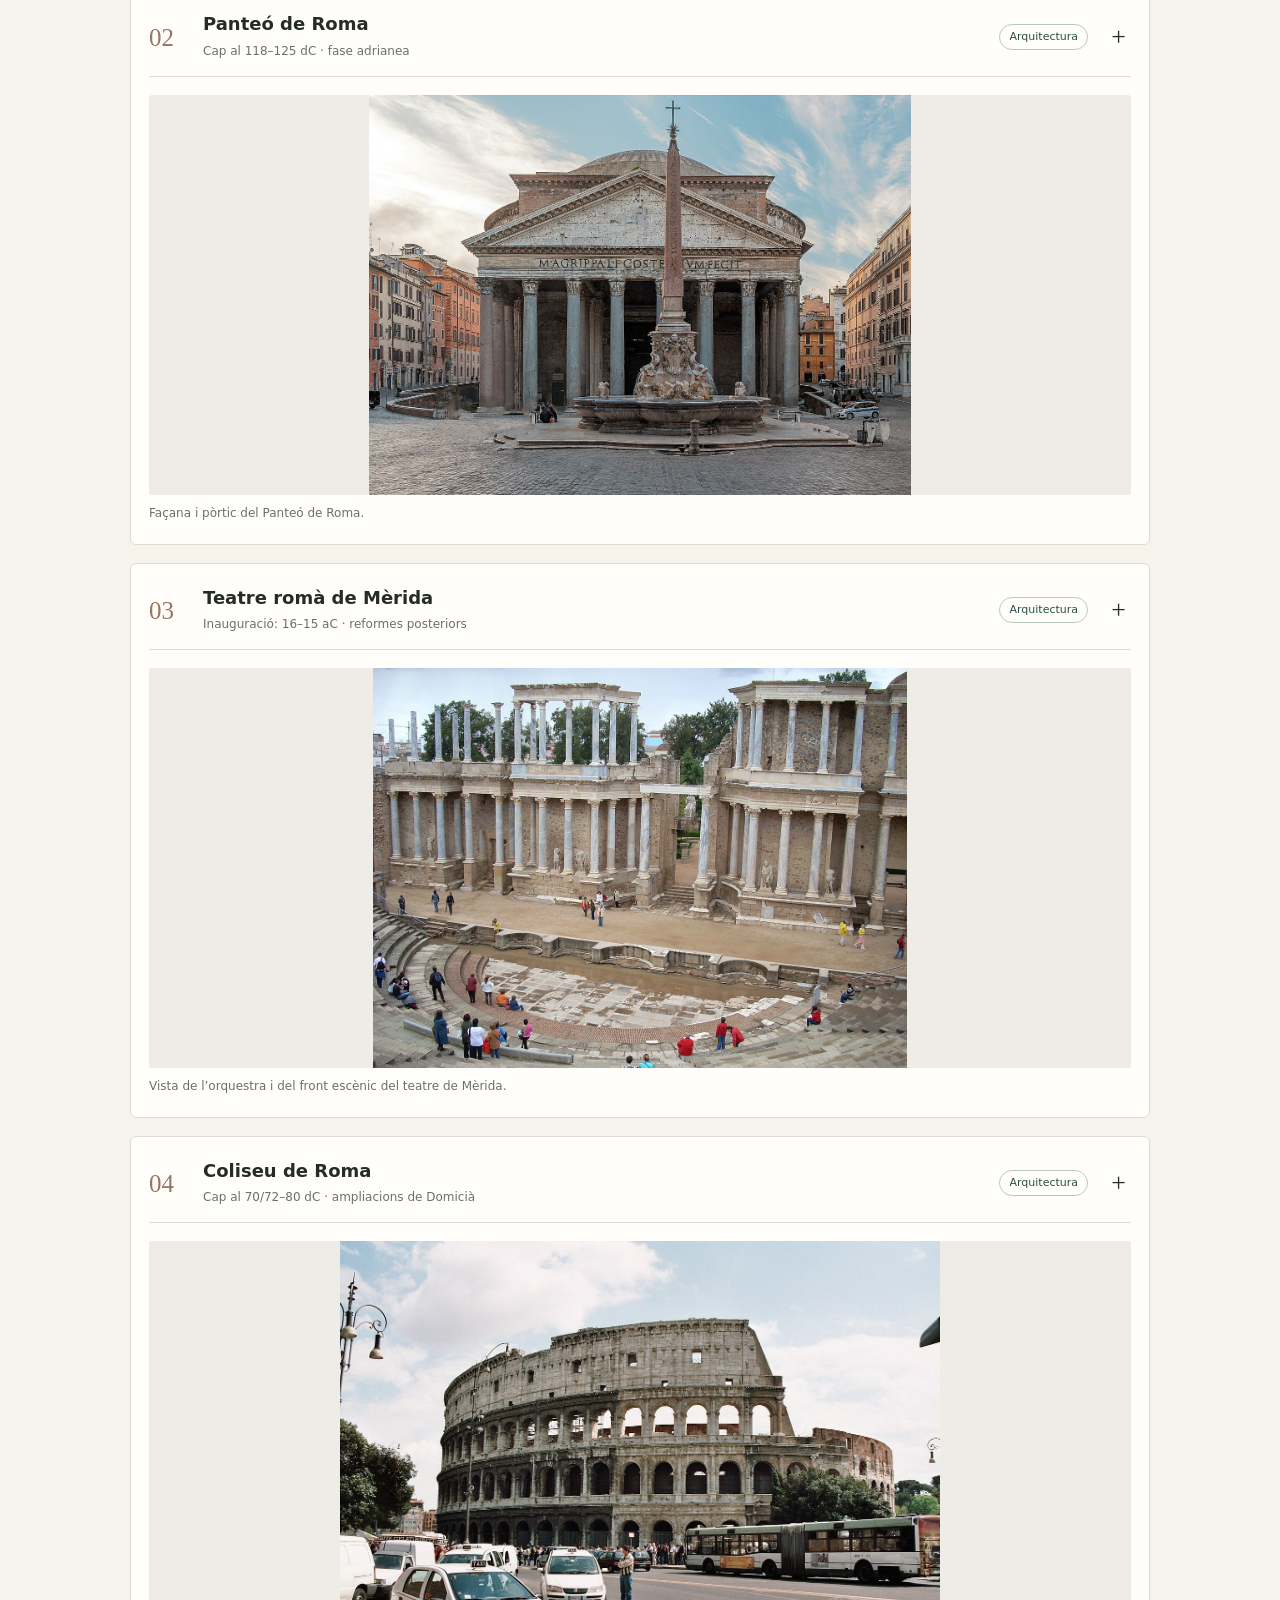
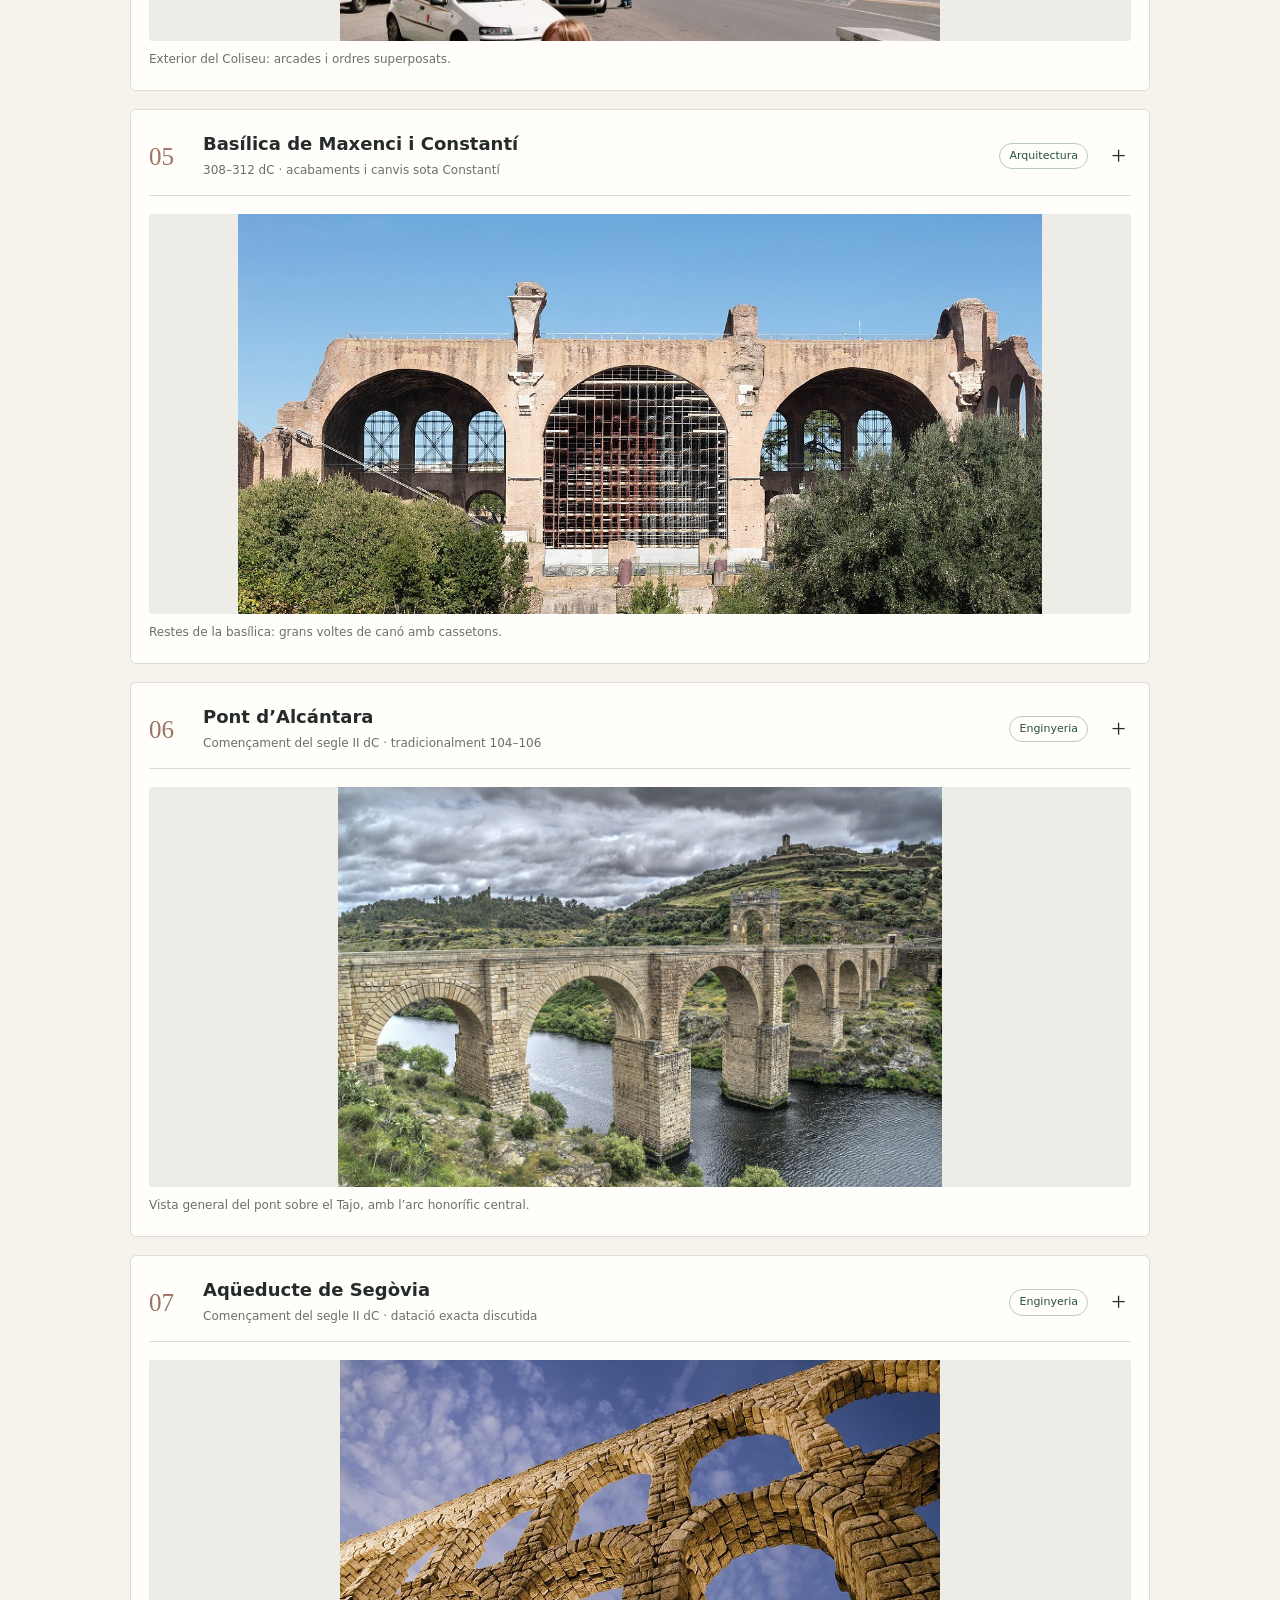
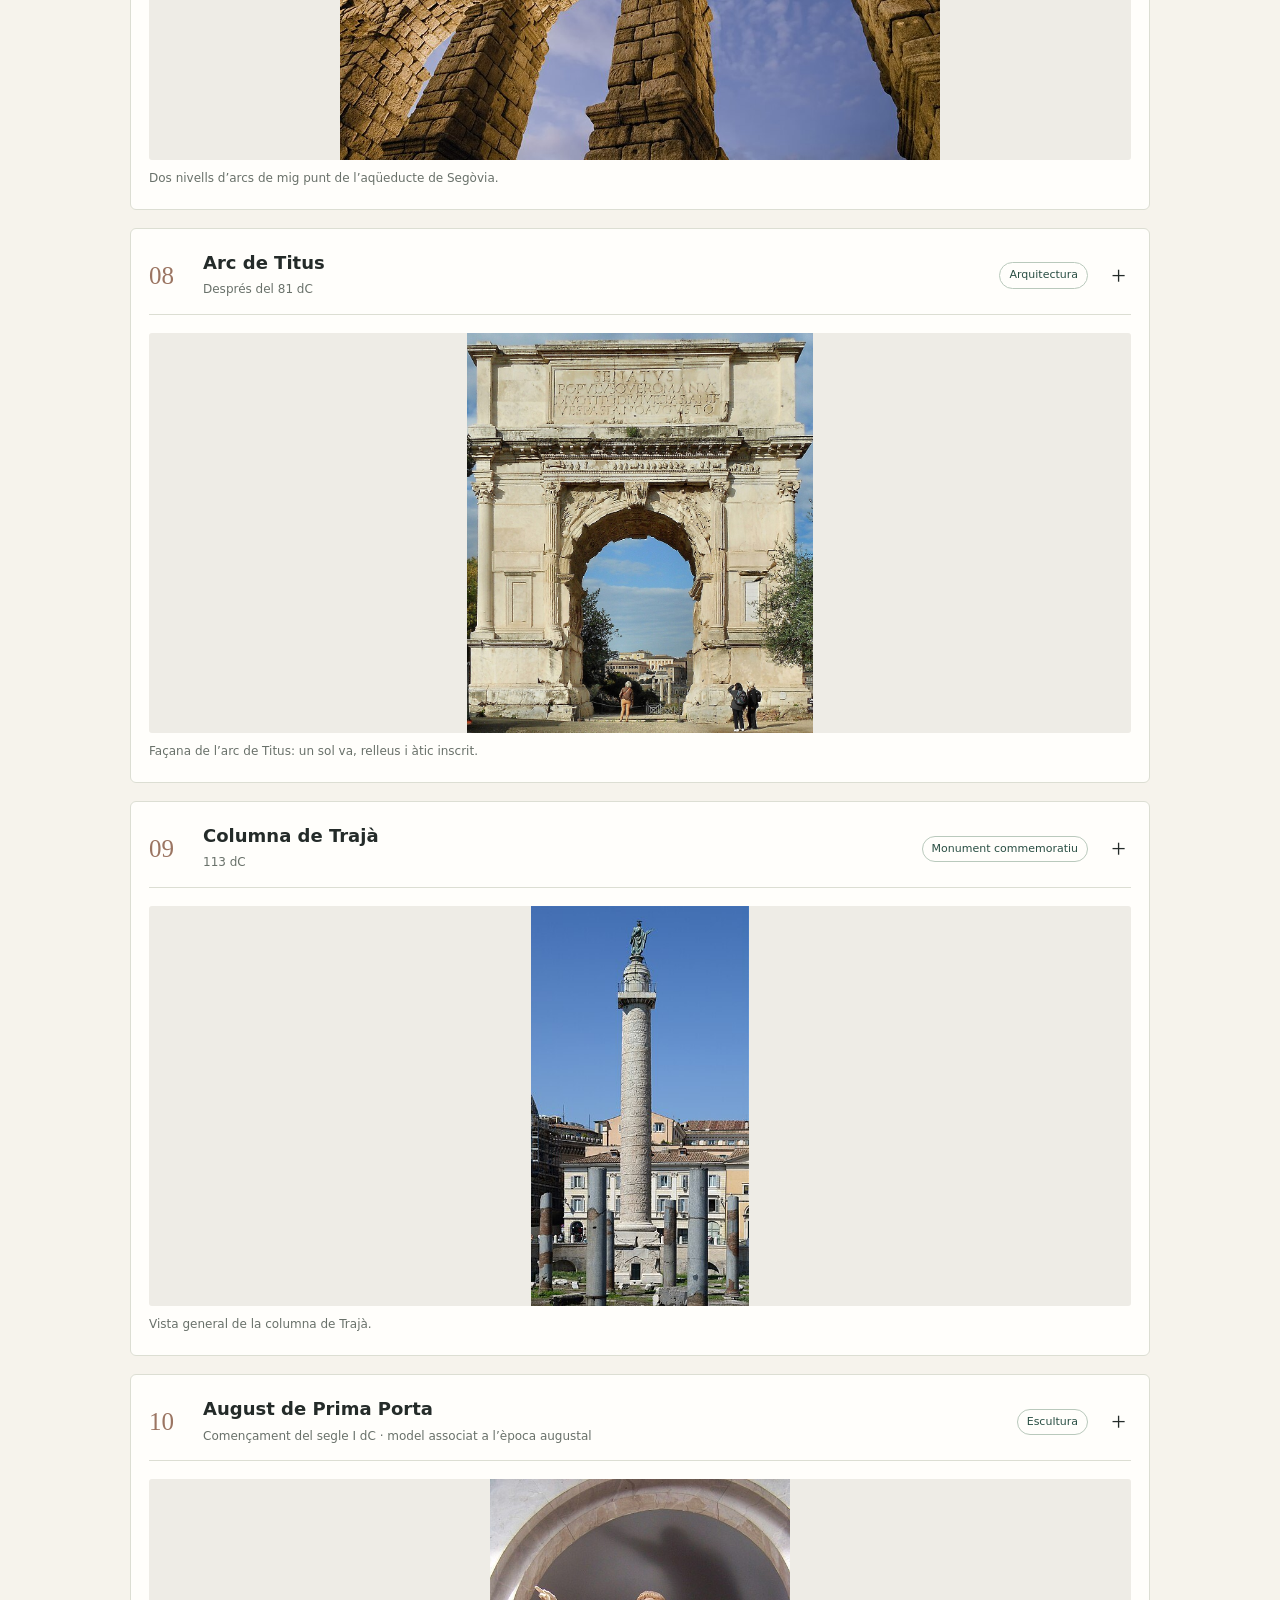
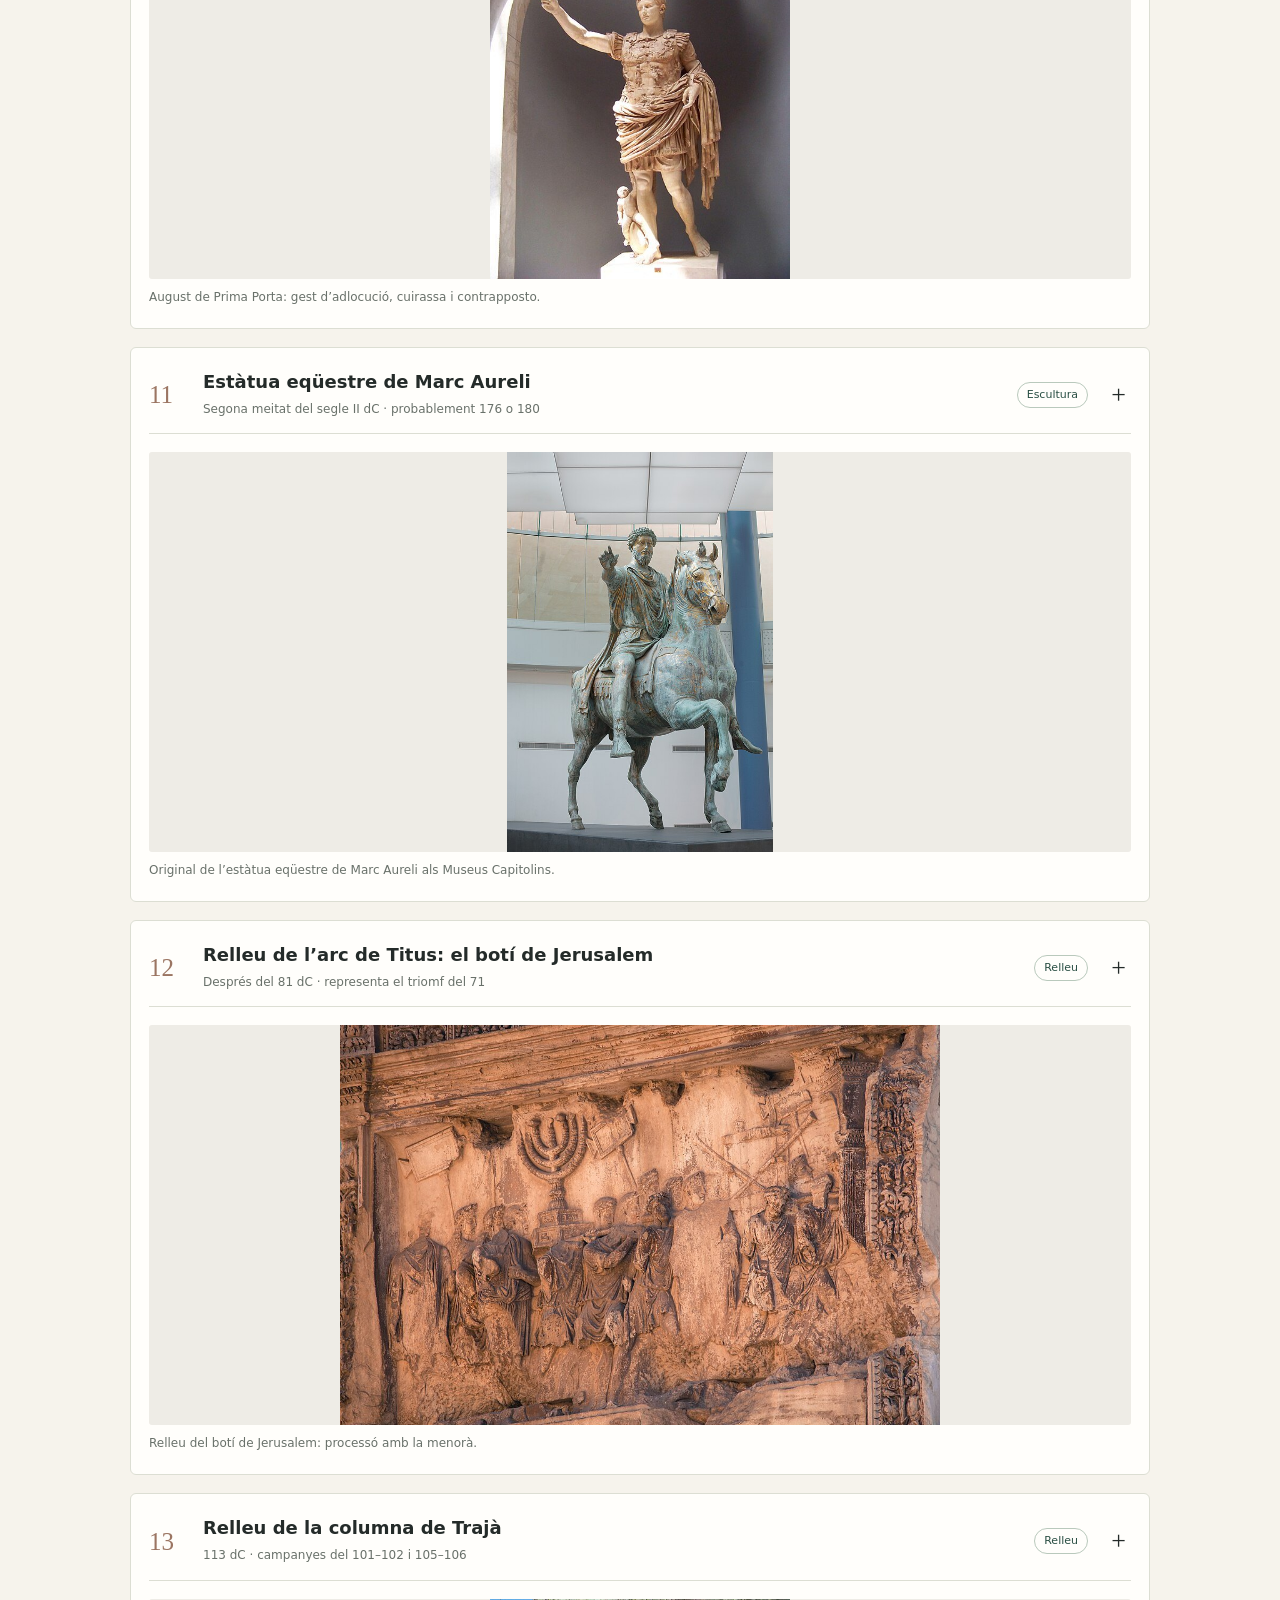
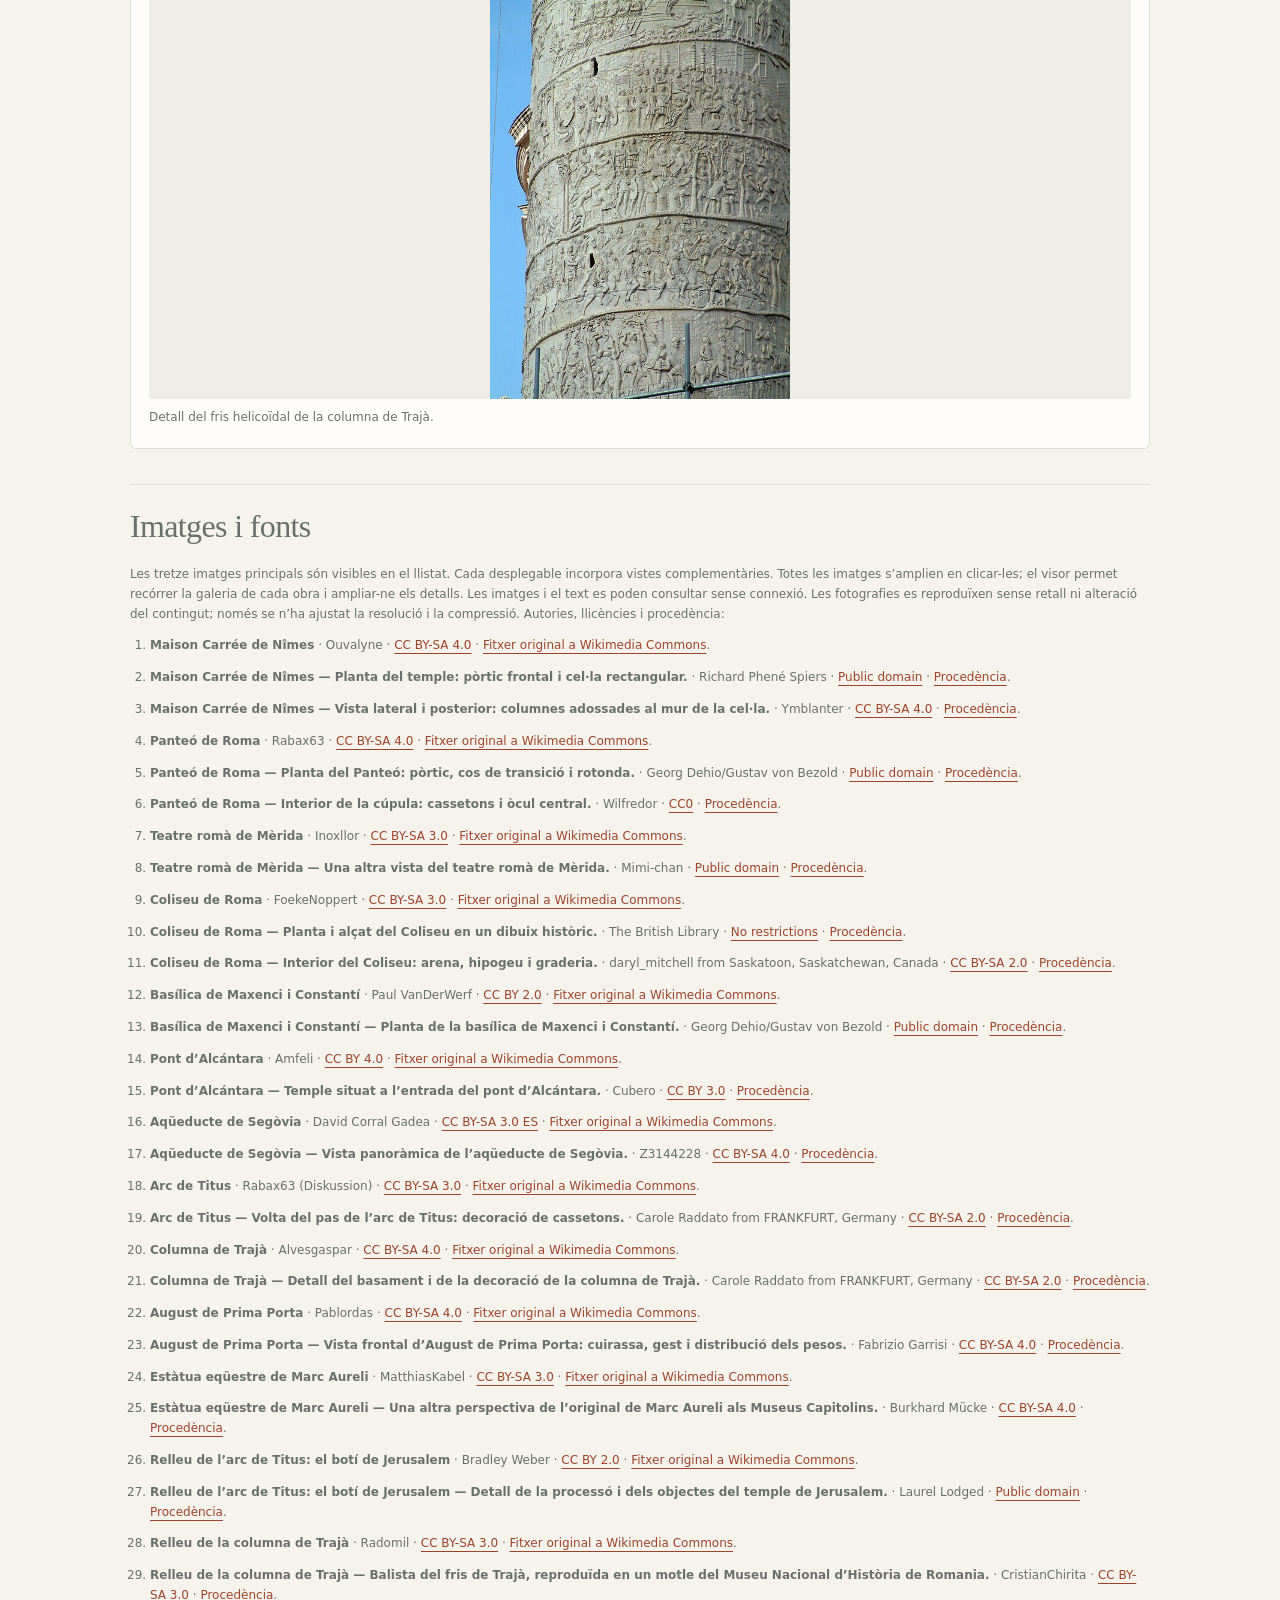
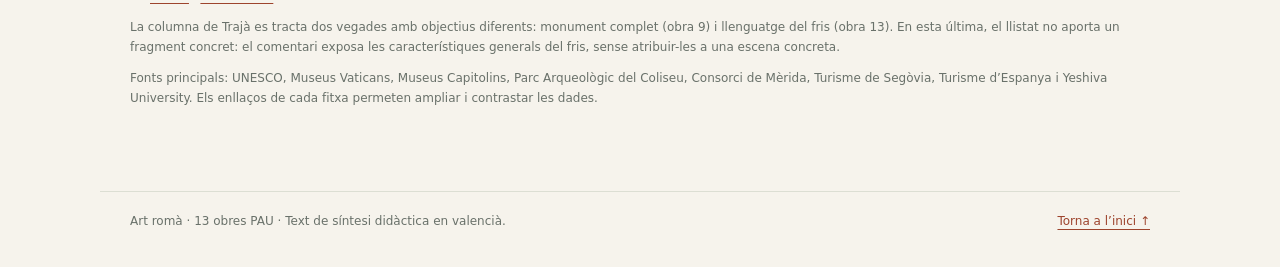
<file: obres-pau.html>
<!doctype html><html lang="ca-valencia"><head><meta charset="utf-8"><meta name="viewport" content="width=device-width, initial-scale=1"><meta name="description" content="13 obres romanes: comentaris orientatius PAU, proves visuals, imatges per a Història de l’Art."><title>Art romà · 13 obres PAU</title><style>
:root{--paper:#f6f3ec;--ink:#242b29;--muted:#69716a;--line:#dcded3;--terra:#9d442d;--green:#294e43;--gold:#e7c680;--white:#fffefb}*{box-sizing:border-box}html{scroll-behavior:smooth;scroll-padding-top:100px}body{margin:0;background:var(--paper);color:var(--ink);font:17px/1.65 system-ui,-apple-system,BlinkMacSystemFont,"Segoe UI",sans-serif}a{color:var(--terra);text-underline-offset:4px}a:hover{color:var(--green)}button,input,textarea{font:inherit}button,a,input,textarea,summary{outline-offset:5px}button{cursor:pointer}button:focus-visible,a:focus-visible,input:focus-visible,textarea:focus-visible,summary:focus-visible{outline:3px solid #ce862e}.skip{position:absolute;left:15px;top:-80px;z-index:20;padding:10px;background:white}.skip:focus{top:10px}.topbar{border-bottom:1px solid var(--line);background:var(--white)}.top-inner{max-width:1140px;margin:auto;padding:19px 30px;display:flex;justify-content:space-between;align-items:center;gap:15px}.brand{font-size:13px;letter-spacing:.14em;font-weight:750;text-transform:uppercase}.topbar nav{display:flex;gap:22px}.topbar a{color:var(--ink);font-size:14px;text-decoration:none}main{max-width:1080px;margin:auto;padding:0 30px 70px}.hero{padding:64px 0 37px;display:grid;grid-template-columns:1.7fr 1fr;gap:45px;align-items:center}.eyebrow{font-size:12px;letter-spacing:.16em;color:var(--terra);font-weight:750;text-transform:uppercase}h1{font-family:Georgia,serif;font-size:clamp(48px,6vw,78px);line-height:1.06;font-weight:500;letter-spacing:-.04em;margin:17px 0 25px}h1 em{font-style:normal;color:var(--terra)}.hero p{color:var(--muted);max-width:620px;margin:0;font-size:18px}.hero-aside{border-top:3px solid var(--terra);border-bottom:1px solid var(--line);padding:20px 0}.hero-aside strong{display:block;font:62px/1 Georgia,serif;color:var(--green)}.hero-aside p{font-size:15px;margin:8px 0 19px}.mini-stats{display:flex;gap:25px;font-size:13px}.mini-stats b{font-size:18px;color:var(--ink)}.intro{border-top:1px solid var(--line);padding-top:28px}.section-head{display:flex;align-items:baseline;justify-content:space-between;gap:15px}h2{font:32px/1.2 Georgia,serif;margin:0 0 20px;letter-spacing:-.02em}.steps{display:grid;grid-template-columns:repeat(5,1fr);gap:16px;margin:10px 0 18px}.step{border-top:1px solid var(--line);padding-top:13px}.step b{display:block;color:var(--green);font-size:15px}.step p{font-size:13px;color:var(--muted);margin:7px 0}.lesson-note{font-size:14px;border-left:3px solid var(--gold);padding:5px 0 5px 16px;color:#505a53;margin:19px 0 35px}.browser{background:var(--paper);padding:22px 0 16px;border-bottom:1px solid var(--line)}.search-row{display:flex;gap:13px}.search-row label{flex:1}.sr{position:absolute;width:1px;height:1px;overflow:hidden;clip:rect(0,0,0,0)}input[type=search]{width:100%;border:1px solid #aeb7ac;border-radius:6px;background:var(--white);padding:13px 16px;color:var(--ink)}.utility{border:1px solid var(--line);border-radius:6px;background:var(--white);color:var(--ink);padding:9px 14px;font-size:13px;white-space:nowrap}.filters{display:flex;gap:8px;flex-wrap:wrap;margin:16px 0 10px}.filter{border:1px solid var(--line);border-radius:30px;background:transparent;padding:7px 14px;font-size:13px;color:var(--ink)}.filter[aria-pressed=true]{background:var(--green);border-color:var(--green);color:white}.result{font-size:12px;color:var(--muted);margin:5px 0 0}.catalogue{margin-top:4px}.work{border-bottom:1px solid #cfd4c8;background:transparent}.work[hidden]{display:none}.work summary{list-style:none;cursor:pointer;display:flex;align-items:center;gap:20px;padding:22px 8px;min-height:98px}.work summary::-webkit-details-marker{display:none}.work summary:hover{background:#efece2}.number{font:25px/1 Georgia,serif;color:#9b7562;width:32px;flex:none}.work-title{flex:1;min-width:0}.work-title strong{display:block;font-size:18px;line-height:1.35;font-weight:650}.work-title small{display:block;font-size:12px;color:var(--muted);margin-top:5px}.tag{font-size:11px;color:var(--green);border:1px solid #b9c9bc;padding:3px 9px;border-radius:20px;white-space:nowrap}.plus{font:26px/1 Georgia,serif;width:25px;text-align:center}.work[open]{background:var(--white);border:1px solid var(--line);border-top:3px solid var(--terra);border-radius:6px;margin:16px 0}.work[open] summary{padding:21px 25px;border-bottom:1px solid var(--line)}.work[open] .plus{font-size:0}.work[open] .plus:after{content:'−';font-size:26px}.work-body{padding:24px 32px 28px}.identity{display:grid;grid-template-columns:1fr 1fr;gap:24px;padding-bottom:14px}.identity small{font-size:10px;letter-spacing:.13em;color:var(--muted);font-weight:700}.identity p{margin:4px 0;font-size:14px}.image-callout{display:flex;align-items:center;justify-content:space-between;gap:24px;border:1px solid #c7d4c8;background:#edf3eb;padding:18px 20px;border-radius:6px;margin:6px 0 30px}.image-callout b{font-size:15px;color:var(--green)}.image-callout p{font-size:13px;margin:4px 0 0;color:#506153}.image-link{font-size:13px;font-weight:650;white-space:nowrap}.analysis{max-width:850px}.analysis section{margin:0 0 25px}.analysis h3{font-size:17px;margin:0 0 8px;line-height:1.4}.analysis h3 span{font-size:11px;color:var(--terra);margin-right:10px}.analysis p{font-size:16px;line-height:1.8;margin:0;color:#374139}.visual-proof{border-top:1px solid var(--line);padding-top:20px}.visual-proof h3{font-size:14px;color:var(--green);margin:0}.visual-proof ul{display:flex;flex-wrap:wrap;gap:8px 25px;margin:10px 0 23px;padding-left:20px;font-size:13px}.pitfall{border-left:3px solid var(--terra);padding:10px 16px;background:#fbf1e9;margin-bottom:24px;font-size:13px}.pitfall p{margin:5px 0 0}.practice{padding:20px;background:#f3f2ec;border-radius:5px}.practice b{font-size:14px}.practice p{font-size:14px;margin:6px 0 13px}.practice label{display:block;font-size:12px;margin-bottom:5px;color:var(--muted)}textarea{display:block;width:100%;min-height:110px;resize:vertical;background:var(--white);border:1px solid #bdc5b8;border-radius:4px;padding:12px;font-size:14px}.practice small{font-size:11px;color:var(--muted)}.source{font-size:11px;color:var(--muted);margin-top:20px;overflow-wrap:anywhere}.empty{padding:40px;text-align:center;color:var(--muted)}.train{margin-top:58px;border-top:3px solid var(--green);padding-top:26px}.task-grid{display:grid;grid-template-columns:1fr 1fr;gap:28px}.task{padding:20px;background:var(--white);border:1px solid var(--line);border-radius:6px}.task h3{font-size:16px;margin:0 0 8px}.task p{font-size:14px;margin:7px 0}.task button{background:var(--green);color:white;border:0;border-radius:4px;padding:10px 16px;font-size:13px}.random-result{font-weight:650;color:var(--terra)}.compare{margin-top:28px;overflow-x:auto}table{border-collapse:collapse;width:100%;font-size:13px;background:var(--white)}th,td{padding:13px 15px;border-bottom:1px solid var(--line);text-align:left;vertical-align:top}th{background:#e8ede3;font-weight:650}.sources{margin-top:35px;border-top:1px solid var(--line);padding-top:22px;font-size:12px;color:var(--muted)}footer{max-width:1080px;margin:auto;border-top:1px solid var(--line);padding:20px 30px 35px;font-size:12px;color:var(--muted)}.top-link{float:right}@media(max-width:760px){body{font-size:16px}.top-inner{padding:15px 20px}.brand{font-size:10px}.topbar nav{gap:12px}.topbar a{font-size:12px}main{padding:0 18px 45px}.hero{grid-template-columns:1fr;gap:25px;padding:35px 0 25px}h1{font-size:53px}.hero-aside{display:flex;gap:22px;align-items:center}.hero-aside strong{font-size:50px}.hero-aside p{margin:0;font-size:13px}.mini-stats{display:none}.steps{grid-template-columns:repeat(2,1fr)}.search-row{flex-wrap:wrap}.search-row label{flex-basis:100%}.utility{flex:1}.work summary{padding:18px 3px;gap:11px}.work-title strong{font-size:16px}.work-title small{font-size:11px}.number{font-size:22px;width:26px}.tag{display:none}.work[open] summary{padding:17px 13px}.work-body{padding:20px 16px}.identity{grid-template-columns:1fr;gap:12px}.image-callout{align-items:flex-start;flex-direction:column;gap:10px}.task-grid{grid-template-columns:1fr}.visual-proof ul{display:block}.visual-proof li{margin-bottom:6px}.analysis p{font-size:15px}.section-head{display:block}.top-link{float:none;display:block}}@media print{body{background:white;font-size:11pt}.topbar,.browser,.practice,.train,.skip,.top-link,.plus{display:none!important}main{padding:0;max-width:none}.hero{padding:0 0 12px;grid-template-columns:2fr 1fr}.hero h1{font-size:32pt}.hero-aside strong{font-size:35pt}.hero p{font-size:11pt}.steps{grid-template-columns:repeat(5,1fr)}.work{display:block!important;border:0!important;background:white!important;break-before:page;margin:0!important}.work-body{display:block!important;padding:10px 0}.work summary{padding:10px 0!important}.work-title strong{font-size:20pt}.work-title small,.tag{font-size:9pt}.analysis p{font-size:11pt}.analysis section,.pitfall,.identity,.image-callout{break-inside:avoid}a{color:#333}.image-callout{background:white}.source a:after,.image-callout a:after{content:' (' attr(href) ')';font-size:8pt;overflow-wrap:anywhere}.image-callout{display:block}.sources{break-before:page}footer{padding:15px 0}h2{font-size:22pt}.lesson-note{font-size:10pt}}
.work summary,.work[open] summary{display:grid;grid-template-columns:36px minmax(0,1fr) auto 25px;gap:14px 18px;padding:22px 18px}.work{margin:18px 0;border:1px solid var(--line);border-radius:6px;background:var(--white);overflow:hidden}.work-picture{grid-column:1/-1;display:block;border-top:1px solid var(--line);padding-top:18px}.work-picture img{display:block;width:100%;height:400px;object-fit:contain;background:#eeece6;border-radius:3px}.photo-caption{display:block;font-size:12px;color:var(--muted);line-height:1.5;margin-top:9px;font-weight:400}.photo-credits{padding-left:20px}.photo-credits li{margin-bottom:12px}@media(max-width:760px){.work summary,.work[open] summary{grid-template-columns:26px minmax(0,1fr) 25px;padding:16px 12px;gap:12px}.work-picture img{height:290px}.work-picture{padding-top:12px}.photo-caption{font-size:11px}}@media print{.work summary,.work[open] summary{display:grid!important;break-inside:avoid}.work-picture img{height:66mm;background:white}.photo-caption{font-size:8pt}.photo-credits{font-size:8pt}}.zoom-image{display:block;width:100%;padding:0;border:0;background:transparent;cursor:zoom-in;border-radius:4px}.zoom-image:focus-visible{outline:3px solid #ce862e}.additional-views{margin:8px 0 34px}.additional-views h3{font-size:17px;color:var(--green);margin:0 0 14px}.image-gallery{display:grid;grid-template-columns:repeat(2,minmax(0,1fr));gap:20px}.image-gallery figure{margin:0;border:1px solid var(--line);border-radius:5px;padding:10px}.image-gallery img{display:block;width:100%;height:250px;object-fit:contain;background:#f4f3ef}.image-gallery figcaption{font-size:12px;line-height:1.5;color:var(--muted);padding:10px 3px 2px}dialog{width:min(1200px,96vw);max-height:94vh;padding:16px 22px;border:0;border-radius:8px;color:var(--ink);background:var(--white);box-shadow:0 20px 80px #0007}dialog::backdrop{background:#101713df}.viewer-bar{display:flex;align-items:center;justify-content:space-between;gap:12px}.viewer-bar h2{font:20px Georgia,serif;margin:0}.viewer-bar button,.viewer-controls button{border:1px solid #aeb7ac;border-radius:5px;background:var(--white);padding:7px 12px;font-size:13px}.viewer-stage{margin:14px 0 0;max-height:68vh;overflow:auto;text-align:center;background:#eae9e4;border-radius:4px}.viewer-stage img{display:block;margin:auto;max-width:100%;max-height:68vh;width:auto;height:auto}.viewer-stage.magnified{text-align:left}.viewer-stage.magnified img{max-width:none;max-height:none;margin:0}.viewer-controls{display:flex;align-items:center;justify-content:center;gap:12px;flex-wrap:wrap}.viewer-controls span{font-size:12px;color:var(--muted);min-width:38px;text-align:center}#viewer-caption{font-size:14px;margin:10px 0;line-height:1.5}.viewer-controls button[aria-pressed=true]{background:var(--green);color:white}@media(max-width:760px){.image-gallery{grid-template-columns:1fr}.image-gallery img{height:250px}dialog{padding:14px 12px}.viewer-controls{gap:8px}.viewer-controls button{padding:7px 10px;font-size:12px}.viewer-stage,.viewer-stage img{max-height:61vh}}@media print{dialog{display:none!important}.image-gallery{grid-template-columns:1fr 1fr}.image-gallery figure{break-inside:avoid}.image-gallery img{height:45mm}.image-gallery figcaption{font-size:8pt}.additional-views{break-inside:avoid}.zoom-image{cursor:default}}</style></head><body><a href="#obres" class="skip">Ves al llistat d’obres</a><header class="topbar" id="inici"><div class="top-inner"><span class="brand">Història de l’Art · Batxillerat</span><nav aria-label="Navegació principal"><a href="#pauta">Pauta PAU</a><a href="#obres">Les obres</a><a href="#fonts">Fonts</a></nav></div></header><main>
<div class="hero"><div><div class="eyebrow">Laboratori de comentari · Art clàssic</div><h1>Roma.<br><em>La forma del poder.</em></h1><p>Tretze obres per entendre com l’arquitectura, l’enginyeria i la imatge imperial transformaren la ciutat i construïren memòria.</p></div><aside class="hero-aside"><strong>13</strong><p>obres del teu llistat<br>amb comentaris orientatius PAU</p><div class="mini-stats"><span><b>9</b><br>monuments i enginyeria</span><span><b>4</b><br>escultures i relleus</span></div></aside></div>
<section id="pauta" class="intro"><h2>Estructura del comentari PAU</h2><div class="steps"><div class="step"><b>01 · Identificació</b><p>Títol, autoria, cronologia, estil, tipologia i ubicació.</p></div><div class="step"><b>02 · Anàlisi formal</b><p>Materials, tècnica, estructura, composició i espai.</p></div><div class="step"><b>03 · Interpretació</b><p>Tema, iconografia, funció, encàrrec i significat.</p></div><div class="step"><b>04 · Context</b><p>Moment històric, societat, cultura i poder.</p></div><div class="step"><b>05 · Relacions</b><p>Models, aportacions, influències i patrimoni.</p></div></div><p class="lesson-note">Els comentaris connecten les dades d’identificació i els elements visibles amb la tècnica, la funció, el context i el significat de cada obra. Les comparacions i les conclusions desenvolupen esta interpretació historicoartística.</p></section>
<section id="obres" aria-label="Llistat de les 13 obres"><div class="section-head"><h2>Les obres PAU</h2><span class="eyebrow">Arquitectura · enginyeria · escultura</span></div><div class="browser"><div class="search-row"><label><span class="sr">Busca una obra, lloc o autoria</span><input id="search" type="search" placeholder="Busca una obra, un lloc o una autoria…" autocomplete="off"></label><button class="utility" id="expand" type="button">Obri totes</button><button class="utility" id="print" type="button">Imprimix / PDF</button></div><div class="filters" aria-label="Filtra per tipus d’obra"><button class="filter" data-filter="Totes" aria-pressed="true">Totes · 13</button><button class="filter" data-filter="Arquitectura" aria-pressed="false">Arquitectura · 6</button><button class="filter" data-filter="Enginyeria" aria-pressed="false">Enginyeria · 2</button><button class="filter" data-filter="Monument commemoratiu" aria-pressed="false">Columna honorífica · 1</button><button class="filter" data-filter="Escultura" aria-pressed="false">Escultura · 2</button><button class="filter" data-filter="Relleu" aria-pressed="false">Relleu · 2</button></div><p class="result" role="status" id="result">13 obres disponibles</p></div><div class="catalogue"><details class="work" id="maison-carree" data-kind="Arquitectura" data-search="maison carrée de nîmes arquitectura començament del segle i dc autoria desconeguda · promoció augustal nimes, frança">
 <summary><span class="number">01</span><span class="work-title"><strong>Maison Carrée de Nîmes</strong><small>Començament del segle I dC</small></span><span class="tag">Arquitectura</span><span class="plus" aria-hidden="true">+</span><span class="work-picture"><button type="button" class="zoom-image" data-work="maison-carree" data-caption="Façana principal: escalinata, pòrtic de sis columnes corínties i frontó." aria-label="Amplia la imatge de Maison Carrée de Nîmes"><img src="assets/img/pau-01.jpg" alt="Maison Carrée de Nîmes: Façana principal: escalinata, pòrtic de sis columnes corínties i frontó." width="500" height="667" decoding="async"></button><span class="photo-caption">Façana principal: escalinata, pòrtic de sis columnes corínties i frontó.</span></span></summary>
 <div class="work-body"><div class="identity"><div><small>AUTORIA I PROMOCIÓ</small><p>Autoria desconeguda · promoció augustal</p></div><div><small>LOCALITZACIÓ</small><p>Nimes, França</p></div></div>

 <section class="additional-views"><h3>Vistes complementàries</h3><div class="image-gallery"><figure><button type="button" class="zoom-image" data-work="maison-carree" data-caption="Planta del temple: pòrtic frontal i cel·la rectangular." aria-label="Amplia: Planta del temple: pòrtic frontal i cel·la rectangular."><img src="assets/img/pau-02.jpg" alt="Planta del temple: pòrtic frontal i cel·la rectangular." width="1200" height="650" decoding="async"></button><figcaption>Planta del temple: pòrtic frontal i cel·la rectangular.</figcaption></figure><figure><button type="button" class="zoom-image" data-work="maison-carree" data-caption="Vista lateral i posterior: columnes adossades al mur de la cel·la." aria-label="Amplia: Vista lateral i posterior: columnes adossades al mur de la cel·la."><img src="assets/img/pau-03.jpg" alt="Vista lateral i posterior: columnes adossades al mur de la cel·la." width="1280" height="854" decoding="async"></button><figcaption>Vista lateral i posterior: columnes adossades al mur de la cel·la.</figcaption></figure></div></section>
 <div class="analysis"><section><h3><span>01</span>Identificació i classificació</h3><p>Temple romà d’època d’August, situat al fòrum de l’antiga Nemausus. És hexàstil, pseudoperípter i corinti. Fou dedicat a Gai i Luci Cèsar, nets i hereus adoptius d’August. La dedicació permet interpretar-lo dins del culte dinàstic imperial.</p></section><section><h3><span>02</span>Materials i anàlisi formal</h3><p>La pedra tallada construïx un volum rectangular sobre un podi alt amb escalinata frontal. El pòrtic profund té sis columnes a la façana; als laterals i al darrere, les columnes s’adossen al mur de la cel·la. Esta pseudoperístasi conserva l’aparença grega d’una columnata sense oferir un deambulatori complet. Capitells d’acant, entaulament i frontó definixen el llenguatge corinti. L’accés únic i la façana dominant imposen una visió axial.</p></section><section><h3><span>03</span>Funció i significat</h3><p>L’edifici vincula pràctica religiosa i adhesió a la família imperial. El seu emplaçament al fòrum fa visible el poder de Roma en la vida quotidiana de la comunitat. La magnificència del llenguatge grec reforça el prestigi dels dedicataris.</p></section><section><h3><span>04</span>Context historicoartístic</h3><p>Després de les guerres civils, August consolida el Principat i promou una renovació monumental. Les ciutats provincials adopten formes urbanes i representacions que les integren en l’Imperi, sovint amb la participació de les elits locals.</p></section><section><h3><span>05</span>Models, influències i conclusió PAU</h3><p>Combina l’ordre i el repertori grec amb el podi, la frontalitat i el pòrtic de la tradició itàlica. En comparació amb el Partenó, la diferència decisiva és l’accés i la relació amb l’espai: la Maison Carrée prioritza un front i un recorregut axial. La seua conservació ajuda a entendre la recuperació del temple antic en el neoclassicisme. Sintetitza arquitectura clàssica i representació política provincial.</p></section></div>
 <div class="visual-proof"><h3>Elements visuals destacats</h3><ul><li>Podi i escala frontal</li><li>Sis columnes al pòrtic</li><li>Columnes adossades a la cel·la</li></ul></div>
 <p class="source">Font de consulta: <a href="https://whc.unesco.org/fr/list/1569/" target="_blank" rel="noopener">UNESCO ↗</a> · <a class="permalink" href="#maison-carree">Enllaç a esta obra</a></p></div></details><details class="work" id="panteo" data-kind="Arquitectura" data-search="panteó de roma arquitectura cap al 118–125 dc · fase adrianea autoria discutida · promoció d’adrià roma, itàlia">
 <summary><span class="number">02</span><span class="work-title"><strong>Panteó de Roma</strong><small>Cap al 118–125 dC · fase adrianea</small></span><span class="tag">Arquitectura</span><span class="plus" aria-hidden="true">+</span><span class="work-picture"><button type="button" class="zoom-image" data-work="panteo" data-caption="Façana i pòrtic del Panteó de Roma." aria-label="Amplia la imatge de Panteó de Roma"><img src="assets/img/pau-04.jpg" alt="Panteó de Roma: Façana i pòrtic del Panteó de Roma." width="1280" height="945" decoding="async"></button><span class="photo-caption">Façana i pòrtic del Panteó de Roma.</span></span></summary>
 <div class="work-body"><div class="identity"><div><small>AUTORIA I PROMOCIÓ</small><p>Autoria discutida · promoció d’Adrià</p></div><div><small>LOCALITZACIÓ</small><p>Roma, Itàlia</p></div></div>

 <section class="additional-views"><h3>Vistes complementàries</h3><div class="image-gallery"><figure><button type="button" class="zoom-image" data-work="panteo" data-caption="Planta del Panteó: pòrtic, cos de transició i rotonda." aria-label="Amplia: Planta del Panteó: pòrtic, cos de transició i rotonda."><img src="assets/img/pau-05.jpg" alt="Planta del Panteó: pòrtic, cos de transició i rotonda." width="1212" height="1800" decoding="async"></button><figcaption>Planta del Panteó: pòrtic, cos de transició i rotonda.</figcaption></figure><figure><button type="button" class="zoom-image" data-work="panteo" data-caption="Interior de la cúpula: cassetons i òcul central." aria-label="Amplia: Interior de la cúpula: cassetons i òcul central."><img src="assets/img/pau-06.jpg" alt="Interior de la cúpula: cassetons i òcul central." width="1280" height="1095" decoding="async"></button><figcaption>Interior de la cúpula: cassetons i òcul central.</figcaption></figure></div></section>
 <div class="analysis"><section><h3><span>01</span>Identificació i classificació</h3><p>Edifici religiós de l’Alt Imperi, reconstruït sota Adrià sobre precedents d’Agripa. La inscripció del pòrtic recorda Agripa, però no data la construcció actual. La combinació de pòrtic clàssic i rotonda cupulada fa del conjunt una obra fonamental de l’espai interior romà.</p></section><section><h3><span>02</span>Materials i anàlisi formal</h3><p>El pòrtic octàstil presenta columnes de granit amb capitells corintis i frontó. Un cos de transició l’unix amb la rotonda, de murs molt gruixuts que integren nínxols i estructures de descàrrega. El formigó romà permet cobrir-la amb una cúpula hemisfèrica: la reducció del gruix i l’ús d’àrids més lleugers cap a dalt disminuïxen el pes. Cassetons i òcul organitzen la superfície. L’alçada interior fins a l’òcul i el diàmetre de la sala són aproximadament iguals: l’espai suggerix una esfera inscrita.</p></section><section><h3><span>03</span>Funció i significat</h3><p>Tradicionalment s’interpreta com un santuari vinculat al conjunt dels déus i a la representació imperial; els usos rituals exactes continuen sent discutits. La llum mòbil de l’òcul connecta arquitectura, temps i cel. La composició permet llegir una imatge d’ordre universal, sense confondre esta interpretació amb una certesa documental sobre tots els seus usos.</p></section><section><h3><span>04</span>Context historicoartístic</h3><p>La Roma d’Adrià reunix recursos, tècnica constructiva i tradicions culturals de l’Imperi. L’interés pel món grec conviu amb l’experimentació romana en voltes i grans interiors.</p></section><section><h3><span>05</span>Models, influències i conclusió PAU</h3><p>El front clàssic introduïx una experiència interior que supera la funció habitual del pòrtic de temple. La conversió en església afavorí la conservació. La rotonda esdevingué un referent per a cúpules renaixentistes i edificis institucionals. La idea central és la transformació de la massa estructural en un espai unitari governat per geometria i llum.</p></section></div>
 <div class="visual-proof"><h3>Elements visuals destacats</h3><ul><li>Òcul central</li><li>Cassetons de la cúpula</li><li>Contrast entre pòrtic i rotonda</li></ul></div>
 <p class="source">Font de consulta: <a href="https://www.pantheonroma.com/en/pantheon-history/" target="_blank" rel="noopener">Panteó · història del monument ↗</a> · <a class="permalink" href="#panteo">Enllaç a esta obra</a></p></div></details><details class="work" id="teatre-merida" data-kind="Arquitectura" data-search="teatre romà de mèrida arquitectura inauguració: 16–15 ac · reformes posteriors autoria desconeguda · promotor marc agripa mèrida, antiga augusta emerita">
 <summary><span class="number">03</span><span class="work-title"><strong>Teatre romà de Mèrida</strong><small>Inauguració: 16–15 aC · reformes posteriors</small></span><span class="tag">Arquitectura</span><span class="plus" aria-hidden="true">+</span><span class="work-picture"><button type="button" class="zoom-image" data-work="teatre-merida" data-caption="Vista de l’orquestra i del front escènic del teatre de Mèrida." aria-label="Amplia la imatge de Teatre romà de Mèrida"><img src="assets/img/pau-07.jpg" alt="Teatre romà de Mèrida: Vista de l’orquestra i del front escènic del teatre de Mèrida." width="1280" height="960" decoding="async"></button><span class="photo-caption">Vista de l’orquestra i del front escènic del teatre de Mèrida.</span></span></summary>
 <div class="work-body"><div class="identity"><div><small>AUTORIA I PROMOCIÓ</small><p>Autoria desconeguda · promotor Marc Agripa</p></div><div><small>LOCALITZACIÓ</small><p>Mèrida, antiga Augusta Emerita</p></div></div>

 <section class="additional-views"><h3>Vistes complementàries</h3><div class="image-gallery"><figure><button type="button" class="zoom-image" data-work="teatre-merida" data-caption="Una altra vista del teatre romà de Mèrida." aria-label="Amplia: Una altra vista del teatre romà de Mèrida."><img src="assets/img/pau-08.jpg" alt="Una altra vista del teatre romà de Mèrida." width="1280" height="960" decoding="async"></button><figcaption>Una altra vista del teatre romà de Mèrida.</figcaption></figure></div></section>
 <div class="analysis"><section><h3><span>01</span>Identificació i classificació</h3><p>Edifici públic d’espectacles inaugurat en època d’August sota el patrocini d’Agripa. Pertany a l’arquitectura teatral romana d’Hispània. Cal distingir la fundació del conjunt de les reformes imperials del front escènic conservat.</p></section><section><h3><span>02</span>Materials i anàlisi formal</h3><p>La graderia semicircular o càvea s’adapta parcialment al vessant i es completa amb construccions de suport i circulació. S’organitza en ima, media i summa cavea, amb sectors i passadissos. L’orquestra semicircular, el pulpitum i el gran mur escènic definixen una escena tancada. La scaenae frons presenta dos nivells de columnes de marbre i estàtues entre portes i nínxols. Pedres locals, formigó i revestiments nobles combinen estructura i aparença monumental. Accessos i galeries distribuïxen el públic.</p></section><section><h3><span>03</span>Funció i significat</h3><p>Acollia representacions teatrals i projectava una imatge de vida cívica romana. La distribució dels seients feia visible la jerarquia social; l’ornamentació i les imatges del poder afavorien la presència simbòlica de l’emperador. El lleure formava part de la integració política de la colònia.</p></section><section><h3><span>04</span>Context historicoartístic</h3><p>Augusta Emerita fou fundada en el procés d’organització d’Hispània sota August. La monumentalització de la ciutat, capital provincial, materialitzà la romanització mitjançant infraestructures, espais públics i espectacles.</p></section><section><h3><span>05</span>Models, influències i conclusió PAU</h3><p>En comparació amb Epidaure, l’edifici romà reforça la façana escènica, reduïx l’orquestra i articula un recinte més tancat, encara que ací també aprofita el terreny. La reutilització contemporània per a representacions mostra la continuïtat i la transformació del patrimoni. És una síntesi de funció escènica, organització social i imatge imperial.</p></section></div>
 <div class="visual-proof"><h3>Elements visuals destacats</h3><ul><li>Càvea en sectors</li><li>Orquestra semicircular</li><li>Doble columnata de la scaenae frons</li></ul></div>
 <p class="source">Font de consulta: <a href="https://www.consorciomerida.org/conjunto/monumentos/teatro" target="_blank" rel="noopener">Consorci de la Ciutat Monumental de Mèrida ↗</a> · <a class="permalink" href="#teatre-merida">Enllaç a esta obra</a></p></div></details><details class="work" id="coliseu" data-kind="Arquitectura" data-search="coliseu de roma arquitectura cap al 70/72–80 dc · ampliacions de domicià tallers imperials · dinastia flàvia roma, itàlia">
 <summary><span class="number">04</span><span class="work-title"><strong>Coliseu de Roma</strong><small>Cap al 70/72–80 dC · ampliacions de Domicià</small></span><span class="tag">Arquitectura</span><span class="plus" aria-hidden="true">+</span><span class="work-picture"><button type="button" class="zoom-image" data-work="coliseu" data-caption="Exterior del Coliseu: arcades i ordres superposats." aria-label="Amplia la imatge de Coliseu de Roma"><img src="assets/img/pau-09.jpg" alt="Coliseu de Roma: Exterior del Coliseu: arcades i ordres superposats." width="1280" height="853" decoding="async"></button><span class="photo-caption">Exterior del Coliseu: arcades i ordres superposats.</span></span></summary>
 <div class="work-body"><div class="identity"><div><small>AUTORIA I PROMOCIÓ</small><p>Tallers imperials · dinastia Flàvia</p></div><div><small>LOCALITZACIÓ</small><p>Roma, Itàlia</p></div></div>

 <section class="additional-views"><h3>Vistes complementàries</h3><div class="image-gallery"><figure><button type="button" class="zoom-image" data-work="coliseu" data-caption="Planta i alçat del Coliseu en un dibuix històric." aria-label="Amplia: Planta i alçat del Coliseu en un dibuix històric."><img src="assets/img/pau-10.jpg" alt="Planta i alçat del Coliseu en un dibuix històric." width="1155" height="1800" decoding="async"></button><figcaption>Planta i alçat del Coliseu en un dibuix històric.</figcaption></figure><figure><button type="button" class="zoom-image" data-work="coliseu" data-caption="Interior del Coliseu: arena, hipogeu i graderia." aria-label="Amplia: Interior del Coliseu: arena, hipogeu i graderia."><img src="assets/img/pau-11.jpg" alt="Interior del Coliseu: arena, hipogeu i graderia." width="1280" height="960" decoding="async"></button><figcaption>Interior del Coliseu: arena, hipogeu i graderia.</figcaption></figure></div></section>
 <div class="analysis"><section><h3><span>01</span>Identificació i classificació</h3><p>L’Amfiteatre Flavi és un edifici públic d’espectacles iniciat per Vespasià, inaugurat per Titus i completat en diversos aspectes per Domicià. L’autoria personal és desconeguda. La seua planta el·líptica el diferencia del teatre semicircular.</p></section><section><h3><span>02</span>Materials i anàlisi formal</h3><p>Pilars i arcs de travertí, murs de tova i estructures de formigó amb rajola formen una xarxa de galeries anulars, corredors radials i escales. La combinació d’arcs i voltes sosté la càvea i facilita la circulació massiva. La façana superposa tres nivells d’arcades amb semicolumnes d’ordres dòric o toscà, jònic i corinti; l’àtic superior es ritma amb pilastres. Els ordres aporten articulació visual més que suport principal. L’arena cobria estructures de servei subterrànies, especialment desenvolupades sota Domicià. Un velarium protegia part del públic.</p></section><section><h3><span>03</span>Funció i significat</h3><p>Acollia combats de gladiadors, caceres d’animals i altres espectacles. Els seients segons rang social convertien l’edifici en una representació ordenada de la societat. La donació d’un gran espai públic legitimava la dinastia i associava l’emperador a la generositat envers la població.</p></section><section><h3><span>04</span>Context historicoartístic</h3><p>Després de la crisi del 68–69 dC, els Flavis consolidaren el poder. Construir sobre l’espai ocupat pel llac de la residència de Neró podia presentar-se com una restitució a la ciutat d’un lloc abans vinculat al luxe del príncep.</p></section><section><h3><span>05</span>Models, influències i conclusió PAU</h3><p>La tipologia de l’amfiteatre és específicament romana. L’eficàcia dels accessos i la repetició modular permeten comparar-lo amb estadis actuals sense establir una identitat de funcions. La superposició d’ordres influí en façanes posteriors. L’obra integra enginyeria, gestió de multituds i representació del poder.</p></section></div>
 <div class="visual-proof"><h3>Elements visuals destacats</h3><ul><li>Planta el·líptica</li><li>Arcades i ordres superposats</li><li>Galeries, arena i hipogeu</li></ul></div>
 <p class="source">Font de consulta: <a href="https://www.visitlazio.com/colosseo/" target="_blank" rel="noopener">Regió del Laci · història del Coliseu ↗</a> · <a class="permalink" href="#coliseu">Enllaç a esta obra</a></p></div></details><details class="work" id="basilica" data-kind="Arquitectura" data-search="basílica de maxenci i constantí arquitectura 308–312 dc · acabaments i canvis sota constantí tallers imperials · maxenci i constantí turó de la vèlia, roma">
 <summary><span class="number">05</span><span class="work-title"><strong>Basílica de Maxenci i Constantí</strong><small>308–312 dC · acabaments i canvis sota Constantí</small></span><span class="tag">Arquitectura</span><span class="plus" aria-hidden="true">+</span><span class="work-picture"><button type="button" class="zoom-image" data-work="basilica" data-caption="Restes de la basílica: grans voltes de canó amb cassetons." aria-label="Amplia la imatge de Basílica de Maxenci i Constantí"><img src="assets/img/pau-12.jpg" alt="Basílica de Maxenci i Constantí: Restes de la basílica: grans voltes de canó amb cassetons." width="1280" height="637" decoding="async"></button><span class="photo-caption">Restes de la basílica: grans voltes de canó amb cassetons.</span></span></summary>
 <div class="work-body"><div class="identity"><div><small>AUTORIA I PROMOCIÓ</small><p>Tallers imperials · Maxenci i Constantí</p></div><div><small>LOCALITZACIÓ</small><p>Turó de la Vèlia, Roma</p></div></div>

 <section class="additional-views"><h3>Vistes complementàries</h3><div class="image-gallery"><figure><button type="button" class="zoom-image" data-work="basilica" data-caption="Planta de la basílica de Maxenci i Constantí." aria-label="Amplia: Planta de la basílica de Maxenci i Constantí."><img src="assets/img/pau-13.jpg" alt="Planta de la basílica de Maxenci i Constantí." width="1280" height="1078" decoding="async"></button><figcaption>Planta de la basílica de Maxenci i Constantí.</figcaption></figure></div></section>
 <div class="analysis"><section><h3><span>01</span>Identificació i classificació</h3><p>Basílica civil de l’antiguitat tardana, iniciada per Maxenci i acabada amb modificacions sota Constantí. S’alça prop de la Via Sacra i del Fòrum Romà. El terme basílica designa ací un gran espai públic civil, no una església.</p></section><section><h3><span>02</span>Materials i anàlisi formal</h3><p>La planta rectangular s’organitzava en una nau central molt alta i dos naus laterals compartimentades. Tres voltes d’aresta cobrien l’espai central; grans voltes de canó amb cassetons cobrien els trams laterals. Les masses de formigó amb paraments de rajola assumien les empentes, complementades per grans suports i columnes. L’altura diferenciada permetia il·luminació superior. Marbres i revestiments enriquien l’interior. La nau lateral nord conservada mostra les voltes de canó, però no és una restitució completa de l’alçat original.</p></section><section><h3><span>03</span>Funció i significat</h3><p>La basílica servia per a activitats judicials, administratives i de representació pública. L’enorme escala i la imatge colossal de Constantí convertien la presència del sobirà en centre simbòlic de l’espai. La funció pràctica quedava envoltada de solemnitat política.</p></section><section><h3><span>04</span>Context historicoartístic</h3><p>Correspon a les lluites pel poder del començament del segle IV. La victòria de Constantí sobre Maxenci el 312 explica l’apropiació i la reorientació del projecte. La monumentalitat continua mostrant la capacitat tècnica dels tallers romans tardans.</p></section><section><h3><span>05</span>Models, influències i conclusió PAU</h3><p>La cobertura recorda les grans sales de les termes imperials. El tipus basilical civil és un antecedent important de l’arquitectura cristiana, encara que esta no reproduïx sempre el seu sistema de voltes. La comparació ajuda a separar funció, planta i tècnica. La basílica expressa el poder mitjançant una enginyeria que allibera un interior de dimensions excepcionals.</p></section></div>
 <div class="visual-proof"><h3>Elements visuals destacats</h3><ul><li>Voltes de canó laterals amb cassetons</li><li>Tres grans trams laterals conservats</li><li>Diferència entre ruïna i nau central perduda</li></ul></div>
 <p class="source">Font de consulta: <a href="https://colosseo.it/en/marvels/basilica-of-maxentius/" target="_blank" rel="noopener">Parc Arqueològic del Coliseu ↗</a> · <a class="permalink" href="#basilica">Enllaç a esta obra</a></p></div></details><details class="work" id="pont" data-kind="Enginyeria" data-search="pont d’alcántara enginyeria començament del segle ii dc · tradicionalment 104–106 associat per la inscripció a gai juli làcer riu tajo, alcántara, càceres">
 <summary><span class="number">06</span><span class="work-title"><strong>Pont d’Alcántara</strong><small>Començament del segle II dC · tradicionalment 104–106</small></span><span class="tag">Enginyeria</span><span class="plus" aria-hidden="true">+</span><span class="work-picture"><button type="button" class="zoom-image" data-work="pont" data-caption="Vista general del pont sobre el Tajo, amb l’arc honorífic central." aria-label="Amplia la imatge de Pont d’Alcántara"><img src="assets/img/pau-14.jpg" alt="Pont d’Alcántara: Vista general del pont sobre el Tajo, amb l’arc honorífic central." width="1280" height="848" decoding="async"></button><span class="photo-caption">Vista general del pont sobre el Tajo, amb l’arc honorífic central.</span></span></summary>
 <div class="work-body"><div class="identity"><div><small>AUTORIA I PROMOCIÓ</small><p>Associat per la inscripció a Gai Juli Làcer</p></div><div><small>LOCALITZACIÓ</small><p>Riu Tajo, Alcántara, Càceres</p></div></div>

 <section class="additional-views"><h3>Vistes complementàries</h3><div class="image-gallery"><figure><button type="button" class="zoom-image" data-work="pont" data-caption="Temple situat a l’entrada del pont d’Alcántara." aria-label="Amplia: Temple situat a l’entrada del pont d’Alcántara."><img src="assets/img/pau-15.jpg" alt="Temple situat a l’entrada del pont d’Alcántara." width="1280" height="1707" decoding="async"></button><figcaption>Temple situat a l’entrada del pont d’Alcántara.</figcaption></figure></div></section>
 <div class="analysis"><section><h3><span>01</span>Identificació i classificació</h3><p>Pont romà de pedra sobre el Tajo, vinculat a l’època de Trajà. És una obra pública d’enginyeria viària d’Hispània. La tradició i l’epigrafia associen la construcció a Gai Juli Làcer, tot i que les fases i les restitucions del conjunt han de considerar-se críticament.</p></section><section><h3><span>02</span>Materials i anàlisi formal</h3><p>Grans carreus de granit formen pilars massissos i sis arcs de mig punt de llums desiguals. Les dovelles treballen per compressió i transmeten les càrregues als pilars i als estreps. L’adaptació de les obertures al llit i a les ribes resol el pas sobre el riu sense perdre la continuïtat del tauler. Els tallamars ajuden a dividir el corrent. Un arc honorífic s’alça sobre la part central; un templet pròxim conserva referències epigràfiques a la construcció.</p></section><section><h3><span>03</span>Funció i significat</h3><p>Assegurava la comunicació terrestre i afavoria els desplaçaments administratius, comercials i militars. L’arc i les inscripcions incorporen memòria imperial a una infraestructura útil. La utilitat i la representació no són funcions incompatibles.</p></section><section><h3><span>04</span>Context historicoartístic</h3><p>La xarxa viària integrava els territoris d’Hispània i feia possible el govern imperial. La cooperació de comunitats locals en infraestructures mostra com la monumentalització també depenia de recursos i interessos provincials.</p></section><section><h3><span>05</span>Models, influències i conclusió PAU</h3><p>L’arc de mig punt i la construcció amb carreus permeten salvar desnivells i corrents amb una estructura durable. Les destruccions i reconstruccions posteriors expliquen que l’estat actual no siga íntegrament romà. Per al comentari, cal connectar materials, adaptació al riu i missatge públic: la infraestructura fa visible la capacitat organitzativa de Roma.</p></section></div>
 <div class="visual-proof"><h3>Elements visuals destacats</h3><ul><li>Sis arcs desiguals</li><li>Pilars i tallamars</li><li>Arc honorífic sobre el tauler</li></ul></div>
 <p class="source">Font de consulta: <a href="https://www.spain.info/es/lugares-interes/puente-alcantara/" target="_blank" rel="noopener">Turisme d’Espanya · pont d’Alcántara ↗</a> · <a class="permalink" href="#pont">Enllaç a esta obra</a></p></div></details><details class="work" id="aqueducte" data-kind="Enginyeria" data-search="aqüeducte de segòvia enginyeria començament del segle ii dc · datació exacta discutida autoria desconeguda segòvia, hispània romana">
 <summary><span class="number">07</span><span class="work-title"><strong>Aqüeducte de Segòvia</strong><small>Començament del segle II dC · datació exacta discutida</small></span><span class="tag">Enginyeria</span><span class="plus" aria-hidden="true">+</span><span class="work-picture"><button type="button" class="zoom-image" data-work="aqueducte" data-caption="Dos nivells d’arcs de mig punt de l’aqüeducte de Segòvia." aria-label="Amplia la imatge de Aqüeducte de Segòvia"><img src="assets/img/pau-16.jpg" alt="Aqüeducte de Segòvia: Dos nivells d’arcs de mig punt de l’aqüeducte de Segòvia." width="960" height="640" decoding="async"></button><span class="photo-caption">Dos nivells d’arcs de mig punt de l’aqüeducte de Segòvia.</span></span></summary>
 <div class="work-body"><div class="identity"><div><small>AUTORIA I PROMOCIÓ</small><p>Autoria desconeguda</p></div><div><small>LOCALITZACIÓ</small><p>Segòvia, Hispània romana</p></div></div>

 <section class="additional-views"><h3>Vistes complementàries</h3><div class="image-gallery"><figure><button type="button" class="zoom-image" data-work="aqueducte" data-caption="Vista panoràmica de l’aqüeducte de Segòvia." aria-label="Amplia: Vista panoràmica de l’aqüeducte de Segòvia."><img src="assets/img/pau-17.jpg" alt="Vista panoràmica de l’aqüeducte de Segòvia." width="1280" height="290" decoding="async"></button><figcaption>Vista panoràmica de l’aqüeducte de Segòvia.</figcaption></figure></div></section>
 <div class="analysis"><section><h3><span>01</span>Identificació i classificació</h3><p>Infraestructura hidràulica romana conservada sobretot en la seua arqueria urbana. Les investigacions recents situen la construcció a començament del segle II, possiblement al final de Trajà o sota Adrià; no cal convertir esta proposta en una data exacta universalment acceptada.</p></section><section><h3><span>02</span>Materials i anàlisi formal</h3><p>La canalització transportava l’aigua per gravetat, amb un pendent suau. L’arqueria elevada és només una part del recorregut total: salva una depressió i manté la cota del canal superior. Carreus de granit ajustats sense morter en els junts visibles formen pilars i arcs de mig punt. En la zona més alta, dos pisos d’arcades superposades ordenen les càrregues. La repetició modular produïx un ritme regular, mentre que l’alçada s’adapta al terreny. La solidesa estructural conviu amb una gran economia ornamental.</p></section><section><h3><span>03</span>Funció i significat</h3><p>Abastia la ciutat d’aigua per a diversos usos. La conducció exigia captació, decantació, manteniment i distribució: el monument visible és part d’un sistema. La seua presència en el paisatge urbà expressa també el valor públic de l’obra i l’organització romana.</p></section><section><h3><span>04</span>Context historicoartístic</h3><p>Les ciutats imperials necessitaven infraestructures estables. L’enginyeria hidràulica contribuí a la vida urbana i a la integració de les províncies. La continuïtat d’ús i les reparacions posteriors formen part de la història del conjunt.</p></section><section><h3><span>05</span>Models, influències i conclusió PAU</h3><p>Permet comparar la lògica de l’arc amb la del pont d’Alcántara: allí passa el camí; ací, la canalització. La bellesa deriva del ritme i de la resposta tècnica al lloc, sense que siga necessari un ordre de columnes. Sintetitza utilitat, càlcul i monumentalitat d’una infraestructura concebuda com a sistema.</p></section></div>
 <div class="visual-proof"><h3>Elements visuals destacats</h3><ul><li>Dos pisos d’arcs</li><li>Carreus de granit</li><li>Canal superior i adaptació al desnivell</li></ul></div>
 <p class="source">Font de consulta: <a href="https://www.turismodesegovia.com/es/acueducto/construccion" target="_blank" rel="noopener">Turisme de Segòvia · construcció ↗</a> · <a class="permalink" href="#aqueducte">Enllaç a esta obra</a></p></div></details><details class="work" id="arc-titus" data-kind="Arquitectura" data-search="arc de titus arquitectura després del 81 dc autoria desconeguda · promoció de domicià via sacra, roma">
 <summary><span class="number">08</span><span class="work-title"><strong>Arc de Titus</strong><small>Després del 81 dC</small></span><span class="tag">Arquitectura</span><span class="plus" aria-hidden="true">+</span><span class="work-picture"><button type="button" class="zoom-image" data-work="arc-titus" data-caption="Façana de l’arc de Titus: un sol va, relleus i àtic inscrit." aria-label="Amplia la imatge de Arc de Titus"><img src="assets/img/pau-18.jpg" alt="Arc de Titus: Façana de l’arc de Titus: un sol va, relleus i àtic inscrit." width="960" height="1109" decoding="async"></button><span class="photo-caption">Façana de l’arc de Titus: un sol va, relleus i àtic inscrit.</span></span></summary>
 <div class="work-body"><div class="identity"><div><small>AUTORIA I PROMOCIÓ</small><p>Autoria desconeguda · promoció de Domicià</p></div><div><small>LOCALITZACIÓ</small><p>Via Sacra, Roma</p></div></div>

 <section class="additional-views"><h3>Vistes complementàries</h3><div class="image-gallery"><figure><button type="button" class="zoom-image" data-work="arc-titus" data-caption="Volta del pas de l’arc de Titus: decoració de cassetons." aria-label="Amplia: Volta del pas de l’arc de Titus: decoració de cassetons."><img src="assets/img/pau-19.jpg" alt="Volta del pas de l’arc de Titus: decoració de cassetons." width="1280" height="958" decoding="async"></button><figcaption>Volta del pas de l’arc de Titus: decoració de cassetons.</figcaption></figure></div></section>
 <div class="analysis"><section><h3><span>01</span>Identificació i classificació</h3><p>Arc honorífic romà d’un sol pas, construït sota Domicià després de la mort i divinització de Titus. Commemora la victòria flàvia en la guerra de Judea i la memòria del sobirà. L’arc que hui es conserva integra també restauracions posteriors.</p></section><section><h3><span>02</span>Materials i anàlisi formal</h3><p>El pas central s’obri amb un arc de mig punt entre dos grans pilars. Columnes adossades de capitell compost articulen les façanes i sostenen visualment l’entaulament. L’àtic rectangular conté la inscripció dedicatòria. El buit de l’arc contrasta amb la massa dels laterals, generant una composició simètrica. La volta interior presenta cassetons i una escena d’apoteosi a la clau; els murs del pas porten els grans panells del triomf. Arquitectura i relleu organitzen un recorregut commemoratiu.</p></section><section><h3><span>03</span>Funció i significat</h3><p>No és una porta defensiva ni un edifici utilitari per al trànsit quotidià en el sentit d’una infraestructura viària. El pas monumental consagra memòria, victòria i legitimació dinàstica. Inscripció, apoteosi i botí connecten el triomf militar amb l’elevació del príncep al món diví.</p></section><section><h3><span>04</span>Context historicoartístic</h3><p>Després de la guerra i la destrucció del Temple de Jerusalem el 70 dC, els Flavis feren de la victòria una font de legitimitat. Domicià utilitza la memòria del seu germà per consolidar la continuïtat familiar.</p></section><section><h3><span>05</span>Models, influències i conclusió PAU</h3><p>L’arc honorífic combina una estructura habitual en la construcció romana amb un programa públic de memòria. La tipologia tindrà una llarga recuperació en monuments commemoratius. El monument complet organitza el recorregut urbà; l’anàlisi particular del panell del botí correspon a l’obra 12. El conjunt transforma l’espai de la ciutat en celebració del poder.</p></section></div>
 <div class="visual-proof"><h3>Elements visuals destacats</h3><ul><li>Un sol pas amb volta</li><li>Capitells compostos i àtic inscrit</li><li>Relleus als murs interiors</li></ul></div>
 <p class="source">Font de consulta: <a href="https://colosseo.it/en/marvels/arch-of-titus/" target="_blank" rel="noopener">Parc Arqueològic del Coliseu · arc de Titus ↗</a> · <a class="permalink" href="#arc-titus">Enllaç a esta obra</a></p></div></details><details class="work" id="columna" data-kind="Monument commemoratiu" data-search="columna de trajà monument commemoratiu 113 dc projecte del fòrum vinculat a apol·lodor de damasc · tallers escultòrics fòrum de trajà, roma">
 <summary><span class="number">09</span><span class="work-title"><strong>Columna de Trajà</strong><small>113 dC</small></span><span class="tag">Monument commemoratiu</span><span class="plus" aria-hidden="true">+</span><span class="work-picture"><button type="button" class="zoom-image" data-work="columna" data-caption="Vista general de la columna de Trajà." aria-label="Amplia la imatge de Columna de Trajà"><img src="assets/img/pau-20.jpg" alt="Columna de Trajà: Vista general de la columna de Trajà." width="330" height="604" decoding="async"></button><span class="photo-caption">Vista general de la columna de Trajà.</span></span></summary>
 <div class="work-body"><div class="identity"><div><small>AUTORIA I PROMOCIÓ</small><p>Projecte del fòrum vinculat a Apol·lodor de Damasc · tallers escultòrics</p></div><div><small>LOCALITZACIÓ</small><p>Fòrum de Trajà, Roma</p></div></div>

 <section class="additional-views"><h3>Vistes complementàries</h3><div class="image-gallery"><figure><button type="button" class="zoom-image" data-work="columna" data-caption="Detall del basament i de la decoració de la columna de Trajà." aria-label="Amplia: Detall del basament i de la decoració de la columna de Trajà."><img src="assets/img/pau-21.jpg" alt="Detall del basament i de la decoració de la columna de Trajà." width="1280" height="848" decoding="async"></button><figcaption>Detall del basament i de la decoració de la columna de Trajà.</figcaption></figure></div></section>
 <div class="analysis"><section><h3><span>01</span>Identificació i classificació</h3><p>Columna honorífica inaugurada el 113 dC al Fòrum de Trajà. Commemora les campanyes de Dàcia del 101–102 i 105–106. El conjunt del fòrum es relaciona amb Apol·lodor de Damasc; l’atribució individual de tot el relleu a este arquitecte no és segura.</p></section><section><h3><span>02</span>Materials i anàlisi formal</h3><p>Un pedestal quadrangular suporta el fust de grans tambors de marbre i el capitell. A l’interior, una escala de caragol permet l’ascens. Per fora, un fris narratiu helicoidal recorre el fust: és una columna còclida, no una columna estriada convencional. El pedestal incorpora trofeus i una inscripció. La verticalitat del suport contrasta amb la lectura espiral de la narració. L’estàtua actual de sant Pere substituïx la figura imperial antiga.</p></section><section><h3><span>03</span>Funció i significat</h3><p>Combina commemoració militar, record de la transformació del terreny del fòrum i funció funerària posterior, en albergar les cendres de Trajà al basament. La lectura política del monument associa l’ordre urbà amb les conquestes i la figura de l’emperador.</p></section><section><h3><span>04</span>Context historicoartístic</h3><p>En l’Alt Imperi, la conquesta de Dàcia reforçà el prestigi del sobirà i aportà recursos a la monumentalització de Roma. El monument estava integrat en un complex urbà, no concebut inicialment com una peça aïllada en una plaça actual.</p></section><section><h3><span>05</span>Models, influències i conclusió PAU</h3><p>La columna de Marc Aureli i altres monuments posteriors reprengueren la combinació de suport honorífic i narració en espiral. La comparació amb la columna Vendôme mostra la llarga vida del model. El fris es comenta específicament en l’obra 13. En el monument complet, fust, basament, recorregut i estàtua construïxen una memòria imperial vertical.</p></section></div>
 <div class="visual-proof"><h3>Elements visuals destacats</h3><ul><li>Fris que gira en espiral</li><li>Basament amb inscripció</li><li>Relació entre escala interior i fust</li></ul></div>
 <p class="source">Font de consulta: <a href="https://colosseo.it/area/colonna-traiana/" target="_blank" rel="noopener">Parc Arqueològic del Coliseu · columna de Trajà ↗</a> · <a class="permalink" href="#columna">Enllaç a esta obra</a></p></div></details><details class="work" id="august" data-kind="Escultura" data-search="august de prima porta escultura començament del segle i dc · model associat a l’època augustal taller desconegut museus vaticans · procedent de la vil·la de lívia">
 <summary><span class="number">10</span><span class="work-title"><strong>August de Prima Porta</strong><small>Començament del segle I dC · model associat a l’època augustal</small></span><span class="tag">Escultura</span><span class="plus" aria-hidden="true">+</span><span class="work-picture"><button type="button" class="zoom-image" data-work="august" data-caption="August de Prima Porta: gest d’adlocució, cuirassa i contrapposto." aria-label="Amplia la imatge de August de Prima Porta"><img src="assets/img/pau-22.jpg" alt="August de Prima Porta: August de Prima Porta: gest d’adlocució, cuirassa i contrapposto." width="500" height="667" decoding="async"></button><span class="photo-caption">August de Prima Porta: gest d’adlocució, cuirassa i contrapposto.</span></span></summary>
 <div class="work-body"><div class="identity"><div><small>AUTORIA I PROMOCIÓ</small><p>Taller desconegut</p></div><div><small>LOCALITZACIÓ</small><p>Museus Vaticans · procedent de la vil·la de Lívia</p></div></div>

 <section class="additional-views"><h3>Vistes complementàries</h3><div class="image-gallery"><figure><button type="button" class="zoom-image" data-work="august" data-caption="Vista frontal d’August de Prima Porta: cuirassa, gest i distribució dels pesos." aria-label="Amplia: Vista frontal d’August de Prima Porta: cuirassa, gest i distribució dels pesos."><img src="assets/img/pau-23.jpg" alt="Vista frontal d’August de Prima Porta: cuirassa, gest i distribució dels pesos." width="1200" height="1800" decoding="async"></button><figcaption>Vista frontal d’August de Prima Porta: cuirassa, gest i distribució dels pesos.</figcaption></figure></div></section>
 <div class="analysis"><section><h3><span>01</span>Identificació i classificació</h3><p>Estàtua exempta de marbre, originàriament policromada, que representa August com a imperator. La peça conservada es data a començament del segle I dC. Sol relacionar-se amb un model anterior i amb la recuperació diplomàtica dels estendards romans l’any 20 aC: són cronologies que no s’han de confondre.</p></section><section><h3><span>02</span>Materials i anàlisi formal</h3><p>El cos recolza el pes sobre una cama, mentre l’altra es relaxa, en una adaptació del contrapposto de Policlet. El braç dret alçat expressa l’adlocutio, el discurs a les tropes. La cuirassa i el mantell articulen el volum; el rostre recognoscible es rejovenix i idealitza. La cuirassa incorpora figures en relleu amb la devolució de les insígnies per part dels parts dins d’un marc còsmic. Cupido sobre un dofí, al costat de la cama, funciona també com a suport i recorda la vinculació mítica de la família Júlia amb Venus.</p></section><section><h3><span>03</span>Funció i significat</h3><p>El retrat comunica autoritat militar, èxit diplomàtic i legitimitat dinàstica. No és una instantània d’un discurs: ordena signes per construir una imatge ideal del governant. Els peus nus afavorixen una lectura heroica, que cal posar en relació amb el conjunt sense convertir-la en una prova única de datació.</p></section><section><h3><span>04</span>Context historicoartístic</h3><p>August presenta el nou poder del Principat amb formes de continuïtat i restauració. L’art oficial selecciona el classicisme grec per associar govern, estabilitat i harmonia, mentre difon un rostre imperial recognoscible.</p></section><section><h3><span>05</span>Models, influències i conclusió PAU</h3><p>La comparació amb el Dorífor mostra la transformació del nu atlètic ideal en retrat polític vestit i carregat de símbols. El retrat romà no és sempre verisme: pot combinar identitat i idealització. L’estàtua fa del cos, del gest i de la narració de la cuirassa una argumentació sobre el dret a governar.</p></section></div>
 <div class="visual-proof"><h3>Elements visuals destacats</h3><ul><li>Braç alçat</li><li>Contrapposto i cuirassa narrativa</li><li>Cupido sobre el dofí</li></ul></div>
 <p class="source">Font de consulta: <a href="https://www.museivaticani.va/content/museivaticani/it/collezioni/musei/braccio-nuovo/Augusto-di-Prima-Porta.html" target="_blank" rel="noopener">Museus Vaticans · August de Prima Porta ↗</a> · <a class="permalink" href="#august">Enllaç a esta obra</a></p></div></details><details class="work" id="marc-aureli" data-kind="Escultura" data-search="estàtua eqüestre de marc aureli escultura segona meitat del segle ii dc · probablement 176 o 180 taller desconegut original als museus capitolins · còpia al campidoglio">
 <summary><span class="number">11</span><span class="work-title"><strong>Estàtua eqüestre de Marc Aureli</strong><small>Segona meitat del segle II dC · probablement 176 o 180</small></span><span class="tag">Escultura</span><span class="plus" aria-hidden="true">+</span><span class="work-picture"><button type="button" class="zoom-image" data-work="marc-aureli" data-caption="Original de l’estàtua eqüestre de Marc Aureli als Museus Capitolins." aria-label="Amplia la imatge de Estàtua eqüestre de Marc Aureli"><img src="assets/img/pau-24.jpg" alt="Estàtua eqüestre de Marc Aureli: Original de l’estàtua eqüestre de Marc Aureli als Museus Capitolins." width="500" height="750" decoding="async"></button><span class="photo-caption">Original de l’estàtua eqüestre de Marc Aureli als Museus Capitolins.</span></span></summary>
 <div class="work-body"><div class="identity"><div><small>AUTORIA I PROMOCIÓ</small><p>Taller desconegut</p></div><div><small>LOCALITZACIÓ</small><p>Original als Museus Capitolins · còpia al Campidoglio</p></div></div>

 <section class="additional-views"><h3>Vistes complementàries</h3><div class="image-gallery"><figure><button type="button" class="zoom-image" data-work="marc-aureli" data-caption="Una altra perspectiva de l’original de Marc Aureli als Museus Capitolins." aria-label="Amplia: Una altra perspectiva de l’original de Marc Aureli als Museus Capitolins."><img src="assets/img/pau-25.jpg" alt="Una altra perspectiva de l’original de Marc Aureli als Museus Capitolins." width="1280" height="853" decoding="async"></button><figcaption>Una altra perspectiva de l’original de Marc Aureli als Museus Capitolins.</figcaption></figure></div></section>
 <div class="analysis"><section><h3><span>01</span>Identificació i classificació</h3><p>Retrat imperial eqüestre de bronze, amb restes de daurat, de dimensions superiors a la mida natural. La datació sol vincular-se al triomf del 176 o a l’entorn de la mort de Marc Aureli el 180. L’original està protegit dins dels Museus Capitolins.</p></section><section><h3><span>02</span>Materials i anàlisi formal</h3><p>La fosa en bronze permet la gran massa del cavall i la projecció de les extremitats. L’animal avança amb una pota anterior alçada, mentre l’emperador manté un gest extensiu amb la mà dreta. El ritme del cavall contrasta amb l’estabilitat del genet, que domina la composició des de dalt. Barba, cabells i trets facials identifiquen el retrat; el mantell i la túnica substituïxen una exhibició d’armament. La figura està pensada per a diversos punts de vista en un espai públic.</p></section><section><h3><span>03</span>Funció i significat</h3><p>La combinació del cavall i del retrat eleva simbòlicament el governant. El gest pot llegir-se com a adreça, autoritat i clemència, però no documenta un episodi concret amb plena certesa. La indumentària presenta un poder capaç de governar sense mostrar l’emperador en combat.</p></section><section><h3><span>04</span>Context historicoartístic</h3><p>El regnat antoní combina l’ideal del bon govern amb guerres frontereres i tensions. La solemnitat del retrat es correspon amb una imatge pública de sobirà cultivat i responsable, no amb una absència real de conflictes.</p></section><section><h3><span>05</span>Models, influències i conclusió PAU</h3><p>La seua conservació i visibilitat el convertiren en referent per a monuments eqüestres renaixentistes, com els de Donatello i Verrocchio. El trasllat al Campidoglio i la instal·lació d’una còpia formen part de la recepció. Enfront d’August, el gest d’autoritat s’articula amb el cavall i un retrat barbat: canvien la presentació i els mitjans, però continua la legitimació imperial.</p></section></div>
 <div class="visual-proof"><h3>Elements visuals destacats</h3><ul><li>Pota anterior del cavall alçada</li><li>Mà dreta estesa</li><li>Genet sense cuirassa i retrat barbat</li></ul></div>
 <p class="source">Font de consulta: <a href="https://www.museicapitolini.org/it/opera/statua-equestre-di-marco-aurelio?tema=1" target="_blank" rel="noopener">Museus Capitolins · estàtua eqüestre ↗</a> · <a class="permalink" href="#marc-aureli">Enllaç a esta obra</a></p></div></details><details class="work" id="relleu-titus" data-kind="Relleu" data-search="relleu de l’arc de titus: el botí de jerusalem relleu després del 81 dc · representa el triomf del 71 tallers de l’època flàvia interior de l’arc de titus, roma">
 <summary><span class="number">12</span><span class="work-title"><strong>Relleu de l’arc de Titus: el botí de Jerusalem</strong><small>Després del 81 dC · representa el triomf del 71</small></span><span class="tag">Relleu</span><span class="plus" aria-hidden="true">+</span><span class="work-picture"><button type="button" class="zoom-image" data-work="relleu-titus" data-caption="Relleu del botí de Jerusalem: processó amb la menorà." aria-label="Amplia la imatge de Relleu de l’arc de Titus: el botí de Jerusalem"><img src="assets/img/pau-26.jpg" alt="Relleu de l’arc de Titus: el botí de Jerusalem: Relleu del botí de Jerusalem: processó amb la menorà." width="960" height="640" decoding="async"></button><span class="photo-caption">Relleu del botí de Jerusalem: processó amb la menorà.</span></span></summary>
 <div class="work-body"><div class="identity"><div><small>AUTORIA I PROMOCIÓ</small><p>Tallers de l’època flàvia</p></div><div><small>LOCALITZACIÓ</small><p>Interior de l’arc de Titus, Roma</p></div></div>

 <section class="additional-views"><h3>Vistes complementàries</h3><div class="image-gallery"><figure><button type="button" class="zoom-image" data-work="relleu-titus" data-caption="Detall de la processó i dels objectes del temple de Jerusalem." aria-label="Amplia: Detall de la processó i dels objectes del temple de Jerusalem."><img src="assets/img/pau-27.jpg" alt="Detall de la processó i dels objectes del temple de Jerusalem." width="1280" height="1707" decoding="async"></button><figcaption>Detall de la processó i dels objectes del temple de Jerusalem.</figcaption></figure></div></section>
 <div class="analysis"><section><h3><span>01</span>Identificació i classificació</h3><p>Panell de relleu històric situat al mur interior del pas de l’arc de Titus. Mostra el trasllat triomfal a Roma d’objectes sagrats del Temple de Jerusalem després de la guerra de Judea. El monument és posterior al 81; el triomf representat correspon al 71.</p></section><section><h3><span>02</span>Materials i anàlisi formal</h3><p>El marbre està treballat amb diversos graus de projecció. Les figures i els objectes del primer terme ressalten, mentre que els plans secundaris queden més prop del fons. La superposició de cossos i la variació de profunditat construïxen espai sense una perspectiva geomètrica única. Els portadors avancen amb un ritme comú; la diagonal del moviment i el pas davall d’una porta suggerixen continuïtat fora del marc. La menorà de set braços, elevada damunt dels caps, actua com a focus visual i identifica el botí.</p></section><section><h3><span>03</span>Funció i significat</h3><p>Des del punt de vista dels vencedors, el panell celebra la submissió de Judea i legitima la dinastia. Per a la memòria jueva, remet al saqueig i a la destrucció del Temple. Reconéixer les dos perspectives permet explicar el poder del monument sense repetir acríticament el seu missatge.</p></section><section><h3><span>04</span>Context historicoartístic</h3><p>El triomf romà convertia conquestes, objectes i persones en una processó pública. La propaganda flàvia trasllada esta cerimònia a la pedra. Les investigacions de policromia han documentat color en la menorà, cosa que qüestiona la imatge moderna de l’antiguitat enterament blanca.</p></section><section><h3><span>05</span>Models, influències i conclusió PAU</h3><p>A diferència del mite grec idealitzat, el relleu històric individualitza un esdeveniment polític i els seus objectes identificables. La profunditat variable crea un pas aparent entre el món del relleu i el del visitant. La conclusió ha de connectar narració, experiència del recorregut i memòria desigual d’una victòria imperial.</p></section></div>
 <div class="visual-proof"><h3>Elements visuals destacats</h3><ul><li>Menorà de set braços</li><li>Portadors superposats</li><li>Profunditat variable i moviment processional</li></ul></div>
 <p class="source">Font de consulta: <a href="https://www.yu.edu/cis/activities/arch-of-titus" target="_blank" rel="noopener">Yeshiva University · Arch of Titus Project ↗</a> · <a class="permalink" href="#relleu-titus">Enllaç a esta obra</a></p></div></details><details class="work" id="relleu-traja" data-kind="Relleu" data-search="relleu de la columna de trajà relleu 113 dc · campanyes del 101–102 i 105–106 tallers imperials · mestre o mestres no identificats amb certesa fris helicoidal de la columna de trajà, roma">
 <summary><span class="number">13</span><span class="work-title"><strong>Relleu de la columna de Trajà</strong><small>113 dC · campanyes del 101–102 i 105–106</small></span><span class="tag">Relleu</span><span class="plus" aria-hidden="true">+</span><span class="work-picture"><button type="button" class="zoom-image" data-work="relleu-traja" data-caption="Detall del fris helicoïdal de la columna de Trajà." aria-label="Amplia la imatge de Relleu de la columna de Trajà"><img src="assets/img/pau-28.jpg" alt="Relleu de la columna de Trajà: Detall del fris helicoïdal de la columna de Trajà." width="500" height="667" decoding="async"></button><span class="photo-caption">Detall del fris helicoïdal de la columna de Trajà.</span></span></summary>
 <div class="work-body"><div class="identity"><div><small>AUTORIA I PROMOCIÓ</small><p>Tallers imperials · mestre o mestres no identificats amb certesa</p></div><div><small>LOCALITZACIÓ</small><p>Fris helicoidal de la columna de Trajà, Roma</p></div></div>

 <section class="additional-views"><h3>Vistes complementàries</h3><div class="image-gallery"><figure><button type="button" class="zoom-image" data-work="relleu-traja" data-caption="Balista del fris de Trajà, reproduïda en un motle del Museu Nacional d’Història de Romania." aria-label="Amplia: Balista del fris de Trajà, reproduïda en un motle del Museu Nacional d’Història de Romania."><img src="assets/img/pau-29.jpg" alt="Balista del fris de Trajà, reproduïda en un motle del Museu Nacional d’Història de Romania." width="1280" height="853" decoding="async"></button><figcaption>Balista del fris de Trajà, reproduïda en un motle del Museu Nacional d’Història de Romania.</figcaption></figure></div></section>
 <div class="analysis"><section><h3><span>01</span>Identificació i classificació</h3><p>Fris històric continu tallat en el marbre del fust de la columna inaugurada el 113. Narra les campanyes de Trajà contra els dacis. Com que el llistat no concreta una escena, este comentari tracta el llenguatge general del fris. La identificació particular d’un episodi depén de les figures, accions i elements representats en cada fragment.</p></section><section><h3><span>02</span>Materials i anàlisi formal</h3><p>El baix relleu es desplega en una cinta helicoidal de quasi dos-cents metres. La repetició de l’emperador en moments diferents és narració contínua, no la presència simultània de diversos Trajans. Paisatges, fortificacions i figures superposades separen episodis i donen informació. La perspectiva elevada, l’apilament de plans i algunes alteracions d’escala prioritzen la llegibilitat. La riquesa de gestos, armes i accions concreta el relat sense transformar-lo en una observació neutral. La policromia original ajudava a distingir elements.</p></section><section><h3><span>03</span>Funció i significat</h3><p>El relat exalta l’emperador i l’exèrcit. No representa únicament batalles: inclou marxes, construcció d’obres, discursos, sacrificis i negociacions. La selecció presenta Roma com una força disciplinada i organitzadora. Estes escenes són proves visuals d’un argument polític, no una crònica imparcial de la guerra.</p></section><section><h3><span>04</span>Context historicoartístic</h3><p>Les conquestes de Dàcia s’integraren en el programa monumental del fòrum. La narració històrica permetia associar victòria, habilitat militar i capacitat de govern. La dificultat de llegir totes les escenes des del sòl també recorda el valor global i commemoratiu del conjunt.</p></section><section><h3><span>05</span>Models, influències i conclusió PAU</h3><p>En comparació amb el panell de Titus, la cinta helicoidal amplia el relat i multiplica els episodis, mentre el monument proposa un recorregut visual en espiral. La columna de Marc Aureli reprendrà el model amb un llenguatge més dramàtic. El detall de cada escena i l’organització general del fris participen en la construcció imperial de la memòria.</p></section></div>
 <div class="visual-proof"><h3>Elements visuals destacats</h3><ul><li>Repetició d’un protagonista en episodis successius</li><li>Figures i construccions en plans superposats</li><li>Accions militars i quotidianes de l’exèrcit</li></ul></div>
 <p class="source">Font de consulta: <a href="https://colosseo.it/area/colonna-traiana/" target="_blank" rel="noopener">Parc Arqueològic del Coliseu · fris de la columna ↗</a> · <a class="permalink" href="#relleu-traja">Enllaç a esta obra</a></p></div></details></div><p class="empty" id="empty" hidden>No hi ha cap obra amb estos criteris. Prova un altre terme o selecciona «Totes».</p></section>
<section class="sources" id="fonts"><h2>Imatges i fonts</h2><p>Les tretze imatges principals són visibles en el llistat. Cada desplegable incorpora vistes complementàries. Totes les imatges s’amplien en clicar-les; el visor permet recórrer la galeria de cada obra i ampliar-ne els detalls. Les imatges i el text es poden consultar sense connexió. Les fotografies es reproduïxen sense retall ni alteració del contingut; només se n’ha ajustat la resolució i la compressió. Autories, llicències i procedència:<ol class="photo-credits"><li><b>Maison Carrée de Nîmes</b> · Ouvalyne · <a href="https://creativecommons.org/licenses/by-sa/4.0/" target="_blank" rel="noopener">CC BY-SA 4.0</a> · <a href="https://commons.wikimedia.org/wiki/File:Fa%C3%A7ade_principale_Maison_carr%C3%A9e.JPG" target="_blank" rel="noopener">Fitxer original a Wikimedia Commons</a>.</li><li><b>Maison Carrée de Nîmes — Planta del temple: pòrtic frontal i cel·la rectangular.</b> · Richard Phené Spiers · <a href="https://commons.wikimedia.org/wiki/File:Plan_of_the_Maison_Carr%C3%A9e_at_N%C3%AEmes.jpg" target="_blank" rel="noopener">Public domain</a> · <a href="https://commons.wikimedia.org/wiki/File:Plan_of_the_Maison_Carr%C3%A9e_at_N%C3%AEmes.jpg" target="_blank" rel="noopener">Procedència</a>.</li><li><b>Maison Carrée de Nîmes — Vista lateral i posterior: columnes adossades al mur de la cel·la.</b> · Ymblanter · <a href="https://creativecommons.org/licenses/by-sa/4.0" target="_blank" rel="noopener">CC BY-SA 4.0</a> · <a href="https://commons.wikimedia.org/wiki/File:N%C3%AEmes_Maison_carr%C3%A9e_from_the_southwest.jpg" target="_blank" rel="noopener">Procedència</a>.</li><li><b>Panteó de Roma</b> · Rabax63 · <a href="https://creativecommons.org/licenses/by-sa/4.0" target="_blank" rel="noopener">CC BY-SA 4.0</a> · <a href="https://commons.wikimedia.org/wiki/File:Pantheon_Rom_1_cropped.jpg" target="_blank" rel="noopener">Fitxer original a Wikimedia Commons</a>.</li><li><b>Panteó de Roma — Planta del Panteó: pòrtic, cos de transició i rotonda.</b> · Georg Dehio/Gustav von Bezold · <a href="https://commons.wikimedia.org/wiki/File:Dehio_1_Pantheon_Floor_plan.jpg" target="_blank" rel="noopener">Public domain</a> · <a href="https://commons.wikimedia.org/wiki/File:Dehio_1_Pantheon_Floor_plan.jpg" target="_blank" rel="noopener">Procedència</a>.</li><li><b>Panteó de Roma — Interior de la cúpula: cassetons i òcul central.</b> · Wilfredor · <a href="http://creativecommons.org/publicdomain/zero/1.0/deed.en" target="_blank" rel="noopener">CC0</a> · <a href="https://commons.wikimedia.org/wiki/File:Pantheon_(Rome),_Dome_interior.jpg" target="_blank" rel="noopener">Procedència</a>.</li><li><b>Teatre romà de Mèrida</b> · Inoxllor · <a href="https://creativecommons.org/licenses/by-sa/3.0" target="_blank" rel="noopener">CC BY-SA 3.0</a> · <a href="https://commons.wikimedia.org/wiki/File:Merida-Teatro_Romano.jpg" target="_blank" rel="noopener">Fitxer original a Wikimedia Commons</a>.</li><li><b>Teatre romà de Mèrida — Una altra vista del teatre romà de Mèrida.</b> · Mimi-chan · <a href="https://commons.wikimedia.org/wiki/File:Ancient_Roman_theater_in_M%C3%A9rida.jpg" target="_blank" rel="noopener">Public domain</a> · <a href="https://commons.wikimedia.org/wiki/File:Ancient_Roman_theater_in_M%C3%A9rida.jpg" target="_blank" rel="noopener">Procedència</a>.</li><li><b>Coliseu de Roma</b> · FoekeNoppert · <a href="https://creativecommons.org/licenses/by-sa/3.0/" target="_blank" rel="noopener">CC BY-SA 3.0</a> · <a href="https://commons.wikimedia.org/wiki/File:Colosseum_exterior.jpg" target="_blank" rel="noopener">Fitxer original a Wikimedia Commons</a>.</li><li><b>Coliseu de Roma — Planta i alçat del Coliseu en un dibuix històric.</b> · The British Library · <a href="https://www.flickr.com/commons/usage/" target="_blank" rel="noopener">No restrictions</a> · <a href="https://commons.wikimedia.org/wiki/File:Colosseum_(Rome)_-_Plan_and_elevation_(11000010636).jpg" target="_blank" rel="noopener">Procedència</a>.</li><li><b>Coliseu de Roma — Interior del Coliseu: arena, hipogeu i graderia.</b> · daryl_mitchell from Saskatoon, Saskatchewan, Canada · <a href="https://creativecommons.org/licenses/by-sa/2.0" target="_blank" rel="noopener">CC BY-SA 2.0</a> · <a href="https://commons.wikimedia.org/wiki/File:Colosseum_Interior_2_(15002806821).jpg" target="_blank" rel="noopener">Procedència</a>.</li><li><b>Basílica de Maxenci i Constantí</b> · Paul VanDerWerf · <a href="https://creativecommons.org/licenses/by/2.0" target="_blank" rel="noopener">CC BY 2.0</a> · <a href="https://commons.wikimedia.org/wiki/File:Basilica_Of_Constantine_And_Maxentius.jpg" target="_blank" rel="noopener">Fitxer original a Wikimedia Commons</a>.</li><li><b>Basílica de Maxenci i Constantí — Planta de la basílica de Maxenci i Constantí.</b> · Georg Dehio/Gustav von Bezold · <a href="https://commons.wikimedia.org/wiki/File:Dehio_6_Basilica_of_Maxentius_Floor_plan.jpg" target="_blank" rel="noopener">Public domain</a> · <a href="https://commons.wikimedia.org/wiki/File:Dehio_6_Basilica_of_Maxentius_Floor_plan.jpg" target="_blank" rel="noopener">Procedència</a>.</li><li><b>Pont d’Alcántara</b> · Amfeli · <a href="https://creativecommons.org/licenses/by/4.0" target="_blank" rel="noopener">CC BY 4.0</a> · <a href="https://commons.wikimedia.org/wiki/File:Puente_de_Alc%C3%A1ntara.jpg" target="_blank" rel="noopener">Fitxer original a Wikimedia Commons</a>.</li><li><b>Pont d’Alcántara — Temple situat a l’entrada del pont d’Alcántara.</b> · Cubero · <a href="https://creativecommons.org/licenses/by/3.0" target="_blank" rel="noopener">CC BY 3.0</a> · <a href="https://commons.wikimedia.org/wiki/File:Alc%C3%A1ntara_Temple.jpg" target="_blank" rel="noopener">Procedència</a>.</li><li><b>Aqüeducte de Segòvia</b> · David Corral Gadea · <a href="https://creativecommons.org/licenses/by-sa/3.0/es/" target="_blank" rel="noopener">CC BY-SA 3.0 ES</a> · <a href="https://commons.wikimedia.org/wiki/File:Acueducto_de_Segovia_01.jpg" target="_blank" rel="noopener">Fitxer original a Wikimedia Commons</a>.</li><li><b>Aqüeducte de Segòvia — Vista panoràmica de l’aqüeducte de Segòvia.</b> · Z3144228 · <a href="https://creativecommons.org/licenses/by-sa/4.0" target="_blank" rel="noopener">CC BY-SA 4.0</a> · <a href="https://commons.wikimedia.org/wiki/File:Panorama_view_of_Aqueduct_of_Segovia_in_2014.jpg" target="_blank" rel="noopener">Procedència</a>.</li><li><b>Arc de Titus</b> · Rabax63 (Diskussion) · <a href="https://creativecommons.org/licenses/by-sa/3.0/" target="_blank" rel="noopener">CC BY-SA 3.0</a> · <a href="https://commons.wikimedia.org/wiki/File:TitusbogenFront.jpg" target="_blank" rel="noopener">Fitxer original a Wikimedia Commons</a>.</li><li><b>Arc de Titus — Volta del pas de l’arc de Titus: decoració de cassetons.</b> · Carole Raddato from FRANKFURT, Germany · <a href="https://creativecommons.org/licenses/by-sa/2.0" target="_blank" rel="noopener">CC BY-SA 2.0</a> · <a href="https://commons.wikimedia.org/wiki/File:The_Arch_of_Titus,_Upper_Via_Sacra,_detail_of_the_central_soffit_coffers,_Rome_(8326275516).jpg" target="_blank" rel="noopener">Procedència</a>.</li><li><b>Columna de Trajà</b> · Alvesgaspar · <a href="https://creativecommons.org/licenses/by-sa/4.0/" target="_blank" rel="noopener">CC BY-SA 4.0</a> · <a href="https://commons.wikimedia.org/wiki/File:Trajan_column_%28Rome%29_September_2015-1.jpg" target="_blank" rel="noopener">Fitxer original a Wikimedia Commons</a>.</li><li><b>Columna de Trajà — Detall del basament i de la decoració de la columna de Trajà.</b> · Carole Raddato from FRANKFURT, Germany · <a href="https://creativecommons.org/licenses/by-sa/2.0" target="_blank" rel="noopener">CC BY-SA 2.0</a> · <a href="https://commons.wikimedia.org/wiki/File:Trajan%27s_Column,_Rome_(14085355347).jpg" target="_blank" rel="noopener">Procedència</a>.</li><li><b>August de Prima Porta</b> · Pablordas · <a href="https://creativecommons.org/licenses/by-sa/4.0/" target="_blank" rel="noopener">CC BY-SA 4.0</a> · <a href="https://commons.wikimedia.org/wiki/File:Augustus_from_Prima_Porta.jpg" target="_blank" rel="noopener">Fitxer original a Wikimedia Commons</a>.</li><li><b>August de Prima Porta — Vista frontal d’August de Prima Porta: cuirassa, gest i distribució dels pesos.</b> · Fabrizio Garrisi · <a href="https://creativecommons.org/licenses/by-sa/4.0" target="_blank" rel="noopener">CC BY-SA 4.0</a> · <a href="https://commons.wikimedia.org/wiki/File:Bn-014_Augusto_di_Prima_Porta,_fine_I_sec._a.C._o_inizi_del_I_sec._d.C._-FG2.jpg" target="_blank" rel="noopener">Procedència</a>.</li><li><b>Estàtua eqüestre de Marc Aureli</b> · MatthiasKabel · <a href="https://creativecommons.org/licenses/by-sa/3.0/" target="_blank" rel="noopener">CC BY-SA 3.0</a> · <a href="https://commons.wikimedia.org/wiki/File:Equestrian_statue_of_Marcus_Aurelius_full_view_front_left.jpg" target="_blank" rel="noopener">Fitxer original a Wikimedia Commons</a>.</li><li><b>Estàtua eqüestre de Marc Aureli — Una altra perspectiva de l’original de Marc Aureli als Museus Capitolins.</b> · Burkhard Mücke · <a href="https://creativecommons.org/licenses/by-sa/4.0" target="_blank" rel="noopener">CC BY-SA 4.0</a> · <a href="https://commons.wikimedia.org/wiki/File:Marcus_Aurelius_on_horseback.jpg" target="_blank" rel="noopener">Procedència</a>.</li><li><b>Relleu de l’arc de Titus: el botí de Jerusalem</b> · Bradley  Weber · <a href="https://creativecommons.org/licenses/by/2.0/" target="_blank" rel="noopener">CC BY 2.0</a> · <a href="https://commons.wikimedia.org/wiki/File:Arch_of_Titus_Triumphal_March_%2836147651460%29.jpg" target="_blank" rel="noopener">Fitxer original a Wikimedia Commons</a>.</li><li><b>Relleu de l’arc de Titus: el botí de Jerusalem — Detall de la processó i dels objectes del temple de Jerusalem.</b> · Laurel Lodged · <a href="https://commons.wikimedia.org/wiki/File:Carrying_off_the_Menorah_from_the_Temple_in_Jerusalem_depicted_on_a_frieze_on_the_Arch_of_Titus_in_the_Forum_Romanum.JPG" target="_blank" rel="noopener">Public domain</a> · <a href="https://commons.wikimedia.org/wiki/File:Carrying_off_the_Menorah_from_the_Temple_in_Jerusalem_depicted_on_a_frieze_on_the_Arch_of_Titus_in_the_Forum_Romanum.JPG" target="_blank" rel="noopener">Procedència</a>.</li><li><b>Relleu de la columna de Trajà</b> · Radomil · <a href="https://creativecommons.org/licenses/by-sa/3.0/" target="_blank" rel="noopener">CC BY-SA 3.0</a> · <a href="https://commons.wikimedia.org/wiki/File:Relief_Kolumna_Trajana.jpg" target="_blank" rel="noopener">Fitxer original a Wikimedia Commons</a>.</li><li><b>Relleu de la columna de Trajà — Balista del fris de Trajà, reproduïda en un motle del Museu Nacional d’Història de Romania.</b> · CristianChirita · <a href="http://creativecommons.org/licenses/by-sa/3.0/" target="_blank" rel="noopener">CC BY-SA 3.0</a> · <a href="https://commons.wikimedia.org/wiki/File:Roman_Balista_on_trajan_column.jpg" target="_blank" rel="noopener">Procedència</a>.</li></ol></p><p>La columna de Trajà es tracta dos vegades amb objectius diferents: monument complet (obra 9) i llenguatge del fris (obra 13). En esta última, el llistat no aporta un fragment concret: el comentari exposa les característiques generals del fris, sense atribuir-les a una escena concreta.</p><p>Fonts principals: UNESCO, Museus Vaticans, Museus Capitolins, Parc Arqueològic del Coliseu, Consorci de Mèrida, Turisme de Segòvia, Turisme d’Espanya i Yeshiva University. Els enllaços de cada fitxa permeten ampliar i contrastar les dades.</p></section></main><footer><a href="#inici" class="top-link">Torna a l’inici ↑</a>Art romà · 13 obres PAU · Text de síntesi didàctica en valencià.</footer>
<dialog id="image-viewer" aria-labelledby="viewer-title"><div class="viewer-bar"><h2 id="viewer-title">Imatge ampliada</h2><button type="button" id="viewer-close" aria-label="Tanca la imatge ampliada">Tanca ×</button></div><div class="viewer-stage" id="viewer-stage"><img id="viewer-image" alt=""></div><p id="viewer-caption"></p><div class="viewer-controls"><button type="button" id="viewer-prev" aria-label="Imatge anterior">← Anterior</button><span id="viewer-count" aria-live="polite"></span><button type="button" id="viewer-next" aria-label="Imatge següent">Següent →</button><button type="button" id="viewer-zoom" aria-pressed="false">Ampliació 2×</button></div></dialog>
<script>
const viewer=document.querySelector('#image-viewer'),viewerImg=document.querySelector('#viewer-image'),viewerStage=document.querySelector('#viewer-stage');let imageGroup=[],imageIndex=0,returnFocus;
function resetZoom(){viewerStage.classList.remove('magnified');viewerImg.style.width='';document.querySelector('#viewer-zoom').setAttribute('aria-pressed','false');document.querySelector('#viewer-zoom').textContent='Ampliació 2×';viewerStage.scrollTop=0;viewerStage.scrollLeft=0;}
function showImage(){resetZoom();const b=imageGroup[imageIndex],img=b.querySelector('img');viewerImg.src=img.src;viewerImg.alt=img.alt;document.querySelector('#viewer-caption').textContent=b.dataset.caption;document.querySelector('#viewer-count').textContent=(imageIndex+1)+' / '+imageGroup.length;}
document.querySelectorAll('.zoom-image').forEach(b=>{b.addEventListener('click',e=>{e.preventDefault();e.stopPropagation();returnFocus=b;imageGroup=[...document.querySelectorAll('.zoom-image')].filter(x=>x.dataset.work===b.dataset.work);imageIndex=imageGroup.indexOf(b);showImage();viewer.showModal();document.body.style.overflow='hidden';});b.addEventListener('keydown',e=>{if(e.key==='Enter'||e.key===' ')e.stopPropagation();});});
document.querySelector('#viewer-close').addEventListener('click',()=>viewer.close());viewer.addEventListener('click',e=>{if(e.target===viewer)viewer.close();});viewer.addEventListener('close',()=>{document.body.style.overflow='';resetZoom();returnFocus?.focus();});
function nextImage(step){imageIndex=(imageIndex+step+imageGroup.length)%imageGroup.length;showImage();}
document.querySelector('#viewer-prev').addEventListener('click',()=>nextImage(-1));document.querySelector('#viewer-next').addEventListener('click',()=>nextImage(1));viewer.addEventListener('keydown',e=>{if(e.key==='ArrowLeft'){e.preventDefault();nextImage(-1)}if(e.key==='ArrowRight'){e.preventDefault();nextImage(1)}});
document.querySelector('#viewer-zoom').addEventListener('click',e=>{if(viewerStage.classList.contains('magnified')){resetZoom();return;}viewerImg.style.width=Math.max(viewerStage.clientWidth*2,viewerImg.naturalWidth)+'px';viewerStage.classList.add('magnified');e.currentTarget.setAttribute('aria-pressed','true');e.currentTarget.textContent='Ajusta a la finestra';});
const works=[...document.querySelectorAll('.work')],search=document.querySelector('#search'),result=document.querySelector('#result');let filter='Totes';const normalize=s=>s.toLocaleLowerCase().normalize('NFD').replace(/[\u0300-\u036f]/g,'');
function apply(){const q=normalize(search.value.trim());let count=0;works.forEach(w=>{const show=(filter==='Totes'||w.dataset.kind===filter)&&normalize(w.dataset.search).includes(q);w.hidden=!show;if(show)count++});result.textContent=count+' de 13 obres';document.querySelector('#empty').hidden=count>0;}
search.addEventListener('input',apply);document.querySelectorAll('[data-filter]').forEach(b=>b.addEventListener('click',()=>{filter=b.dataset.filter;document.querySelectorAll('[data-filter]').forEach(x=>x.setAttribute('aria-pressed',String(x===b)));apply()}));
document.querySelector('#expand').addEventListener('click',e=>{const visible=works.filter(w=>!w.hidden),open=visible.some(w=>!w.open);visible.forEach(w=>w.open=open);e.currentTarget.textContent=open?'Tanca totes':'Obri totes'});

function revealHash(){const id=decodeURIComponent(location.hash.slice(1));const work=works.find(w=>w.id===id);if(work){filter='Totes';search.value='';document.querySelectorAll('[data-filter]').forEach(b=>b.setAttribute('aria-pressed',String(b.dataset.filter==='Totes')));apply();work.open=true;setTimeout(()=>work.scrollIntoView({behavior:'smooth',block:'start'}),30)}}window.addEventListener('hashchange',revealHash);revealHash();

let printState;window.addEventListener('beforeprint',()=>{printState=works.map(w=>({open:w.open,hidden:w.hidden}));works.forEach(w=>{w.open=true;w.hidden=false})});window.addEventListener('afterprint',()=>{if(printState)works.forEach((w,i)=>Object.assign(w,printState[i]));printState=null});document.querySelector('#print').addEventListener('click',()=>window.print());
</script></body></html>
</file>
<file: assets/css/pau.css>
:root{--paper:#f6f3ec;--ink:#242b29;--muted:#69716a;--line:#dcded3;--terra:#9d442d;--green:#294e43;--gold:#e7c680;--white:#fffefb}*{box-sizing:border-box}html{scroll-behavior:smooth;scroll-padding-top:100px}body{margin:0;background:var(--paper);color:var(--ink);font:17px/1.65 system-ui,-apple-system,BlinkMacSystemFont,"Segoe UI",sans-serif}a{color:var(--terra);text-underline-offset:4px}a:hover{color:var(--green)}button,input,textarea{font:inherit}button,a,input,textarea,summary{outline-offset:5px}button{cursor:pointer}button:focus-visible,a:focus-visible,input:focus-visible,textarea:focus-visible,summary:focus-visible{outline:3px solid #ce862e}.skip{position:absolute;left:15px;top:-80px;z-index:20;padding:10px;background:white}.skip:focus{top:10px}.topbar{border-bottom:1px solid var(--line);background:var(--white)}.top-inner{max-width:1140px;margin:auto;padding:19px 30px;display:flex;justify-content:space-between;align-items:center;gap:15px}.brand{font-size:13px;letter-spacing:.14em;font-weight:750;text-transform:uppercase}.topbar nav{display:flex;gap:22px}.topbar a{color:var(--ink);font-size:14px;text-decoration:none}main{max-width:1080px;margin:auto;padding:0 30px 70px}.hero{padding:64px 0 37px;display:grid;grid-template-columns:1.7fr 1fr;gap:45px;align-items:center}.eyebrow{font-size:12px;letter-spacing:.16em;color:var(--terra);font-weight:750;text-transform:uppercase}h1{font-family:Georgia,serif;font-size:clamp(48px,6vw,78px);line-height:1.06;font-weight:500;letter-spacing:-.04em;margin:17px 0 25px}h1 em{font-style:normal;color:var(--terra)}.hero p{color:var(--muted);max-width:620px;margin:0;font-size:18px}.hero-aside{border-top:3px solid var(--terra);border-bottom:1px solid var(--line);padding:20px 0}.hero-aside strong{display:block;font:62px/1 Georgia,serif;color:var(--green)}.hero-aside p{font-size:15px;margin:8px 0 19px}.mini-stats{display:flex;gap:25px;font-size:13px}.mini-stats b{font-size:18px;color:var(--ink)}.intro{border-top:1px solid var(--line);padding-top:28px}.section-head{display:flex;align-items:baseline;justify-content:space-between;gap:15px}h2{font:32px/1.2 Georgia,serif;margin:0 0 20px;letter-spacing:-.02em}.steps{display:grid;grid-template-columns:repeat(5,1fr);gap:16px;margin:10px 0 18px}.step{border-top:1px solid var(--line);padding-top:13px}.step b{display:block;color:var(--green);font-size:15px}.step p{font-size:13px;color:var(--muted);margin:7px 0}.lesson-note{font-size:14px;border-left:3px solid var(--gold);padding:5px 0 5px 16px;color:#505a53;margin:19px 0 35px}.browser{background:var(--paper);padding:22px 0 16px;border-bottom:1px solid var(--line)}.search-row{display:flex;gap:13px}.search-row label{flex:1}.sr{position:absolute;width:1px;height:1px;overflow:hidden;clip:rect(0,0,0,0)}input[type=search]{width:100%;border:1px solid #aeb7ac;border-radius:6px;background:var(--white);padding:13px 16px;color:var(--ink)}.utility{border:1px solid var(--line);border-radius:6px;background:var(--white);color:var(--ink);padding:9px 14px;font-size:13px;white-space:nowrap}.filters{display:flex;gap:8px;flex-wrap:wrap;margin:16px 0 10px}.filter{border:1px solid var(--line);border-radius:30px;background:transparent;padding:7px 14px;font-size:13px;color:var(--ink)}.filter[aria-pressed=true]{background:var(--green);border-color:var(--green);color:white}.result{font-size:12px;color:var(--muted);margin:5px 0 0}.catalogue{margin-top:4px}.work{border-bottom:1px solid #cfd4c8;background:transparent}.work[hidden]{display:none}.work summary{list-style:none;cursor:pointer;display:flex;align-items:center;gap:20px;padding:22px 8px;min-height:98px}.work summary::-webkit-details-marker{display:none}.work summary:hover{background:#efece2}.number{font:25px/1 Georgia,serif;color:#9b7562;width:32px;flex:none}.work-title{flex:1;min-width:0}.work-title strong{display:block;font-size:18px;line-height:1.35;font-weight:650}.work-title small{display:block;font-size:12px;color:var(--muted);margin-top:5px}.tag{font-size:11px;color:var(--green);border:1px solid #b9c9bc;padding:3px 9px;border-radius:20px;white-space:nowrap}.plus{font:26px/1 Georgia,serif;width:25px;text-align:center}.work[open]{background:var(--white);border:1px solid var(--line);border-top:3px solid var(--terra);border-radius:6px;margin:16px 0}.work[open] summary{padding:21px 25px;border-bottom:1px solid var(--line)}.work[open] .plus{font-size:0}.work[open] .plus:after{content:'−';font-size:26px}.work-body{padding:24px 32px 28px}.identity{display:grid;grid-template-columns:1fr 1fr;gap:24px;padding-bottom:14px}.identity small{font-size:10px;letter-spacing:.13em;color:var(--muted);font-weight:700}.identity p{margin:4px 0;font-size:14px}.image-callout{display:flex;align-items:center;justify-content:space-between;gap:24px;border:1px solid #c7d4c8;background:#edf3eb;padding:18px 20px;border-radius:6px;margin:6px 0 30px}.image-callout b{font-size:15px;color:var(--green)}.image-callout p{font-size:13px;margin:4px 0 0;color:#506153}.image-link{font-size:13px;font-weight:650;white-space:nowrap}.analysis{max-width:850px}.analysis section{margin:0 0 25px}.analysis h3{font-size:17px;margin:0 0 8px;line-height:1.4}.analysis h3 span{font-size:11px;color:var(--terra);margin-right:10px}.analysis p{font-size:16px;line-height:1.8;margin:0;color:#374139}.visual-proof{border-top:1px solid var(--line);padding-top:20px}.visual-proof h3{font-size:14px;color:var(--green);margin:0}.visual-proof ul{display:flex;flex-wrap:wrap;gap:8px 25px;margin:10px 0 23px;padding-left:20px;font-size:13px}.pitfall{border-left:3px solid var(--terra);padding:10px 16px;background:#fbf1e9;margin-bottom:24px;font-size:13px}.pitfall p{margin:5px 0 0}.practice{padding:20px;background:#f3f2ec;border-radius:5px}.practice b{font-size:14px}.practice p{font-size:14px;margin:6px 0 13px}.practice label{display:block;font-size:12px;margin-bottom:5px;color:var(--muted)}textarea{display:block;width:100%;min-height:110px;resize:vertical;background:var(--white);border:1px solid #bdc5b8;border-radius:4px;padding:12px;font-size:14px}.practice small{font-size:11px;color:var(--muted)}.source{font-size:11px;color:var(--muted);margin-top:20px;overflow-wrap:anywhere}.empty{padding:40px;text-align:center;color:var(--muted)}.train{margin-top:58px;border-top:3px solid var(--green);padding-top:26px}.task-grid{display:grid;grid-template-columns:1fr 1fr;gap:28px}.task{padding:20px;background:var(--white);border:1px solid var(--line);border-radius:6px}.task h3{font-size:16px;margin:0 0 8px}.task p{font-size:14px;margin:7px 0}.task button{background:var(--green);color:white;border:0;border-radius:4px;padding:10px 16px;font-size:13px}.random-result{font-weight:650;color:var(--terra)}.compare{margin-top:28px;overflow-x:auto}table{border-collapse:collapse;width:100%;font-size:13px;background:var(--white)}th,td{padding:13px 15px;border-bottom:1px solid var(--line);text-align:left;vertical-align:top}th{background:#e8ede3;font-weight:650}.sources{margin-top:35px;border-top:1px solid var(--line);padding-top:22px;font-size:12px;color:var(--muted)}footer{max-width:1080px;margin:auto;border-top:1px solid var(--line);padding:20px 30px 35px;font-size:12px;color:var(--muted)}.top-link{float:right}@media(max-width:760px){body{font-size:16px}.top-inner{padding:15px 20px}.brand{font-size:10px}.topbar nav{gap:12px}.topbar a{font-size:12px}main{padding:0 18px 45px}.hero{grid-template-columns:1fr;gap:25px;padding:35px 0 25px}h1{font-size:53px}.hero-aside{display:flex;gap:22px;align-items:center}.hero-aside strong{font-size:50px}.hero-aside p{margin:0;font-size:13px}.mini-stats{display:none}.steps{grid-template-columns:repeat(2,1fr)}.search-row{flex-wrap:wrap}.search-row label{flex-basis:100%}.utility{flex:1}.work summary{padding:18px 3px;gap:11px}.work-title strong{font-size:16px}.work-title small{font-size:11px}.number{font-size:22px;width:26px}.tag{display:none}.work[open] summary{padding:17px 13px}.work-body{padding:20px 16px}.identity{grid-template-columns:1fr;gap:12px}.image-callout{align-items:flex-start;flex-direction:column;gap:10px}.task-grid{grid-template-columns:1fr}.visual-proof ul{display:block}.visual-proof li{margin-bottom:6px}.analysis p{font-size:15px}.section-head{display:block}.top-link{float:none;display:block}}@media print{body{background:white;font-size:11pt}.topbar,.browser,.practice,.train,.skip,.top-link,.plus{display:none!important}main{padding:0;max-width:none}.hero{padding:0 0 12px;grid-template-columns:2fr 1fr}.hero h1{font-size:32pt}.hero-aside strong{font-size:35pt}.hero p{font-size:11pt}.steps{grid-template-columns:repeat(5,1fr)}.work{display:block!important;border:0!important;background:white!important;break-before:page;margin:0!important}.work-body{display:block!important;padding:10px 0}.work summary{padding:10px 0!important}.work-title strong{font-size:20pt}.work-title small,.tag{font-size:9pt}.analysis p{font-size:11pt}.analysis section,.pitfall,.identity,.image-callout{break-inside:avoid}a{color:#333}.image-callout{background:white}.source a:after,.image-callout a:after{content:' (' attr(href) ')';font-size:8pt;overflow-wrap:anywhere}.image-callout{display:block}.sources{break-before:page}footer{padding:15px 0}h2{font-size:22pt}.lesson-note{font-size:10pt}}
.work summary,.work[open] summary{display:grid;grid-template-columns:36px minmax(0,1fr) auto 25px;gap:14px 18px;padding:22px 18px}.work{margin:18px 0;border:1px solid var(--line);border-radius:6px;background:var(--white);overflow:hidden}.work-picture{grid-column:1/-1;display:block;border-top:1px solid var(--line);padding-top:18px}.work-picture img{display:block;width:100%;height:400px;object-fit:contain;background:#eeece6;border-radius:3px}.photo-caption{display:block;font-size:12px;color:var(--muted);line-height:1.5;margin-top:9px;font-weight:400}.photo-credits{padding-left:20px}.photo-credits li{margin-bottom:12px}@media(max-width:760px){.work summary,.work[open] summary{grid-template-columns:26px minmax(0,1fr) 25px;padding:16px 12px;gap:12px}.work-picture img{height:290px}.work-picture{padding-top:12px}.photo-caption{font-size:11px}}@media print{.work summary,.work[open] summary{display:grid!important;break-inside:avoid}.work-picture img{height:66mm;background:white}.photo-caption{font-size:8pt}.photo-credits{font-size:8pt}}.zoom-image{display:block;width:100%;padding:0;border:0;background:transparent;cursor:zoom-in;border-radius:4px}.zoom-image:focus-visible{outline:3px solid #ce862e}.additional-views{margin:8px 0 34px}.additional-views h3{font-size:17px;color:var(--green);margin:0 0 14px}.image-gallery{display:grid;grid-template-columns:repeat(2,minmax(0,1fr));gap:20px}.image-gallery figure{margin:0;border:1px solid var(--line);border-radius:5px;padding:10px}.image-gallery img{display:block;width:100%;height:250px;object-fit:contain;background:#f4f3ef}.image-gallery figcaption{font-size:12px;line-height:1.5;color:var(--muted);padding:10px 3px 2px}dialog{width:min(1200px,96vw);max-height:94vh;padding:16px 22px;border:0;border-radius:8px;color:var(--ink);background:var(--white);box-shadow:0 20px 80px #0007}dialog::backdrop{background:#101713df}.viewer-bar{display:flex;align-items:center;justify-content:space-between;gap:12px}.viewer-bar h2{font:20px Georgia,serif;margin:0}.viewer-bar button,.viewer-controls button{border:1px solid #aeb7ac;border-radius:5px;background:var(--white);padding:7px 12px;font-size:13px}.viewer-stage{margin:14px 0 0;max-height:68vh;overflow:auto;text-align:center;background:#eae9e4;border-radius:4px}.viewer-stage img{display:block;margin:auto;max-width:100%;max-height:68vh;width:auto;height:auto}.viewer-stage.magnified{text-align:left}.viewer-stage.magnified img{max-width:none;max-height:none;margin:0}.viewer-controls{display:flex;align-items:center;justify-content:center;gap:12px;flex-wrap:wrap}.viewer-controls span{font-size:12px;color:var(--muted);min-width:38px;text-align:center}#viewer-caption{font-size:14px;margin:10px 0;line-height:1.5}.viewer-controls button[aria-pressed=true]{background:var(--green);color:white}@media(max-width:760px){.image-gallery{grid-template-columns:1fr}.image-gallery img{height:250px}dialog{padding:14px 12px}.viewer-controls{gap:8px}.viewer-controls button{padding:7px 10px;font-size:12px}.viewer-stage,.viewer-stage img{max-height:61vh}}@media print{dialog{display:none!important}.image-gallery{grid-template-columns:1fr 1fr}.image-gallery figure{break-inside:avoid}.image-gallery img{height:45mm}.image-gallery figcaption{font-size:8pt}.additional-views{break-inside:avoid}.zoom-image{cursor:default}}
</file>
<file: assets/css/site.css>
/* Art etrusc i romà — edició per a GitHub Pages. Sense fonts ni recursos externs. */
:root{--canvas:#f6f3ed;--ivory:#fffdf8;--dark:#202d29;--forest:#294b40;--rust:#a04c32;--gold:#c3a166;--hair:#dcd6ca;--quiet:#687269;--serif:Georgia,'Times New Roman',serif;--sans:system-ui,-apple-system,BlinkMacSystemFont,'Segoe UI',sans-serif;--sidebar:258px}
html{scroll-behavior:smooth;scroll-padding-top:100px}body{background:var(--canvas);font-family:var(--sans);color:var(--dark);margin:0;line-height:1.65}*{box-sizing:border-box}img{max-width:100%}a{text-underline-offset:.22em}button,a,summary{touch-action:manipulation}button:focus-visible,a:focus-visible,summary:focus-visible{outline:3px solid var(--gold);outline-offset:5px}::selection{background:#e9d2af;color:#172720}.skip-link{position:fixed;left:16px;top:-100px;z-index:100;padding:10px 18px;background:white}.skip-link:focus{top:10px}.reading-progress{position:fixed;left:0;right:0;top:0;height:4px;z-index:70;background:transparent}.reading-progress span{display:block;width:0;height:100%;background:var(--rust)}.masthead{height:86px;border-bottom:1px solid var(--hair);display:flex;align-items:center;justify-content:space-between;padding:0 42px;gap:28px;background:#f6f3edf5;position:sticky;top:0;z-index:40;backdrop-filter:blur(14px)}.site-brand{display:flex;align-items:center;gap:13px;text-decoration:none;color:var(--dark);font-size:11px;letter-spacing:.16em;font-weight:750}.site-brand small{display:block;margin-top:4px;letter-spacing:.19em;font-size:9px;color:var(--quiet);font-weight:550}.brand-emblem{display:grid;place-items:center;border:1px solid var(--rust);height:40px;width:40px;color:var(--rust);font:30px var(--serif)}.masthead>nav{display:flex;gap:30px}.masthead>nav a{text-decoration:none;font-size:12px;color:var(--dark)}.masthead>nav a:last-child{color:var(--rust);font-weight:700}.menu-toggle{display:none}.site-layout{display:grid;grid-template-columns:var(--sidebar) minmax(0,1fr);max-width:1640px;margin:auto}.sidebar{border-right:1px solid var(--hair)}.sidebar-inner{position:sticky;top:86px;padding:38px 25px 24px;max-height:calc(100vh - 86px);overflow:auto}.toc-label{font-size:9px;letter-spacing:.18em;font-weight:750;color:var(--quiet);margin:0 0 23px;padding-left:12px}#chapter-nav{display:grid;gap:5px}#chapter-nav>a{display:grid;grid-template-columns:26px 1fr;gap:7px;align-items:baseline;text-decoration:none;color:#5b655e;font-size:12px;line-height:1.5;padding:9px 11px;border-left:2px solid transparent;transition:background .2s,color .2s}#chapter-nav>a>span{color:#9b8e79;font:13px var(--serif)}#chapter-nav>a:hover,#chapter-nav>a.active{color:var(--rust);background:#ebe6dc;border-left-color:var(--rust)}#chapter-nav>a:last-child{margin-top:15px;padding-top:16px;border-top:1px solid var(--hair)}.sidebar-tools{border-top:1px solid var(--hair);margin:28px 12px 0;padding-top:18px;display:grid;gap:12px}.sidebar-tools a,.sidebar-tools button{font:11px var(--sans);text-align:left;background:none;border:0;padding:0;color:var(--forest);text-decoration:none}.sidebar-foot{font-size:10px;color:var(--quiet);padding-left:12px;margin-top:27px;line-height:1.8}.site-main{max-width:none;min-width:0;margin:0;padding:0 0 70px}.cover{display:grid;grid-template-columns:1.05fr 1fr;min-height:650px;border-bottom:1px solid var(--hair);overflow:hidden}.cover-copy{padding:70px 35px 35px 5vw;display:flex;flex-direction:column;justify-content:center}.overline{font-size:9px;font-weight:750;letter-spacing:.17em;color:var(--rust);margin:0 0 23px}.cover h1{font:clamp(55px,6.5vw,105px)/.99 var(--serif);font-weight:400;letter-spacing:-.055em;margin:0 0 26px}.cover h1 em{font-style:normal;color:var(--rust)}.cover-subtitle{font:20px/1.45 var(--serif);color:var(--quiet);max-width:280px;margin:0 0 35px}.cover-actions{display:flex;flex-direction:column;gap:18px;align-items:flex-start}.primary-link{display:flex;gap:26px;align-items:center;padding:13px 18px;background:var(--forest);color:#fffaf1;text-decoration:none;font-size:12px}.primary-link:hover{color:white;background:var(--rust)}.primary-link span{font-size:19px}.text-link{font-size:12px;text-decoration:none}.cover-caption{display:flex;flex-wrap:wrap;gap:5px 15px;font-size:8px;letter-spacing:.12em;color:var(--quiet);margin-top:48px}.cover-image{margin:0;position:relative;background:var(--dark);overflow:hidden;min-width:0}.cover-image>img{height:100%;width:100%;object-fit:cover;filter:brightness(.85);min-height:650px}.cover-image:after{content:'';position:absolute;inset:0;background:linear-gradient(0deg,#182620b5,transparent 55%);pointer-events:none}.cover-image figcaption{position:absolute;bottom:27px;left:26px;z-index:2;font-size:8px;letter-spacing:.15em;color:white}.cover-roman{font:clamp(60px,9vw,155px)/1 var(--serif);position:absolute;bottom:68px;left:20px;z-index:2;letter-spacing:-.04em;color:#fff7e0b0;writing-mode:vertical-rl;transform:rotate(180deg)}.edition-note{display:flex;align-items:center;gap:13px;padding:20px 5vw;border-bottom:1px solid var(--hair);background:#efebe2}.edition-note p{font-size:11px;line-height:1.7;color:var(--quiet);margin:0;max-width:800px}.edition-dot{background:var(--rust);border-radius:50%;width:6px;height:6px;flex:none}.chapter{padding:76px clamp(26px,5vw,85px) 0;scroll-margin-top:96px;max-width:1240px;margin:auto}.chapter-head{border-top:2px solid var(--dark);padding-top:20px;margin:0 0 35px}.chapter-kicker{display:flex;justify-content:space-between;gap:20px;font-size:9px;letter-spacing:.14em;font-weight:750;color:var(--rust);margin-bottom:20px}.chapter-kicker>span:last-child{font-weight:500;color:var(--quiet)}.chapter-head h2{font:clamp(32px,3.3vw,53px)/1.13 var(--serif);letter-spacing:-.035em;max-width:850px;margin:0 0 15px}.chapter-deck{font-size:12px;letter-spacing:.02em;color:var(--quiet);margin:0}.chapter-content{max-width:970px}.chapter-content>.dossier-text{max-width:760px}.chapter-content>p{font:17px/1.95 var(--sans);color:#35423a;margin:0 0 22px;hyphens:auto}.chapter-content>h3{font:27px/1.25 var(--serif);margin:43px 0 19px;color:var(--forest);letter-spacing:-.02em}.chapter-content>h4{font:700 17px/1.4 var(--sans);color:var(--dark);margin:32px 0 14px;padding-left:14px;border-left:3px solid var(--gold)}.editorial-gallery{display:grid;gap:24px;margin:32px 0 42px}.editorial-gallery.pair{grid-template-columns:repeat(2,minmax(0,1fr))}.editorial-figure{margin:0;min-width:0;background:var(--ivory);border:1px solid var(--hair);padding:12px}.editorial-figure .zoom-image{position:relative}.editorial-figure img{width:100%;height:330px;object-fit:contain;background:#ede9df;display:block}.editorial-gallery.single .editorial-figure img{height:auto;max-height:550px;width:100%;object-fit:contain}.editorial-figure figcaption{display:block;padding:14px 4px 4px;font:11px/1.7 var(--sans);color:var(--quiet)}.figure-number{display:block;font-size:8px;font-weight:750;letter-spacing:.13em;color:var(--rust);margin-bottom:5px}.zoom-badge{position:absolute;right:10px;bottom:10px;background:#fffdf8eb;color:var(--rust);width:29px;height:29px;border:1px solid var(--hair);border-radius:50%;display:grid;place-items:center;font-size:16px}.pau-resource{padding:76px clamp(26px,5vw,85px) 0;max-width:1240px;margin:auto}.pau-resource .section-head{display:none}.pau-resource .browser{background:var(--canvas);padding-top:0}.gallery-hint{font-size:12px;line-height:1.8;color:var(--quiet);max-width:760px;margin-top:20px}.pau-resource .work summary{padding:20px 16px}.pau-resource .work-title strong{font-size:18px}.pau-resource .work[open]{border-top-color:var(--rust)}.pau-resource .work-picture img{height:360px;background:#ede9df}.pau-resource .work-body{padding:25px}.pau-resource .analysis p{font-size:16px;line-height:1.9}.pau-resource .sources{background:#eeeae1;padding:24px;border:1px solid var(--hair);font-size:11px}.pau-resource .sources h2{font:28px var(--serif)}.photo-credits{columns:2;column-gap:30px}.photo-credits li{break-inside:avoid;font-size:10px;line-height:1.65;margin-bottom:15px}.edition-sources{margin:65px clamp(26px,5vw,85px) 0;border-top:1px solid var(--hair);padding-top:25px}.edition-sources h2{font:27px var(--serif)}.edition-sources>p{font-size:12px;line-height:1.9;max-width:800px;color:var(--quiet)}.credit-details{border:1px solid var(--hair);background:var(--ivory);margin-top:24px;padding:15px 20px}.credit-details>summary{cursor:pointer;font-size:12px;color:var(--forest)}.credit-details ol{columns:2;column-gap:35px;padding-left:20px;font-size:10px;line-height:1.8}.credit-details li{break-inside:avoid;margin:0 0 18px;padding-left:3px}.site-footer{max-width:none;background:var(--dark);color:#eee7d9;margin:0;padding:35px 5vw;display:flex;align-items:center;justify-content:space-between;gap:25px;border:0}.site-footer>span{font-size:11px;font-weight:650;letter-spacing:.16em}.site-footer p{font-size:10px;color:#bcc6ba;margin:0}.site-footer a{font-size:11px;color:#e8c693;text-decoration:none}dialog .viewer-bar h2{font-family:var(--serif)}.viewer-controls button{white-space:nowrap}@media(min-width:1500px){.chapter-content>.dossier-text{max-width:820px}.chapter-content>p{font-size:18px}.cover-copy{padding-left:75px}}
@media(max-width:1100px){:root{--sidebar:215px}.masthead{padding:0 25px}.sidebar-inner{padding:30px 15px}.cover{min-height:570px}.cover-copy{padding-left:30px;padding-top:50px}.cover h1{font-size:74px}.cover-image>img{min-height:570px}.cover-subtitle{font-size:18px}.cover-caption{display:block}.cover-caption span{display:block}.chapter,.pau-resource{padding-left:30px;padding-right:30px}.editorial-figure img{height:260px}.pau-resource .tag{display:none}.pau-resource .work summary{grid-template-columns:32px minmax(0,1fr) 25px}.pau-resource .search-row{flex-wrap:wrap}.pau-resource .search-row label{flex-basis:100%}.pau-resource .utility{flex:1}}
@media(max-width:820px){.masthead{height:74px;padding:0 20px}.masthead>nav{display:none}.menu-toggle{display:block;padding:8px 12px;background:none;border:1px solid var(--hair);font:11px var(--sans);color:var(--forest);border-radius:3px}.site-layout{display:block}.sidebar{border:0;background:var(--canvas)}.sidebar-inner{position:static;max-height:none;padding:0;overflow:visible}.toc-label,.sidebar-tools,.sidebar-foot{display:none}#chapter-nav{display:none;position:fixed;left:0;right:0;top:74px;padding:15px 20px;background:var(--ivory);border-bottom:1px solid var(--hair);z-index:35;max-height:calc(100dvh - 74px);overflow:auto}body.menu-open #chapter-nav{display:grid}#chapter-nav>a{padding:9px 10px;font-size:13px}#chapter-nav>a:last-child{margin-top:3px}.cover{grid-template-columns:1fr 1fr;min-height:540px}.cover-copy{padding:45px 22px}.cover h1{font-size:72px}.cover-image>img{min-height:540px}.cover-caption{display:none}.edition-note{padding:17px 25px}.chapter,.pau-resource{padding-top:57px;padding-left:25px;padding-right:25px;scroll-margin-top:84px}.chapter-content>p{font-size:16px;line-height:1.95}.chapter-head h2{font-size:39px}.chapter-head{margin-bottom:28px}.editorial-figure img{height:270px}.pau-resource .work-picture img{height:330px}.edition-sources{margin-left:25px;margin-right:25px}.site-footer{flex-wrap:wrap;padding:28px 25px}}
@media(max-width:540px){.site-brand{font-size:9px;gap:10px;letter-spacing:.12em}.brand-emblem{height:34px;width:34px;font-size:25px}.site-brand small{font-size:8px;letter-spacing:.14em}.cover{display:flex;flex-direction:column}.cover-copy{padding:42px 25px 32px}.cover h1{font-size:77px;margin-bottom:21px}.overline{font-size:8px;margin-bottom:18px}.cover-subtitle{font-size:20px;max-width:100%}.cover-actions{flex-direction:row;align-items:center;gap:18px}.primary-link{font-size:10px;padding:11px 12px;gap:13px}.text-link{font-size:10px}.cover-image{height:300px}.cover-image>img{height:300px;min-height:0;width:100%}.cover-roman{writing-mode:initial;transform:none;left:23px;bottom:54px;font-size:75px}.cover-image figcaption{left:25px;bottom:22px}.edition-note p{font-size:10px}.chapter,.pau-resource{padding-left:20px;padding-right:20px}.chapter-head h2{font-size:34px}.chapter-kicker{font-size:8px;gap:12px}.chapter-content>p{font-size:15px;line-height:1.9}.chapter-content>h3{font-size:25px}.chapter-content>h4{font-size:16px}.editorial-gallery.pair{grid-template-columns:1fr;gap:17px}.editorial-figure img{height:auto;max-height:390px}.editorial-figure{padding:9px}.editorial-gallery{margin:27px 0 33px}.editorial-figure figcaption{font-size:10px}.pau-resource .work summary{padding:17px 12px;gap:12px}.pau-resource .work-title strong{font-size:16px}.pau-resource .work-picture img{height:280px}.pau-resource .work-body{padding:20px 14px}.pau-resource .analysis p{font-size:15px}.pau-resource .image-gallery{grid-template-columns:1fr}.pau-resource .sources{padding:18px}.photo-credits,.credit-details ol{columns:1}.edition-sources{margin-left:20px;margin-right:20px}.site-footer{display:block}.site-footer p{margin:12px 0}.site-footer a{display:inline-block;margin-top:7px}.viewer-controls{gap:7px}}
@media(prefers-reduced-motion:reduce){html{scroll-behavior:auto}*{transition:none!important;animation:none!important}}
@media print{.reading-progress,.masthead,.sidebar,.cover-actions,.zoom-badge,.gallery-hint,.edition-note,.site-footer,.credit-details{display:none!important}.site-layout{display:block}.site-main{max-width:none;padding:0}.cover{display:block;min-height:0;border:0;padding:0 0 20px}.cover-copy{padding:0}.cover h1{font-size:40pt}.cover-image{display:none}.chapter,.pau-resource{padding:0;max-width:none;margin:25px 0;break-before:page}.chapter-head{margin-bottom:18px}.chapter-head h2{font-size:25pt}.chapter-kicker{font-size:8pt}.chapter-content>.dossier-text{max-width:none}.chapter-content>p{font-size:11pt;line-height:1.65}.chapter-content>h3{font-size:17pt}.chapter-content>h4{font-size:12pt}.editorial-gallery{margin:16px 0 22px;grid-template-columns:1fr 1fr!important}.editorial-figure{break-inside:avoid;padding:5px}.editorial-figure img,.editorial-gallery.single .editorial-figure img{height:55mm;max-height:55mm;object-fit:contain}.editorial-figure figcaption{font-size:8pt}.pau-resource .work-picture img{height:60mm}.pau-resource .sources{padding:15px;background:white}.edition-sources{margin:25px 0}.photo-credits{columns:2}}
</file>
